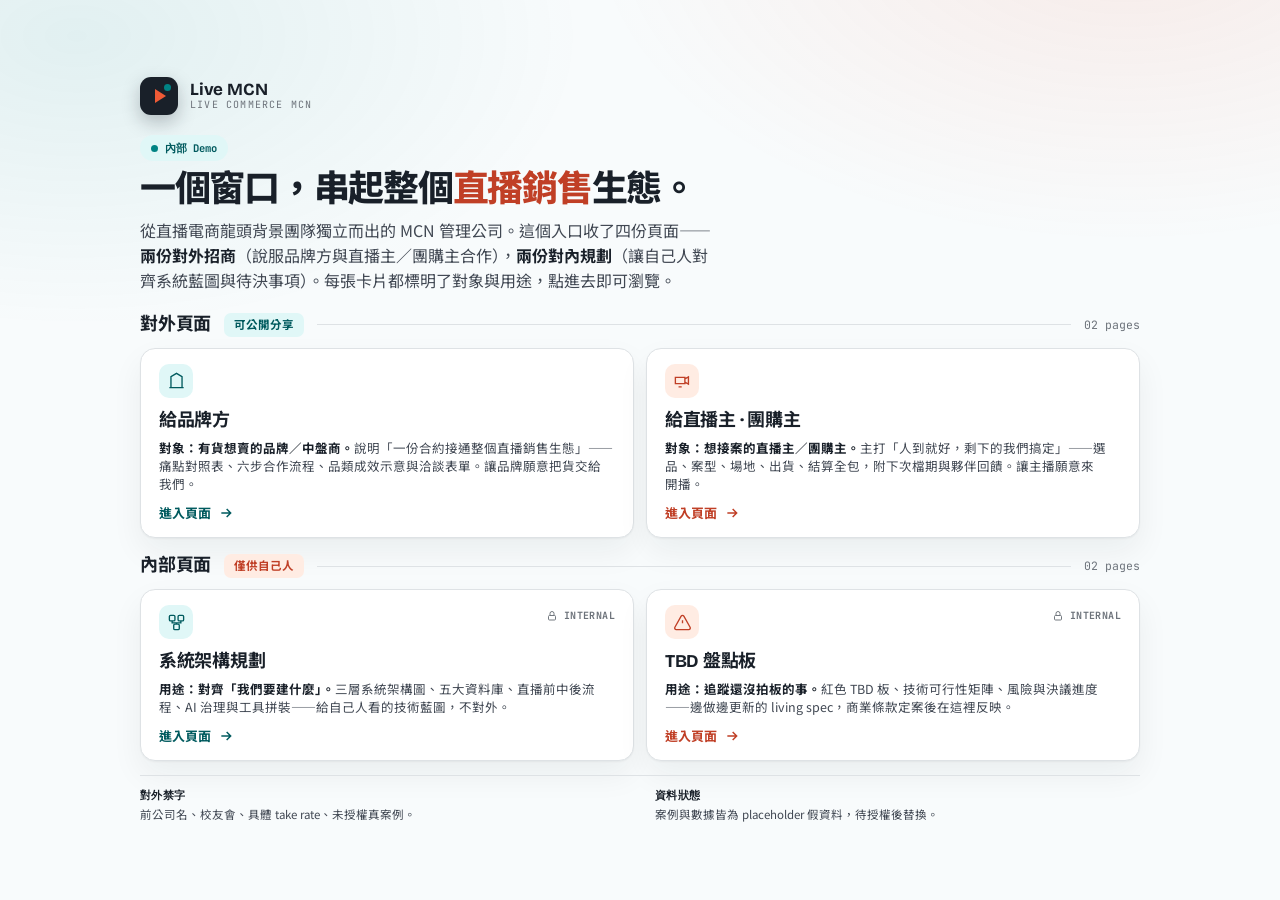
<file: index.html>
<!DOCTYPE html>
<html lang="zh-Hant">
<head>
<meta charset="UTF-8">
<meta name="viewport" content="width=device-width, initial-scale=1.0">
<title>Live MCN — 入口</title>
<link rel="preconnect" href="https://fonts.googleapis.com">
<link rel="preconnect" href="https://fonts.gstatic.com" crossorigin>
<link href="https://fonts.googleapis.com/css2?family=Bricolage+Grotesque:opsz,wght@12..96,600;12..96,700;12..96,800&family=JetBrains+Mono:wght@400;700&family=Noto+Sans+TC:wght@400;500;700;900&display=swap" rel="stylesheet">
<link rel="stylesheet" href="index.css">
</head>
<body>

<div class="shell">

  <div class="brand reveal d1">
    <div class="mark"></div>
    <div class="name">Live MCN<span>LIVE COMMERCE MCN</span></div>
  </div>

  <div class="lede reveal d2">
    <div class="stat-line"><span class="live"><i></i>內部 Demo</span></div>
    <h1>一個窗口，串起整個<em>直播銷售</em>生態。</h1>
    <p>從直播電商龍頭背景團隊獨立而出的 MCN 管理公司。這個入口收了四份頁面——<b>兩份對外招商</b>（說服品牌方與直播主／團購主合作），<b>兩份對內規劃</b>（讓自己人對齊系統藍圖與待決事項）。每張卡片都標明了對象與用途，點進去即可瀏覽。</p>
  </div>

  <section class="group reveal d3">
    <div class="group-head">
      <h2>對外頁面</h2>
      <span class="badge pub">可公開分享</span>
      <span class="rule"></span>
      <span class="meta">02 pages</span>
    </div>
    <div class="cards">
      <a class="card c-teal" href="pages/page1.html">
        <div class="ico"><svg viewBox="0 0 24 24"><path d="M3 21h18M5 21V7l7-4 7 4v14M9 9h0M9 13h0M9 17h0M15 9h0M15 13h0M15 17h0"/></svg></div>
        <h3>給品牌方</h3>
        <p><b>對象：有貨想賣的品牌／中盤商。</b>說明「一份合約接通整個直播銷售生態」——痛點對照表、六步合作流程、品類成效示意與洽談表單。讓品牌願意把貨交給我們。</p>
        <span class="go">進入頁面 <svg viewBox="0 0 24 24" fill="none" stroke="currentColor" stroke-width="2.2"><path d="M5 12h14M13 6l6 6-6 6"/></svg></span>
      </a>
      <a class="card c-coral" href="pages/page2.html">
        <div class="ico"><svg viewBox="0 0 24 24"><path d="M15 10l4.5-2.5v9L15 14M3 8h12v8H3zM7 20h4"/></svg></div>
        <h3>給直播主 · 團購主</h3>
        <p><b>對象：想接案的直播主／團購主。</b>主打「人到就好，剩下的我們搞定」——選品、案型、場地、出貨、結算全包，附下次檔期與夥伴回饋。讓主播願意來開播。</p>
        <span class="go">進入頁面 <svg viewBox="0 0 24 24" fill="none" stroke="currentColor" stroke-width="2.2"><path d="M5 12h14M13 6l6 6-6 6"/></svg></span>
      </a>
    </div>
  </section>

  <section class="group reveal d4">
    <div class="group-head">
      <h2>內部頁面</h2>
      <span class="badge int">僅供自己人</span>
      <span class="rule"></span>
      <span class="meta">02 pages</span>
    </div>
    <div class="cards">
      <a class="card c-teal" href="pages/page3.html">
        <span class="lock"><svg viewBox="0 0 24 24"><rect x="5" y="11" width="14" height="9" rx="2"/><path d="M8 11V7a4 4 0 0 1 8 0v4"/></svg>INTERNAL</span>
        <div class="ico"><svg viewBox="0 0 24 24"><rect x="3" y="3" width="7" height="7" rx="1.5"/><rect x="14" y="3" width="7" height="7" rx="1.5"/><rect x="8.5" y="14" width="7" height="7" rx="1.5"/><path d="M6.5 10v2.5h11V10M12 14v-1.5"/></svg></div>
        <h3>系統架構規劃</h3>
        <p><b>用途：對齊「我們要建什麼」。</b>三層系統架構圖、五大資料庫、直播前中後流程、AI 治理與工具拼裝——給自己人看的技術藍圖，不對外。</p>
        <span class="go">進入頁面 <svg viewBox="0 0 24 24" fill="none" stroke="currentColor" stroke-width="2.2"><path d="M5 12h14M13 6l6 6-6 6"/></svg></span>
      </a>
      <a class="card c-coral" href="pages/page4.html">
        <span class="lock"><svg viewBox="0 0 24 24"><rect x="5" y="11" width="14" height="9" rx="2"/><path d="M8 11V7a4 4 0 0 1 8 0v4"/></svg>INTERNAL</span>
        <div class="ico"><svg viewBox="0 0 24 24"><path d="M12 9v4M12 17h0M10.3 3.9 2.4 18a2 2 0 0 0 1.7 3h15.8a2 2 0 0 0 1.7-3L13.7 3.9a2 2 0 0 0-3.4 0z"/></svg></div>
        <h3>TBD 盤點板</h3>
        <p><b>用途：追蹤還沒拍板的事。</b>紅色 TBD 板、技術可行性矩陣、風險與決議進度——邊做邊更新的 living spec，商業條款定案後在這裡反映。</p>
        <span class="go">進入頁面 <svg viewBox="0 0 24 24" fill="none" stroke="currentColor" stroke-width="2.2"><path d="M5 12h14M13 6l6 6-6 6"/></svg></span>
      </a>
    </div>
  </section>

  <div class="foot reveal d5">
    <span><b>對外禁字</b>前公司名、校友會、具體 take rate、未授權真案例。</span>
    <span><b>資料狀態</b>案例與數據皆為 placeholder 假資料，待授權後替換。</span>
  </div>

</div>

</body>
</html>
</file>
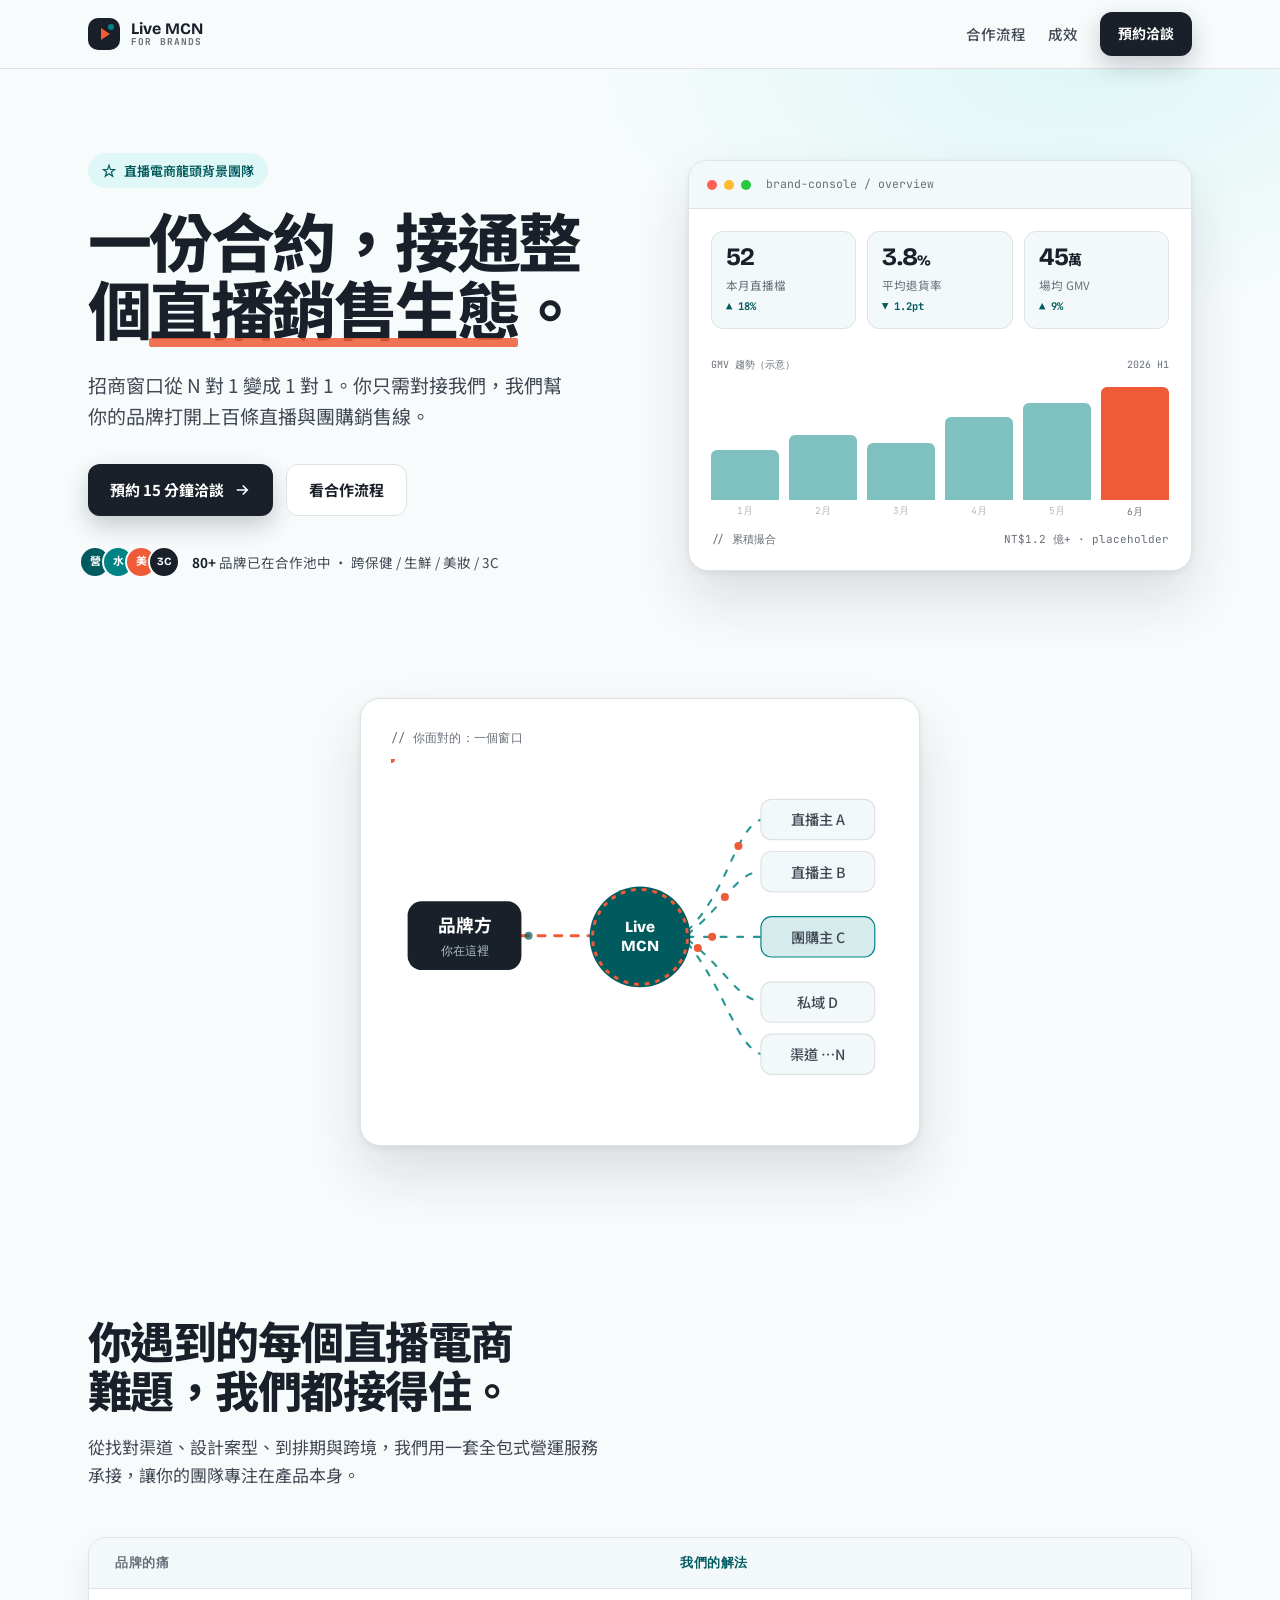
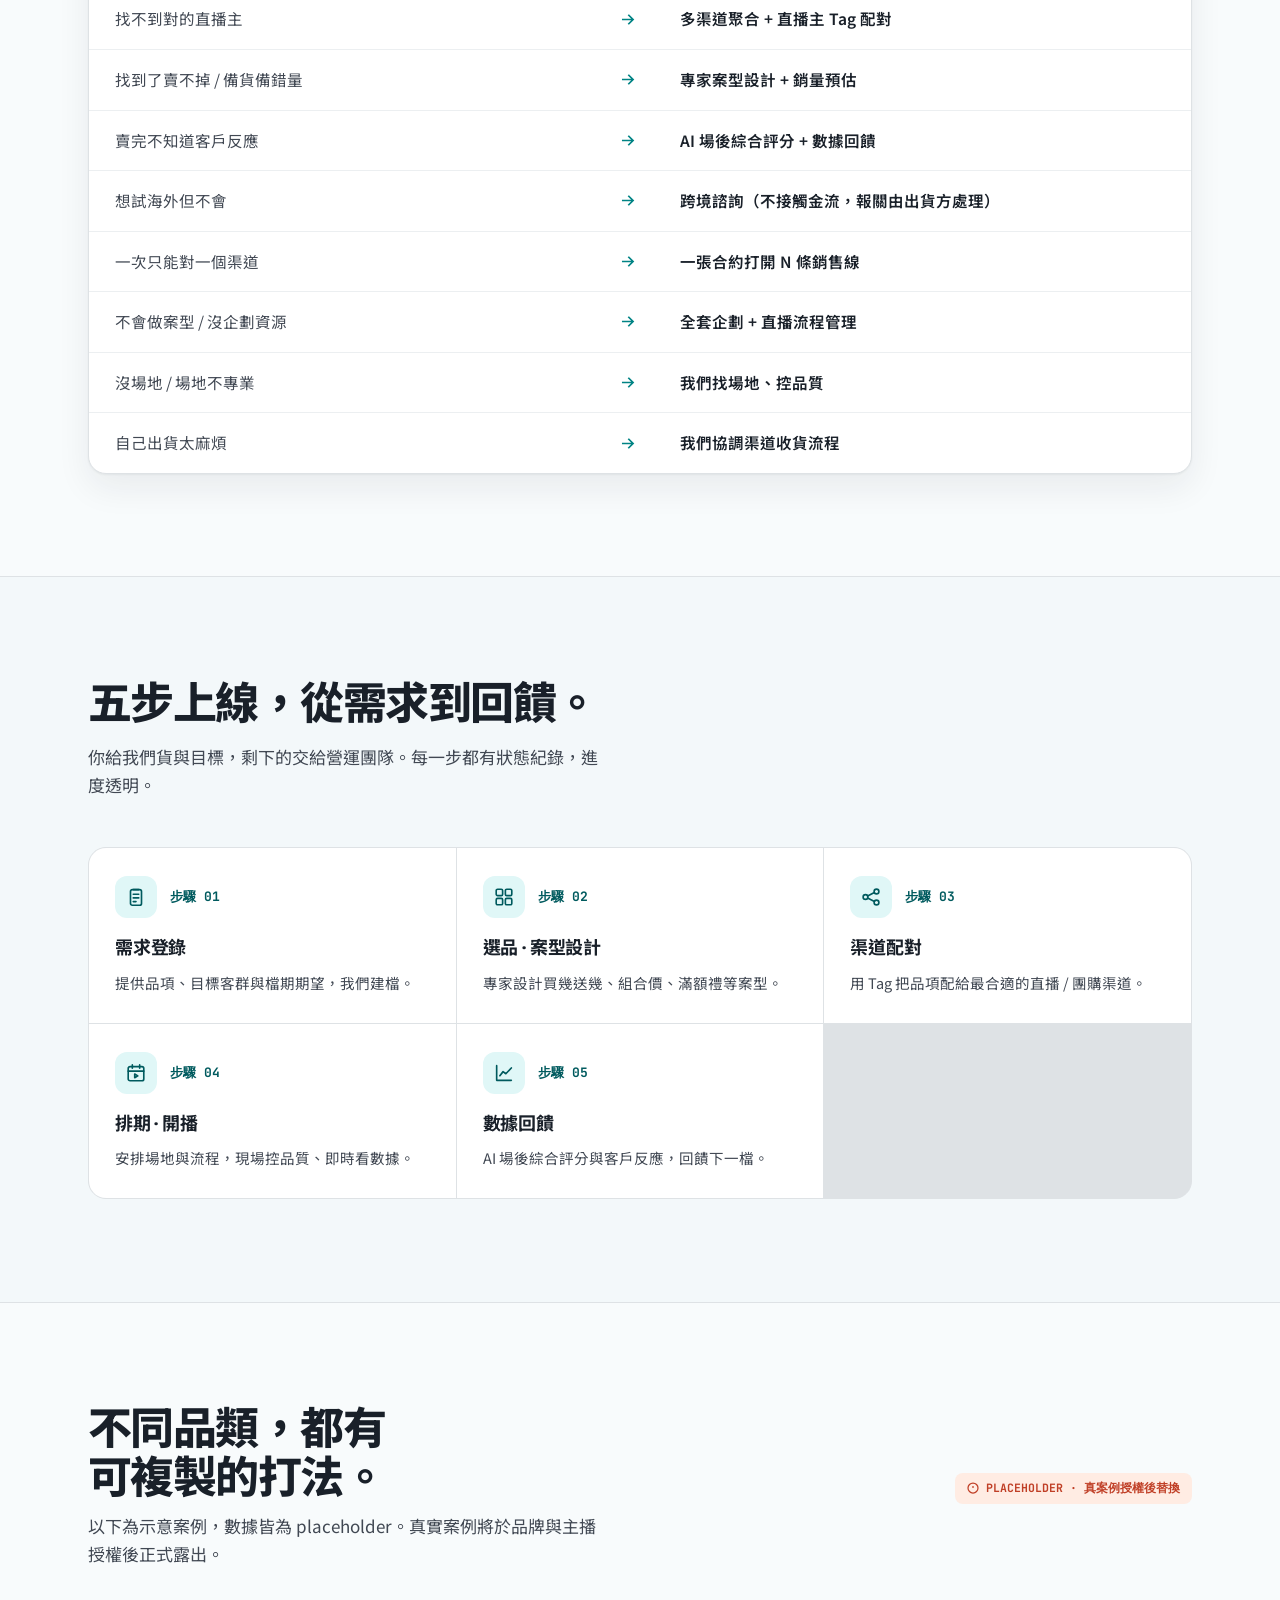
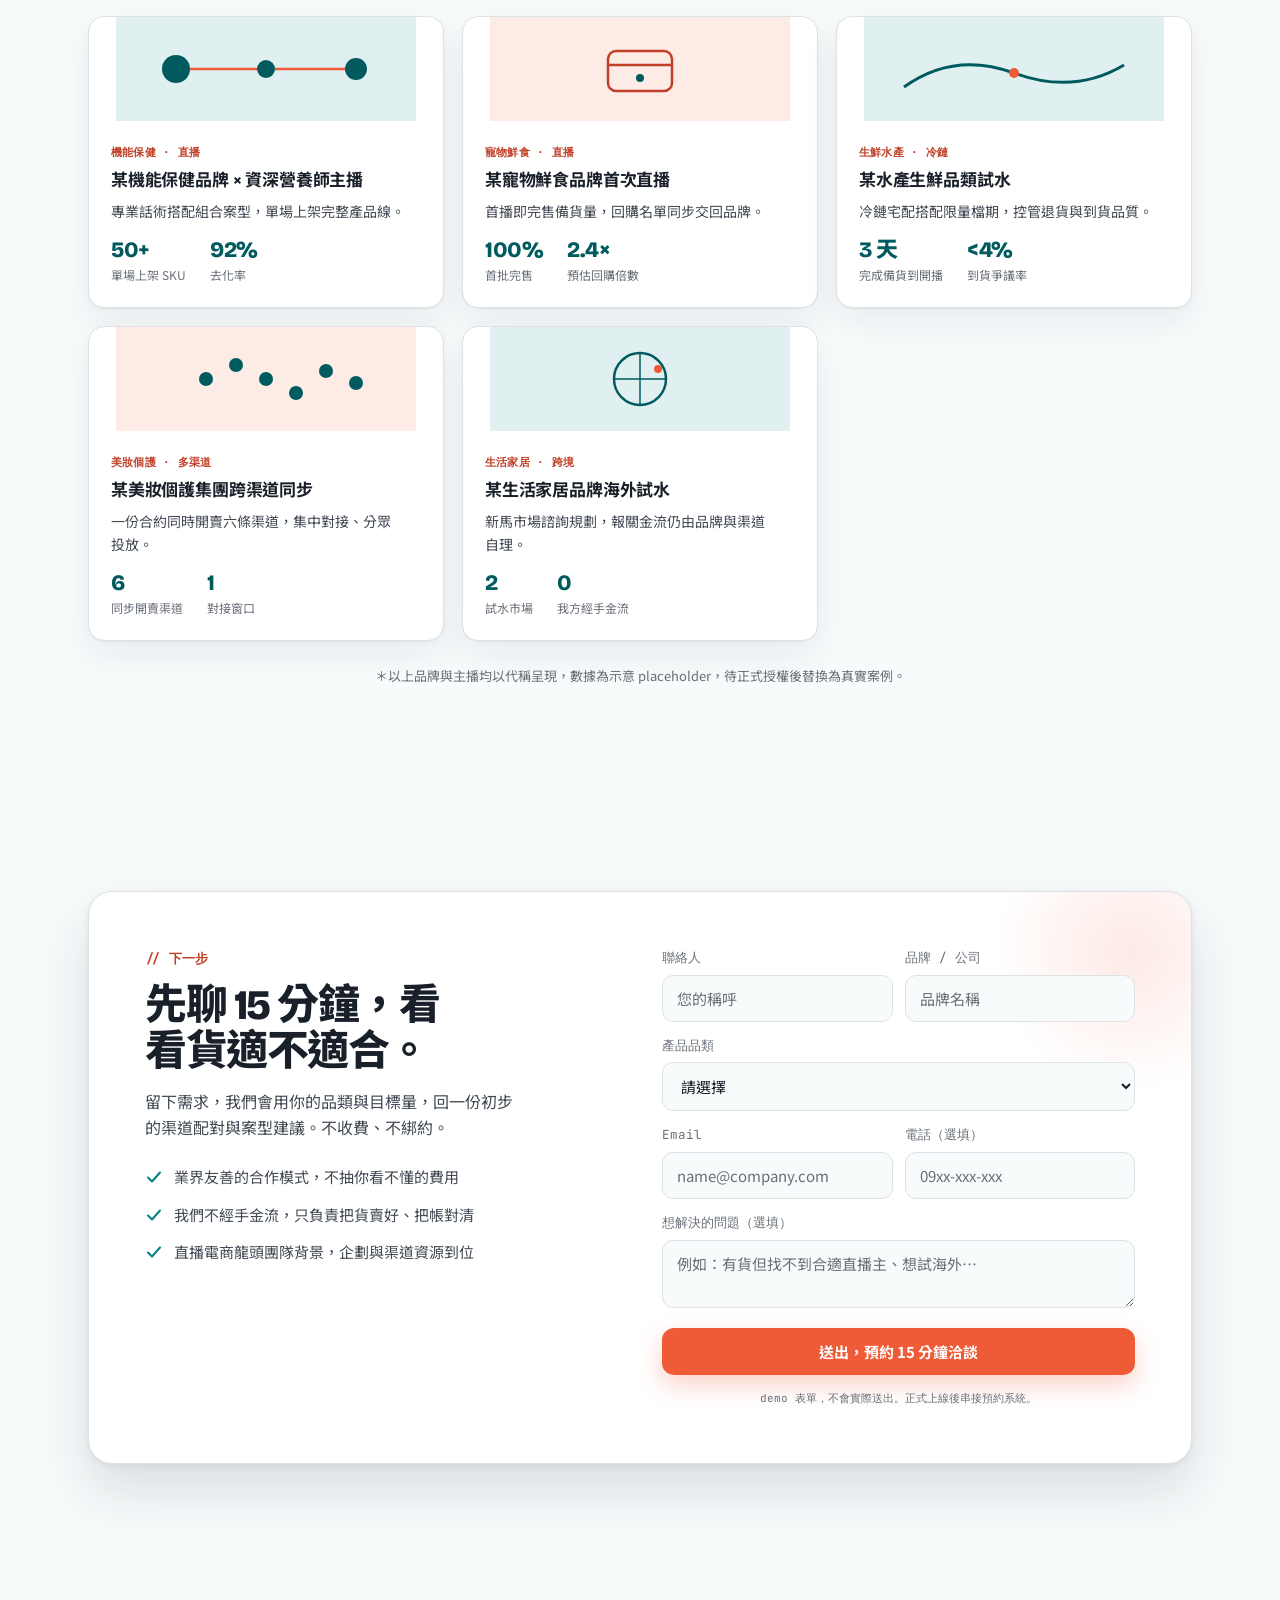
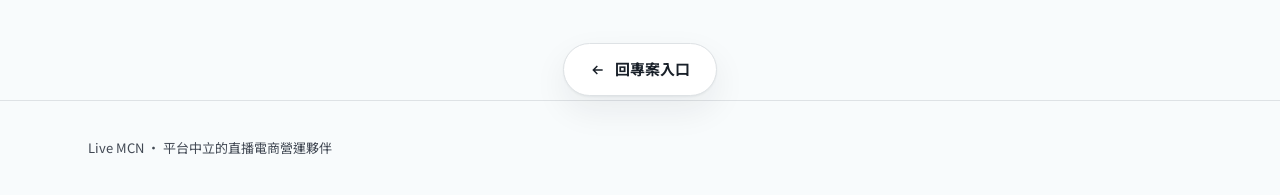
<file: pages/page1.html>
<!DOCTYPE html>
<html lang="zh-Hant">
<head>
<meta charset="UTF-8">
<meta name="viewport" content="width=device-width, initial-scale=1.0">
<title>Live MCN — 給品牌方</title>
<link rel="preconnect" href="https://fonts.googleapis.com">
<link rel="preconnect" href="https://fonts.gstatic.com" crossorigin>
<link href="https://fonts.googleapis.com/css2?family=Bricolage+Grotesque:opsz,wght@12..96,600;12..96,700;12..96,800&family=JetBrains+Mono:wght@400;700&family=Noto+Sans+TC:wght@400;500;700;900&display=swap" rel="stylesheet">
<link rel="stylesheet" href="page1.css">
</head>
<body>

<nav class="nav">
  <div class="wrap">
    <a class="logo" href="../index.html"><span class="m"></span><span class="t">Live MCN<span>FOR BRANDS</span></span></a>
    <div class="links">
      <a class="lnk" href="#how">合作流程</a>
      <a class="lnk" href="#cases">成效</a>
      <a class="btn btn-primary" href="#cta">預約洽談</a>
    </div>
  </div>
</nav>

<section class="hero">
  <div class="wrap">
    <div class="reveal d1">
      <span class="tagline"><svg viewBox="0 0 24 24"><path d="M12 2l2.4 7.4H22l-6 4.4 2.3 7.2L12 16.6 5.7 21l2.3-7.2-6-4.4h7.6z"/></svg>直播電商龍頭背景團隊</span>
      <h1>一份合約，接通整個<span class="u">直播銷售生態</span>。</h1>
      <p class="sub">招商窗口從 N 對 1 變成 1 對 1。你只需對接我們，我們幫你的品牌打開上百條直播與團購銷售線。</p>
      <div class="cta-row">
        <a class="btn btn-primary" href="#cta">預約 15 分鐘洽談 <svg viewBox="0 0 24 24" fill="none" stroke="currentColor" stroke-width="2.2"><path d="M5 12h14M13 6l6 6-6 6"/></svg></a>
        <a class="btn btn-ghost" href="#how">看合作流程</a>
      </div>
      <div class="trust">
        <span class="av"><span style="background:oklch(0.42 0.08 200)">營</span><span style="background:oklch(0.55 0.10 195)">水</span><span style="background:oklch(0.66 0.19 35)">美</span><span style="background:oklch(0.24 0.02 255)">3C</span></span>
        <span><b>80+</b> 品牌已在合作池中 · 跨保健 / 生鮮 / 美妝 / 3C</span>
      </div>
    </div>

    <div class="dash reveal d2" data-graphic>
      <div class="dash-top">
        <span class="d" style="background:#FF5F57"></span><span class="d" style="background:#FEBC2E"></span><span class="d" style="background:#28C840"></span>
        <span class="lbl">brand-console / overview</span>
      </div>
      <div class="dash-body">
        <div class="dash-kpis">
          <div class="kpi"><div class="v">52</div><div class="l">本月直播檔</div><div class="delta">▲ 18%</div></div>
          <div class="kpi"><div class="v">3.8<small>%</small></div><div class="l">平均退貨率</div><div class="delta">▼ 1.2pt</div></div>
          <div class="kpi"><div class="v">45<small>萬</small></div><div class="l">場均 GMV</div><div class="delta">▲ 9%</div></div>
        </div>
        <div class="chart">
          <div class="axis"><span>GMV 趨勢（示意）</span><span>2026 H1</span></div>
          <div class="bars">
            <div class="bar" style="height:42%"><span>1月</span></div>
            <div class="bar" style="height:55%"><span>2月</span></div>
            <div class="bar" style="height:48%"><span>3月</span></div>
            <div class="bar" style="height:70%"><span>4月</span></div>
            <div class="bar" style="height:82%"><span>5月</span></div>
            <div class="bar on" style="height:96%"><span>6月</span></div>
          </div>
        </div>
        <div class="dash-foot"><span>// 累積撮合</span><span>NT$1.2 億+ · placeholder</span></div>
      </div>
    </div>
  </div>
</section>

<section class="window-sec">
  <div class="wrap">
    <div class="diagram sr">
      <div class="cap">// 你面對的：一個窗口</div>
      <svg viewBox="0 0 420 300" fill="none" aria-label="一份合約接通多條銷售渠道示意圖">
        <!-- connection lines (behind nodes) -->
        <g stroke="oklch(0.55 0.10 195)" stroke-width="1.8" stroke-linecap="round" opacity="0.85">
          <path class="flowline" d="M250 145 C285 110, 290 60, 312 51"/>
          <path class="flowline" d="M250 148 C285 120, 290 96, 312 95"/>
          <path class="flowline" d="M250 150 H312"/>
          <path class="flowline" d="M250 152 C285 180, 290 200, 312 205"/>
          <path class="flowline" d="M250 155 C285 200, 290 240, 312 249"/>
        </g>
        <!-- signal dots travelling hub -> channels -->
        <g fill="oklch(0.66 0.19 35)">
          <circle r="3.4"><animateMotion dur="2.4s" begin="0s" repeatCount="indefinite" path="M250 145 C285 110, 290 60, 312 51"/><animate attributeName="opacity" dur="2.4s" begin="0s" repeatCount="indefinite" values="0;1;1;0" keyTimes="0;0.12;0.82;1"/></circle>
          <circle r="3.4"><animateMotion dur="2.4s" begin="0.48s" repeatCount="indefinite" path="M250 148 C285 120, 290 96, 312 95"/><animate attributeName="opacity" dur="2.4s" begin="0.48s" repeatCount="indefinite" values="0;1;1;0" keyTimes="0;0.12;0.82;1"/></circle>
          <circle r="3.4"><animateMotion dur="2.4s" begin="0.96s" repeatCount="indefinite" path="M250 150 H312"/><animate attributeName="opacity" dur="2.4s" begin="0.96s" repeatCount="indefinite" values="0;1;1;0" keyTimes="0;0.12;0.82;1"/></circle>
          <circle r="3.4"><animateMotion dur="2.4s" begin="1.44s" repeatCount="indefinite" path="M250 152 C285 180, 290 200, 312 205"/><animate attributeName="opacity" dur="2.4s" begin="1.44s" repeatCount="indefinite" values="0;1;1;0" keyTimes="0;0.12;0.82;1"/></circle>
          <circle r="3.4"><animateMotion dur="2.4s" begin="1.92s" repeatCount="indefinite" path="M250 155 C285 200, 290 240, 312 249"/><animate attributeName="opacity" dur="2.4s" begin="1.92s" repeatCount="indefinite" values="0;1;1;0" keyTimes="0;0.12;0.82;1"/></circle>
        </g>
        <!-- connection brand->hub (flowing) -->
        <path class="feed" d="M110 149 H168" stroke="oklch(0.66 0.19 35)" stroke-width="2.5" stroke-linecap="round"/>
        <circle r="3.4" fill="oklch(0.42 0.08 200)"><animateMotion dur="1.6s" repeatCount="indefinite" path="M110 149 H168"/><animate attributeName="opacity" dur="1.6s" repeatCount="indefinite" values="0;1;1;0" keyTimes="0;0.15;0.8;1"/></circle>
        <!-- left: brand -->
        <rect x="14" y="120" width="96" height="58" rx="12" fill="oklch(0.24 0.02 255)"/>
        <text x="62" y="146" text-anchor="middle" fill="#fff" font-family="Noto Sans TC" font-size="15" font-weight="700">品牌方</text>
        <text x="62" y="165" text-anchor="middle" fill="oklch(0.80 0.02 230)" font-family="JetBrains Mono" font-size="10">你在這裡</text>
        <!-- center hub (breathing) -->
        <circle cx="210" cy="150" r="40" fill="oklch(0.42 0.08 200)"><animate attributeName="r" values="40;42.5;40" dur="3.6s" repeatCount="indefinite" calcMode="spline" keyTimes="0;0.5;1" keySplines="0.4 0 0.6 1;0.4 0 0.6 1"/></circle>
        <circle cx="210" cy="150" r="40" fill="none" stroke="oklch(0.66 0.19 35)" stroke-width="2.5" stroke-dasharray="4 5"><animateTransform attributeName="transform" type="rotate" from="0 210 150" to="360 210 150" dur="16s" repeatCount="indefinite"/></circle>
        <text x="210" y="146" text-anchor="middle" fill="#fff" font-family="Bricolage Grotesque" font-size="13" font-weight="800">Live</text>
        <text x="210" y="162" text-anchor="middle" fill="#fff" font-family="Bricolage Grotesque" font-size="13" font-weight="800">MCN</text>
        <!-- right channels -->
        <g font-family="Noto Sans TC" font-size="12" fill="oklch(0.40 0.02 255)" font-weight="500">
          <g><rect x="312" y="34" width="96" height="34" rx="9" fill="oklch(0.975 0.006 230)" stroke="oklch(0.91 0.006 240)"/><text x="360" y="56" text-anchor="middle">直播主 A</text></g>
          <g><rect x="312" y="78" width="96" height="34" rx="9" fill="oklch(0.975 0.006 230)" stroke="oklch(0.91 0.006 240)"/><text x="360" y="100" text-anchor="middle">直播主 B</text></g>
          <g><rect class="hl" x="312" y="133" width="96" height="34" rx="9" fill="oklch(0.55 0.10 195 / 0.16)" stroke="oklch(0.55 0.10 195)"/><text x="360" y="155" text-anchor="middle">團購主 C</text></g>
          <g><rect x="312" y="188" width="96" height="34" rx="9" fill="oklch(0.975 0.006 230)" stroke="oklch(0.91 0.006 240)"/><text x="360" y="210" text-anchor="middle">私域 D</text></g>
          <g><rect x="312" y="232" width="96" height="34" rx="9" fill="oklch(0.975 0.006 230)" stroke="oklch(0.91 0.006 240)"/><text x="360" y="254" text-anchor="middle">渠道 …N</text></g>
        </g>
      </svg>
    </div>
  </div>
</section>

<section id="how">
  <div class="wrap">
    <h2 class="sec">你遇到的每個直播電商難題，我們都接得住。</h2>
    <p class="sec-lead">從找對渠道、設計案型、到排期與跨境，我們用一套全包式營運服務承接，讓你的團隊專注在產品本身。</p>
    <div class="ps">
      <div class="ps-head"><div class="a">品牌的痛</div><div class="mid"></div><div class="b">我們的解法</div></div>
      <div class="ps-row"><div class="a">找不到對的直播主</div><div class="mid"><svg viewBox="0 0 24 24"><path d="M5 12h14M13 6l6 6-6 6"/></svg></div><div class="b">多渠道聚合 + 直播主 Tag 配對</div></div>
      <div class="ps-row"><div class="a">找到了賣不掉 / 備貨備錯量</div><div class="mid"><svg viewBox="0 0 24 24"><path d="M5 12h14M13 6l6 6-6 6"/></svg></div><div class="b">專家案型設計 + 銷量預估</div></div>
      <div class="ps-row"><div class="a">賣完不知道客戶反應</div><div class="mid"><svg viewBox="0 0 24 24"><path d="M5 12h14M13 6l6 6-6 6"/></svg></div><div class="b">AI 場後綜合評分 + 數據回饋</div></div>
      <div class="ps-row"><div class="a">想試海外但不會</div><div class="mid"><svg viewBox="0 0 24 24"><path d="M5 12h14M13 6l6 6-6 6"/></svg></div><div class="b">跨境諮詢（不接觸金流，報關由出貨方處理）</div></div>
      <div class="ps-row"><div class="a">一次只能對一個渠道</div><div class="mid"><svg viewBox="0 0 24 24"><path d="M5 12h14M13 6l6 6-6 6"/></svg></div><div class="b">一張合約打開 N 條銷售線</div></div>
      <div class="ps-row"><div class="a">不會做案型 / 沒企劃資源</div><div class="mid"><svg viewBox="0 0 24 24"><path d="M5 12h14M13 6l6 6-6 6"/></svg></div><div class="b">全套企劃 + 直播流程管理</div></div>
      <div class="ps-row"><div class="a">沒場地 / 場地不專業</div><div class="mid"><svg viewBox="0 0 24 24"><path d="M5 12h14M13 6l6 6-6 6"/></svg></div><div class="b">我們找場地、控品質</div></div>
      <div class="ps-row"><div class="a">自己出貨太麻煩</div><div class="mid"><svg viewBox="0 0 24 24"><path d="M5 12h14M13 6l6 6-6 6"/></svg></div><div class="b">我們協調渠道收貨流程</div></div>
    </div>
  </div>
</section>

<section id="how2" style="background:var(--panel);border-block:1px solid var(--line)">
  <div class="wrap">
    <h2 class="sec">五步上線，從需求到回饋。</h2>
    <p class="sec-lead">你給我們貨與目標，剩下的交給營運團隊。每一步都有狀態紀錄，進度透明。</p>
    <div class="steps">
      <div class="step sr">
        <div class="step-h">
          <span class="stepico"><svg viewBox="0 0 24 24"><rect x="6" y="4" width="12" height="17" rx="2"/><path d="M9 4h6M9 9h6M9 13h6M9 17h3"/></svg></span>
          <span class="n">步驟 01</span>
        </div>
        <h4>需求登錄</h4><p>提供品項、目標客群與檔期期望，我們建檔。</p>
      </div>
      <div class="step sr">
        <div class="step-h">
          <span class="stepico"><svg viewBox="0 0 24 24"><rect x="3.5" y="3.5" width="7" height="7" rx="1.5"/><rect x="13.5" y="3.5" width="7" height="7" rx="1.5"/><rect x="3.5" y="13.5" width="7" height="7" rx="1.5"/><rect x="13.5" y="13.5" width="7" height="7" rx="1.5"/></svg></span>
          <span class="n">步驟 02</span>
        </div>
        <h4>選品 · 案型設計</h4><p>專家設計買幾送幾、組合價、滿額禮等案型。</p>
      </div>
      <div class="step sr">
        <div class="step-h">
          <span class="stepico"><svg viewBox="0 0 24 24"><circle cx="6" cy="12" r="2.6"/><circle cx="18" cy="6" r="2.6"/><circle cx="18" cy="18" r="2.6"/><path d="M8.3 10.9 15.7 7.1M8.3 13.1 15.7 16.9"/></svg></span>
          <span class="n">步驟 03</span>
        </div>
        <h4>渠道配對</h4><p>用 Tag 把品項配給最合適的直播 / 團購渠道。</p>
      </div>
      <div class="step sr">
        <div class="step-h">
          <span class="stepico"><svg viewBox="0 0 24 24"><rect x="3.5" y="5" width="17" height="15.5" rx="2"/><path d="M3.5 10h17M8 3.2v3.6M16 3.2v3.6"/><path d="M10.6 13.1v4l3.4-2z"/></svg></span>
          <span class="n">步驟 04</span>
        </div>
        <h4>排期 · 開播</h4><p>安排場地與流程，現場控品質、即時看數據。</p>
      </div>
      <div class="step sr">
        <div class="step-h">
          <span class="stepico"><svg viewBox="0 0 24 24"><path d="M4 4v16h16"/><path d="M7.5 15l3.5-4.5 3 2.3L20 6.5"/></svg></span>
          <span class="n">步驟 05</span>
        </div>
        <h4>數據回饋</h4><p>AI 場後綜合評分與客戶反應，回饋下一檔。</p>
      </div>
    </div>
  </div>
</section>

<section id="cases">
  <div class="wrap">
    <div style="display:flex;align-items:flex-end;justify-content:space-between;gap:24px;flex-wrap:wrap;margin-bottom:8px">
      <h2 class="sec" style="margin-bottom:0">不同品類，都有可複製的打法。</h2>
      <span class="placeholder-tag"><svg width="12" height="12" viewBox="0 0 24 24" fill="none" stroke="currentColor" stroke-width="2.5"><circle cx="12" cy="12" r="10"/><path d="M12 8v4M12 16h0"/></svg>PLACEHOLDER · 真案例授權後替換</span>
    </div>
    <p class="sec-lead">以下為示意案例，數據皆為 placeholder。真實案例將於品牌與主播授權後正式露出。</p>
    <div class="cases">
      <article class="case sr">
        <div class="top"><svg viewBox="0 0 300 104"><rect width="300" height="104" fill="oklch(0.55 0.10 195 / 0.12)"/><g fill="oklch(0.42 0.08 200)"><circle cx="60" cy="52" r="14"/><circle cx="150" cy="52" r="9"/><circle cx="240" cy="52" r="11"/></g><path d="M74 52H141M159 52H229" stroke="oklch(0.66 0.19 35)" stroke-width="2.5"/></svg></div>
        <div class="body"><span class="cat">機能保健 · 直播</span><h4>某機能保健品牌 × 資深營養師主播</h4><p>專業話術搭配組合案型，單場上架完整產品線。</p><div class="metric"><div><div class="mv">50+</div><div class="ml">單場上架 SKU</div></div><div><div class="mv">92%</div><div class="ml">去化率</div></div></div></div>
      </article>
      <article class="case sr">
        <div class="top"><svg viewBox="0 0 300 104"><rect width="300" height="104" fill="oklch(0.66 0.19 35 / 0.12)"/><g fill="none" stroke="oklch(0.55 0.17 33)" stroke-width="2.5"><rect x="118" y="34" width="64" height="40" rx="8"/><path d="M118 48h64"/></g><circle cx="150" cy="61" r="4" fill="oklch(0.42 0.08 200)"/></svg></div>
        <div class="body"><span class="cat">寵物鮮食 · 直播</span><h4>某寵物鮮食品牌首次直播</h4><p>首播即完售備貨量，回購名單同步交回品牌。</p><div class="metric"><div><div class="mv">100%</div><div class="ml">首批完售</div></div><div><div class="mv">2.4×</div><div class="ml">預估回購倍數</div></div></div></div>
      </article>
      <article class="case sr">
        <div class="top"><svg viewBox="0 0 300 104"><rect width="300" height="104" fill="oklch(0.55 0.10 195 / 0.12)"/><path d="M40 70 Q90 34 150 56 T260 48" stroke="oklch(0.42 0.08 200)" stroke-width="3" fill="none"/><circle cx="150" cy="56" r="5" fill="oklch(0.66 0.19 35)"/></svg></div>
        <div class="body"><span class="cat">生鮮水產 · 冷鏈</span><h4>某水產生鮮品類試水</h4><p>冷鏈宅配搭配限量檔期，控管退貨與到貨品質。</p><div class="metric"><div><div class="mv">3 天</div><div class="ml">完成備貨到開播</div></div><div><div class="mv">&lt;4%</div><div class="ml">到貨爭議率</div></div></div></div>
      </article>
      <article class="case sr">
        <div class="top"><svg viewBox="0 0 300 104"><rect width="300" height="104" fill="oklch(0.66 0.19 35 / 0.12)"/><g fill="oklch(0.42 0.08 200)"><circle cx="90" cy="52" r="7"/><circle cx="120" cy="38" r="7"/><circle cx="150" cy="52" r="7"/><circle cx="180" cy="66" r="7"/><circle cx="210" cy="44" r="7"/><circle cx="240" cy="56" r="7"/></g></svg></div>
        <div class="body"><span class="cat">美妝個護 · 多渠道</span><h4>某美妝個護集團跨渠道同步</h4><p>一份合約同時開賣六條渠道，集中對接、分眾投放。</p><div class="metric"><div><div class="mv">6</div><div class="ml">同步開賣渠道</div></div><div><div class="mv">1</div><div class="ml">對接窗口</div></div></div></div>
      </article>
      <article class="case sr">
        <div class="top"><svg viewBox="0 0 300 104"><rect width="300" height="104" fill="oklch(0.55 0.10 195 / 0.12)"/><circle cx="150" cy="52" r="26" fill="none" stroke="oklch(0.42 0.08 200)" stroke-width="2.5"/><path d="M124 52h52M150 26v52" stroke="oklch(0.42 0.08 200)" stroke-width="1.5"/><circle cx="168" cy="42" r="4" fill="oklch(0.66 0.19 35)"/></svg></div>
        <div class="body"><span class="cat">生活家居 · 跨境</span><h4>某生活家居品牌海外試水</h4><p>新馬市場諮詢規劃，報關金流仍由品牌與渠道自理。</p><div class="metric"><div><div class="mv">2</div><div class="ml">試水市場</div></div><div><div class="mv">0</div><div class="ml">我方經手金流</div></div></div></div>
      </article>
    </div>
    <p class="case-note">＊以上品牌與主播均以代稱呈現，數據為示意 placeholder，待正式授權後替換為真實案例。</p>
  </div>
</section>

<section class="cta-sec" id="cta">
  <div class="wrap">
    <div class="cta-wrap sr">
      <div class="cta-l">
        <div class="kicker">// 下一步</div>
        <h2>先聊 15 分鐘，看看貨適不適合。</h2>
        <p>留下需求，我們會用你的品類與目標量，回一份初步的渠道配對與案型建議。不收費、不綁約。</p>
        <ul class="cta-bullets">
          <li><svg width="18" height="18" viewBox="0 0 18 18" fill="none"><path d="M3 9.5l4 4 8-9" stroke="currentColor" stroke-width="2" stroke-linecap="round" stroke-linejoin="round"/></svg>業界友善的合作模式，不抽你看不懂的費用</li>
          <li><svg width="18" height="18" viewBox="0 0 18 18" fill="none"><path d="M3 9.5l4 4 8-9" stroke="currentColor" stroke-width="2" stroke-linecap="round" stroke-linejoin="round"/></svg>我們不經手金流，只負責把貨賣好、把帳對清</li>
          <li><svg width="18" height="18" viewBox="0 0 18 18" fill="none"><path d="M3 9.5l4 4 8-9" stroke="currentColor" stroke-width="2" stroke-linecap="round" stroke-linejoin="round"/></svg>直播電商龍頭團隊背景，企劃與渠道資源到位</li>
        </ul>
      </div>
      <form onsubmit="event.preventDefault();document.getElementById('t1').classList.add('show');this.reset();">
        <div class="two">
          <div class="fld"><label>聯絡人</label><input required placeholder="您的稱呼"></div>
          <div class="fld"><label>品牌 / 公司</label><input required placeholder="品牌名稱"></div>
        </div>
        <div class="fld"><label>產品品類</label>
          <select required><option value="" disabled selected>請選擇</option><option>機能保健</option><option>美妝個護</option><option>食品生鮮</option><option>寵物</option><option>生活家居 / 3C</option><option>其他</option></select>
        </div>
        <div class="two">
          <div class="fld"><label>Email</label><input type="email" required placeholder="name@company.com"></div>
          <div class="fld"><label>電話（選填）</label><input placeholder="09xx-xxx-xxx"></div>
        </div>
        <div class="fld"><label>想解決的問題（選填）</label><textarea rows="2" placeholder="例如：有貨但找不到合適直播主、想試海外…"></textarea></div>
        <button class="btn btn-primary" type="submit">送出，預約 15 分鐘洽談</button>
        <div class="form-note">demo 表單，不會實際送出。正式上線後串接預約系統。</div>
        <div class="toast" id="t1">已收到（demo）。正式版會回覆一份初步配對建議。</div>
      </form>
    </div>
  </div>
</section>

<div class="wrap">
  <div class="backhome"><a href="../index.html"><svg viewBox="0 0 24 24"><path d="M19 12H5M11 18l-6-6 6-6"/></svg>回專案入口</a></div>
</div>

<footer>
  <div class="wrap">
    <span>Live MCN · 平台中立的直播電商營運夥伴</span>
  </div>
</footer>

<script>
const io=new IntersectionObserver((es)=>{es.forEach(e=>{if(e.isIntersecting){e.target.classList.add('in');io.unobserve(e.target)}})},{threshold:0.12});
document.querySelectorAll('.sr').forEach((el,i)=>{el.style.transitionDelay=((i%3)*0.07)+'s';io.observe(el)});
</script>

</body>
</html>
</file>
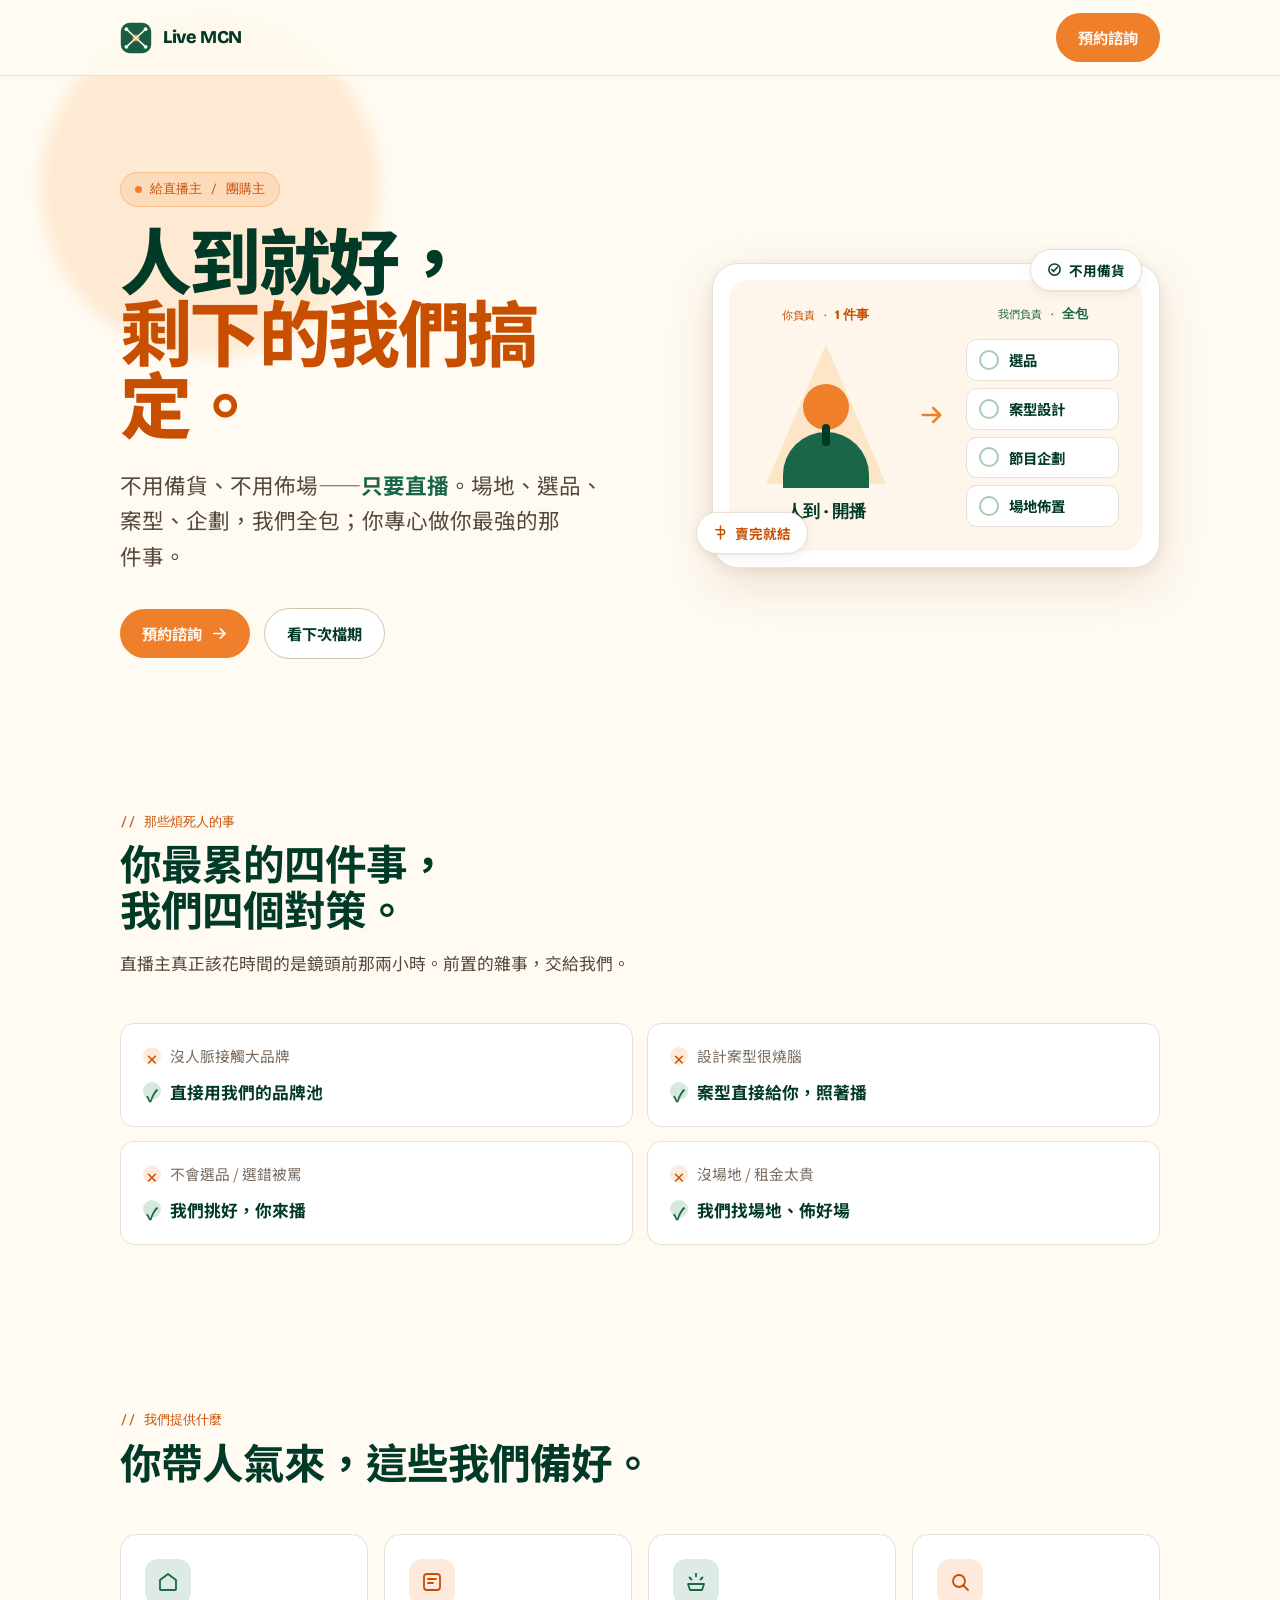
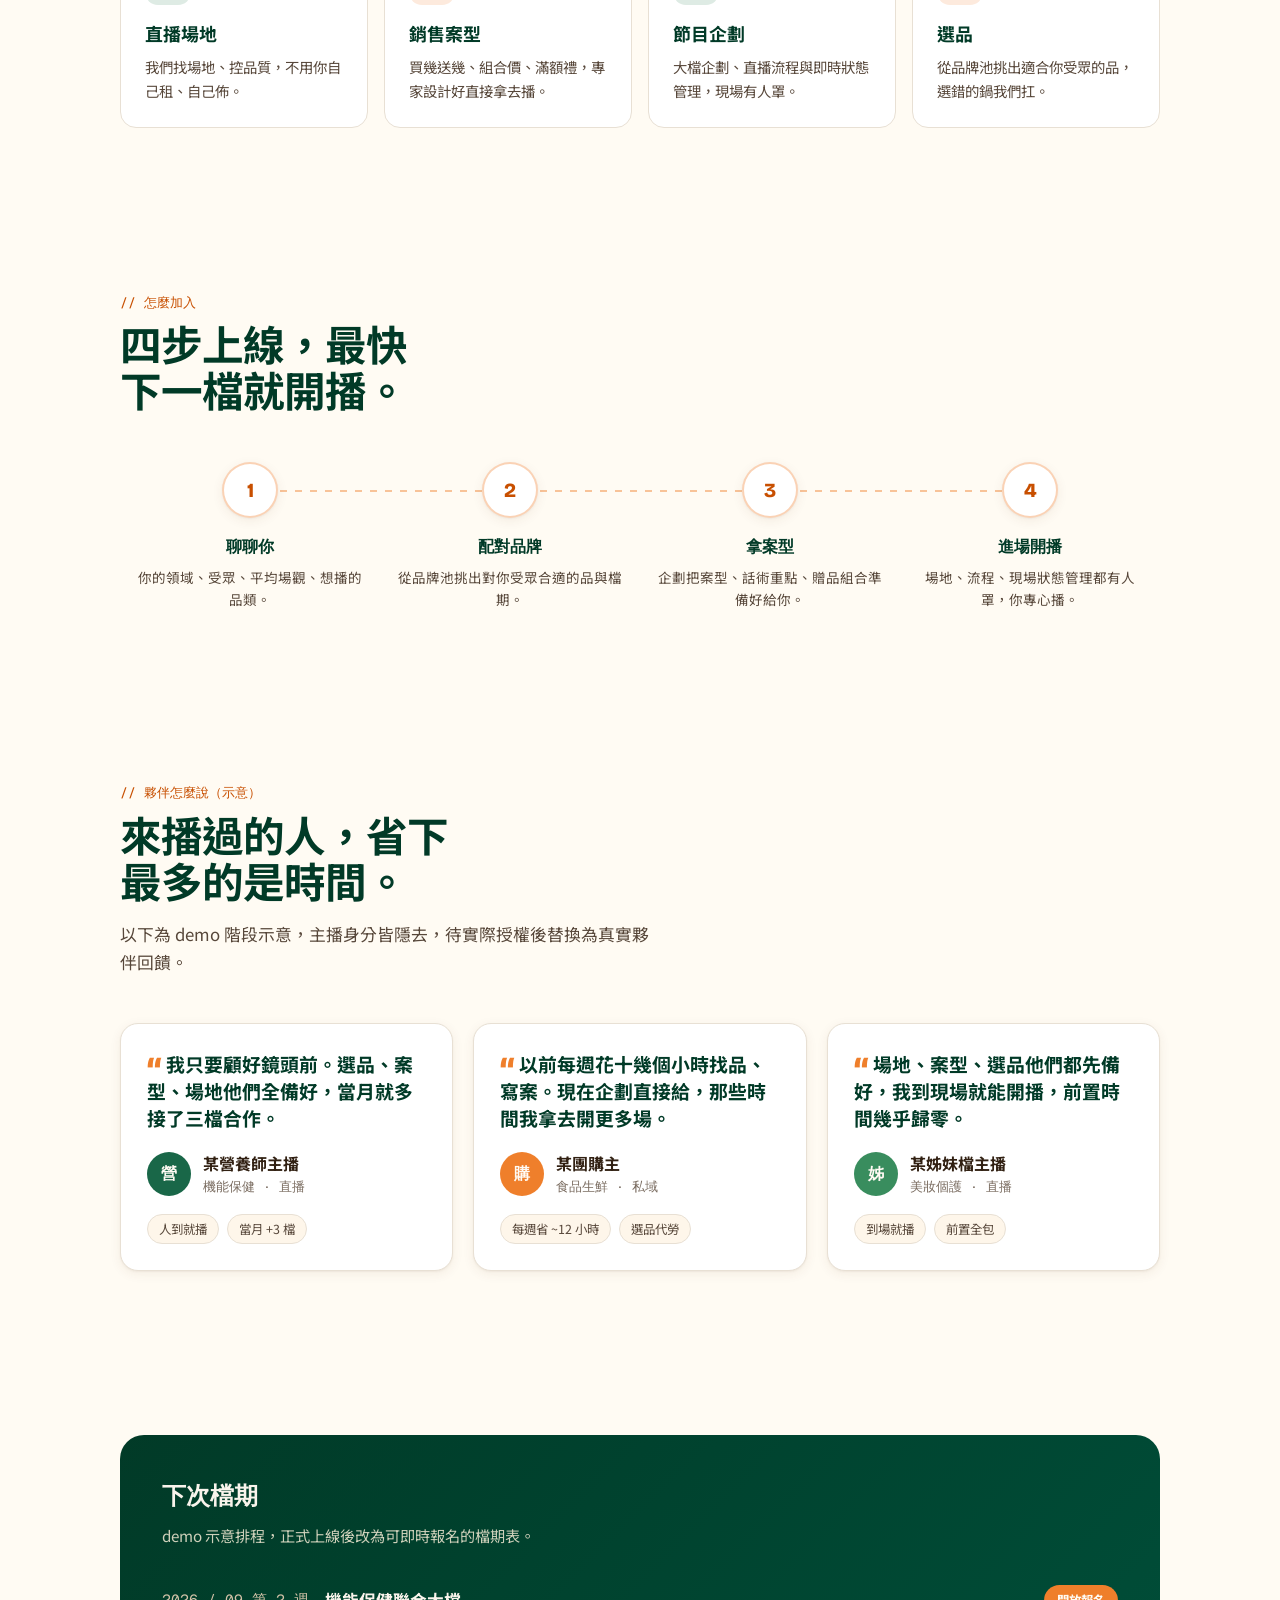
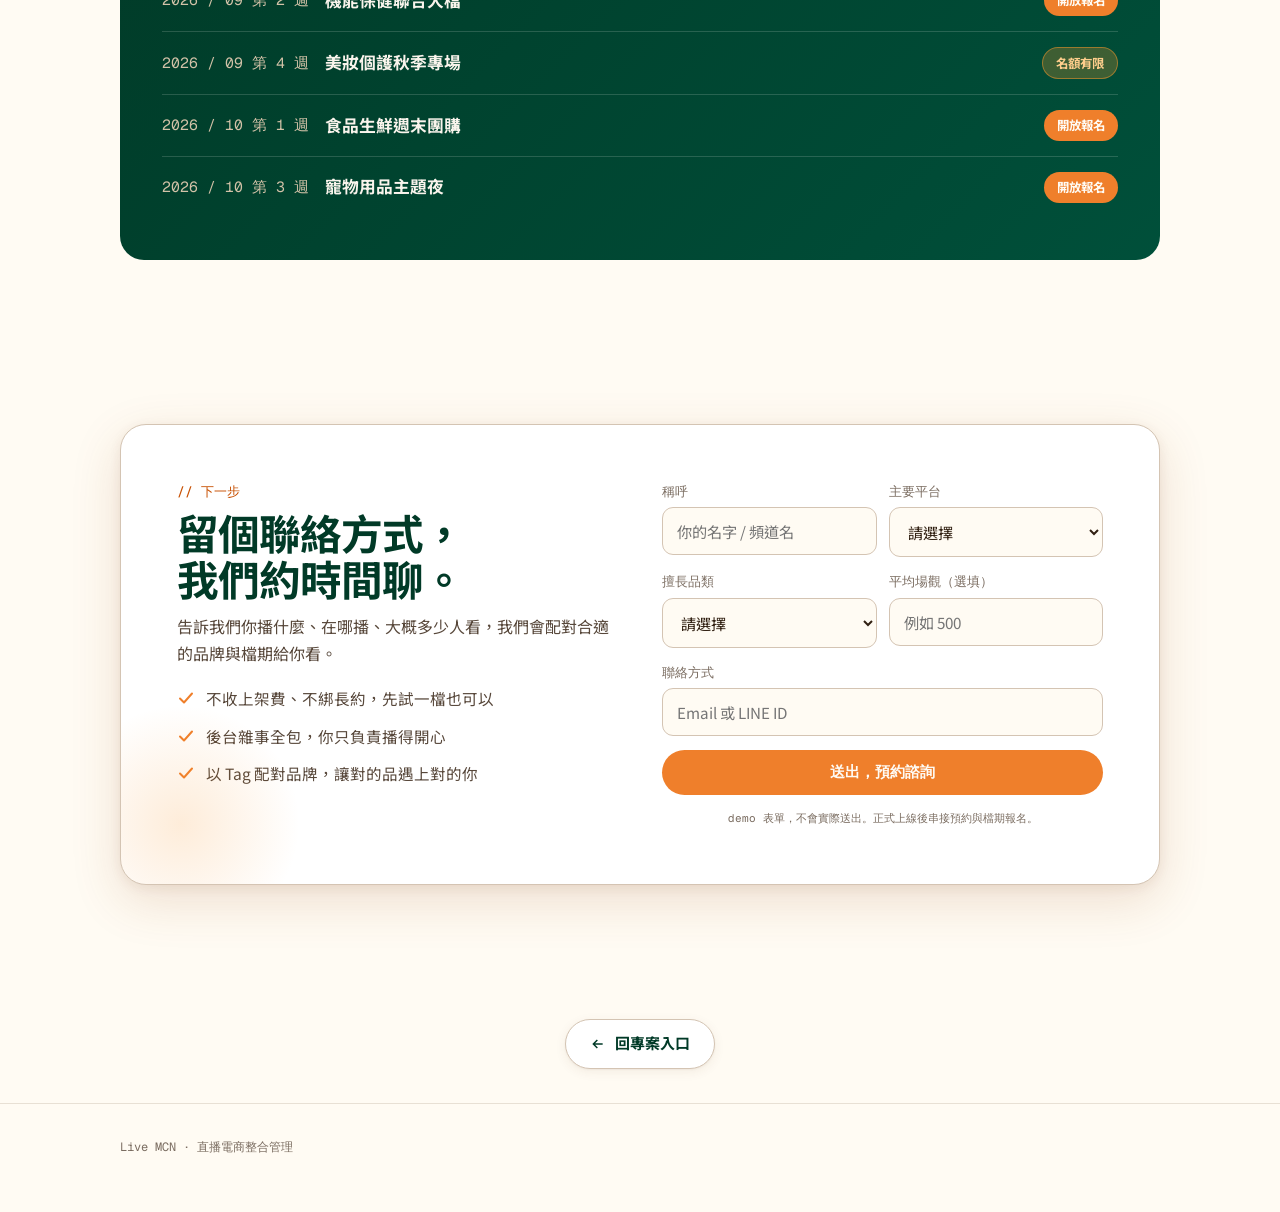
<file: pages/page2.html>
<!DOCTYPE html>
<html lang="zh-Hant">
<head>
<meta charset="UTF-8">
<meta name="viewport" content="width=device-width, initial-scale=1.0">
<title>Live MCN · 給直播主：人到就好，剩下的我們搞定</title>
<link rel="preconnect" href="https://fonts.googleapis.com">
<link rel="preconnect" href="https://fonts.gstatic.com" crossorigin>
<link href="https://fonts.googleapis.com/css2?family=Bricolage+Grotesque:opsz,wght@12..96,400;12..96,600;12..96,700;12..96,800&family=Noto+Sans+TC:wght@400;500;700;900&family=Geist+Mono:wght@400;500&display=swap" rel="stylesheet">
<style>
:root{
  --bg: oklch(0.99 0.012 86);
  --surface: oklch(1 0 0);
  --surface-2: oklch(0.975 0.018 78);
  --ink: oklch(0.26 0.035 60);
  --ink-soft: oklch(0.41 0.03 60);
  --muted: oklch(0.54 0.025 62);
  --green: oklch(0.46 0.09 162);
  --green-deep: oklch(0.31 0.065 164);
  --green-bright: oklch(0.58 0.11 156);
  --orange: oklch(0.71 0.165 52);
  --orange-bright: oklch(0.76 0.16 62);
  --orange-deep: oklch(0.58 0.17 44);
  --border: oklch(0.91 0.018 80);
  --border-strong: oklch(0.83 0.03 70);
  --shadow-sm: 0 1px 2px oklch(0.40 0.06 60 / 0.06), 0 3px 12px oklch(0.40 0.08 50 / 0.07);
  --shadow-lg: 0 16px 50px oklch(0.50 0.12 50 / 0.16), 0 3px 12px oklch(0.40 0.08 50 / 0.08);
  --r: 18px; --maxw: 1120px; --ease: cubic-bezier(0.16,1,0.3,1);
}
*{box-sizing:border-box;margin:0;padding:0}
html{scroll-behavior:smooth}
body{font-family:"Noto Sans TC",system-ui,sans-serif;background:var(--bg);color:var(--ink);line-height:1.65;-webkit-font-smoothing:antialiased}
.wrap{max-width:var(--maxw);margin:0 auto;padding:0 clamp(20px,5vw,40px)}
a{color:inherit;text-decoration:none}

nav{position:sticky;top:0;z-index:50;backdrop-filter:saturate(1.4) blur(10px);background:oklch(0.99 0.012 86 / 0.82);border-bottom:1px solid var(--border)}
.nav-in{max-width:var(--maxw);margin:0 auto;padding:13px clamp(20px,5vw,40px);display:flex;align-items:center;justify-content:space-between;gap:16px}
.brand{display:flex;align-items:center;gap:11px;font-family:"Bricolage Grotesque",sans-serif}
.mark{width:32px;height:32px}
.brand .name{font-weight:800;font-size:18px;letter-spacing:-0.02em;color:var(--green-deep)}
.nav-actions{display:flex;align-items:center;gap:18px;font-size:14px}
.nav-actions .back{color:var(--muted);font-family:"Geist Mono",monospace;font-size:12.5px}
.nav-actions .back:hover{color:var(--orange-deep)}
.btn{display:inline-flex;align-items:center;gap:9px;font-weight:700;border-radius:999px;padding:12px 22px;font-size:0.95rem;cursor:pointer;border:none;transition:transform .35s var(--ease),box-shadow .35s var(--ease)}
.btn-primary{background:var(--orange);color:oklch(0.99 0.01 80)}
.btn-primary:hover{transform:translateY(-2px) scale(1.02);box-shadow:0 10px 28px oklch(0.71 0.165 52 / 0.45)}
.btn-ghost{background:var(--surface);color:var(--green-deep);border:1.5px solid var(--border-strong)}
.btn-ghost:hover{border-color:var(--orange);transform:translateY(-2px)}

/* hero */
.hero{position:relative;display:grid;grid-template-columns:1.1fr 0.9fr;gap:44px;align-items:center;padding:clamp(48px,8vw,96px) 0 clamp(40px,6vw,70px)}
@media(max-width:880px){.hero{grid-template-columns:1fr;gap:30px}}
.blob{position:absolute;border-radius:50%;filter:blur(8px);z-index:-1}
.eyebrow{display:inline-flex;align-items:center;gap:8px;font-family:"Geist Mono",monospace;font-size:12.5px;color:var(--orange-deep);background:oklch(0.71 0.165 52 / 0.14);border:1px solid oklch(0.71 0.165 52 / 0.3);padding:6px 14px;border-radius:999px;margin-bottom:22px}
.eyebrow .dot{width:7px;height:7px;border-radius:50%;background:var(--orange);animation:pulse 2s var(--ease) infinite}
@keyframes pulse{0%,100%{box-shadow:0 0 0 0 oklch(0.71 0.165 52 / 0.5)}50%{box-shadow:0 0 0 6px oklch(0.71 0.165 52 / 0)}}
h1{font-family:"Bricolage Grotesque","Noto Sans TC",sans-serif;font-weight:800;font-size:clamp(2.6rem,6.2vw,4.5rem);line-height:1.0;letter-spacing:-0.035em;color:var(--green-deep);text-wrap:balance}
h1 .pop{color:var(--orange-deep)}
.lede{margin-top:22px;font-size:clamp(1.1rem,1.9vw,1.35rem);color:var(--ink-soft);max-width:42ch;text-wrap:pretty}
.lede b{color:var(--green);font-weight:700}
.hero-cta{margin-top:34px;display:flex;flex-wrap:wrap;gap:14px;align-items:center}

/* hero illustration */
.illo{position:relative}
.illo-card{background:var(--surface);border:1px solid var(--border);border-radius:26px;padding:clamp(12px,2vw,16px);box-shadow:var(--shadow-lg)}
.float-tag{position:absolute;background:var(--surface);border:1px solid var(--border);border-radius:999px;padding:9px 16px;font-size:0.85rem;font-weight:700;box-shadow:var(--shadow-sm);display:flex;align-items:center;gap:7px;z-index:3}
.float-tag svg{width:15px;height:15px}
.ft1{top:-14px;right:18px;color:var(--green-deep);animation:bob 4s var(--ease) infinite}
.ft2{bottom:14px;left:-16px;color:var(--orange-deep);animation:bob 4.6s var(--ease) infinite .4s}
@keyframes bob{0%,100%{transform:translateY(0)}50%{transform:translateY(-9px)}}

section{padding:clamp(44px,7vw,82px) 0}
.head{max-width:60ch;margin-bottom:clamp(28px,4vw,46px)}
.kicker{font-family:"Geist Mono",monospace;font-size:13px;color:var(--orange-deep);font-weight:500;margin-bottom:12px}
h2{font-family:"Bricolage Grotesque","Noto Sans TC",sans-serif;font-weight:700;font-size:clamp(1.7rem,3.4vw,2.6rem);letter-spacing:-0.025em;color:var(--green-deep);line-height:1.1;text-wrap:balance}
.head p{margin-top:14px;color:var(--ink-soft);font-size:1.05rem}

/* pain solution */
.ps-list{display:grid;grid-template-columns:1fr 1fr;gap:14px}
@media(max-width:680px){.ps-list{grid-template-columns:1fr}}
.ps-card{background:var(--surface);border:1px solid var(--border);border-radius:14px;padding:20px 22px;transition:transform .4s var(--ease),box-shadow .4s var(--ease)}
.ps-card:hover{transform:translateY(-4px);box-shadow:var(--shadow-sm)}
.ps-card .pain{display:flex;align-items:center;gap:9px;color:var(--muted);font-size:0.92rem;margin-bottom:10px}
.ps-card .pain .x{flex:0 0 auto;width:18px;height:18px;border-radius:50%;background:oklch(0.71 0.165 52 / 0.16);display:grid;place-items:center;color:var(--orange-deep)}
.ps-card .sol{display:flex;align-items:flex-start;gap:9px;color:var(--green-deep);font-weight:700;font-size:1.05rem}
.ps-card .sol .c{flex:0 0 auto;width:18px;height:18px;border-radius:50%;background:oklch(0.58 0.11 156 / 0.2);display:grid;place-items:center;color:var(--green);margin-top:3px}

/* provide */
.provide{display:grid;grid-template-columns:repeat(auto-fit,minmax(200px,1fr));gap:16px}
.prov{background:var(--surface);border:1px solid var(--border);border-radius:16px;padding:24px;transition:transform .4s var(--ease),border-color .3s}
.prov:hover{transform:translateY(-5px);border-color:var(--orange)}
.prov .ico{width:46px;height:46px;border-radius:13px;display:grid;place-items:center;margin-bottom:14px}
.prov h4{font-size:1.12rem;color:var(--green-deep);font-weight:700;margin-bottom:6px}
.prov p{font-size:0.9rem;color:var(--ink-soft)}

/* cases */
.cases{display:grid;grid-template-columns:repeat(auto-fit,minmax(290px,1fr));gap:20px}
.case{position:relative;background:var(--surface);border:1px solid var(--border);border-radius:18px;padding:26px;box-shadow:var(--shadow-sm);transition:transform .45s var(--ease),box-shadow .45s var(--ease)}
.case:hover{transform:translateY(-5px);box-shadow:var(--shadow-lg)}
.case .quote{font-size:1.18rem;font-weight:700;color:var(--green-deep);line-height:1.45;text-wrap:pretty}
.case .quote::before{content:"“";color:var(--orange);font-family:"Bricolage Grotesque";font-size:2.4rem;line-height:0;vertical-align:-0.35em;margin-right:4px}
.case .who{margin-top:18px;display:flex;align-items:center;gap:12px}
.case .av{width:44px;height:44px;border-radius:50%;display:grid;place-items:center;font-family:"Bricolage Grotesque";font-weight:800;color:oklch(0.99 0.01 80)}
.case .who .n{font-weight:700;color:var(--ink)}
.case .who .r{font-size:0.82rem;color:var(--muted);font-family:"Geist Mono",monospace}
.case .tags{margin-top:16px;display:flex;gap:8px;flex-wrap:wrap}
.case .tags span{font-size:0.78rem;background:var(--surface-2);border:1px solid var(--border);padding:4px 11px;border-radius:999px;color:var(--ink-soft)}

/* schedule */
.sched{background:linear-gradient(135deg,oklch(0.31 0.065 164),oklch(0.38 0.08 168));border-radius:24px;padding:clamp(28px,4vw,42px);color:oklch(0.97 0.012 80)}
.sched h3{font-family:"Bricolage Grotesque";font-size:1.5rem;font-weight:800;margin-bottom:6px}
.sched .sub{color:oklch(0.85 0.03 110);font-size:0.95rem;margin-bottom:22px}
.sched-row{display:flex;align-items:center;justify-content:space-between;gap:16px;padding:15px 0;border-bottom:1px solid oklch(0.97 0.01 80 / 0.16);flex-wrap:wrap}
.sched-row:last-child{border-bottom:none}
.sched-row .when{font-family:"Geist Mono",monospace;font-size:0.92rem;color:oklch(0.82 0.04 80)}
.sched-row .what{font-weight:700;font-size:1.05rem;flex:1;min-width:160px}
.pill{font-size:0.78rem;font-weight:700;padding:5px 13px;border-radius:999px}
.pill.open{background:var(--orange);color:oklch(0.99 0.01 80)}
.pill.few{background:oklch(0.76 0.16 62 / 0.25);color:oklch(0.88 0.1 75);border:1px solid oklch(0.76 0.16 62 / 0.5)}

/* cta */
.cta-wrap{position:relative;background:var(--surface);border:1px solid var(--border-strong);border-radius:26px;padding:clamp(32px,5vw,56px);display:grid;grid-template-columns:1fr 1fr;gap:44px;box-shadow:var(--shadow-lg);overflow:hidden}
@media(max-width:820px){.cta-wrap{grid-template-columns:1fr;gap:26px}}
.cta-wrap .blob2{position:absolute;left:-60px;bottom:-60px;width:240px;height:240px;border-radius:50%;background:radial-gradient(circle,oklch(0.76 0.16 62 / 0.18),transparent 70%)}
.cta-bullets{list-style:none;margin-top:20px;display:flex;flex-direction:column;gap:12px}
.cta-bullets li{display:flex;gap:11px;align-items:flex-start;color:var(--ink-soft);font-size:0.97rem}
.cta-bullets svg{flex:0 0 auto;margin-top:3px;color:var(--orange)}
form{display:flex;flex-direction:column;gap:14px}
.fld label{display:block;font-size:0.82rem;color:var(--muted);font-family:"Geist Mono",monospace;margin-bottom:5px}
.fld input,.fld select,.fld textarea{width:100%;padding:12px 14px;border:1.5px solid var(--border-strong);border-radius:11px;background:var(--bg);color:var(--ink);font-family:inherit;font-size:0.95rem;transition:border-color .25s,box-shadow .25s}
.fld input:focus,.fld select:focus,.fld textarea:focus{outline:none;border-color:var(--orange);box-shadow:0 0 0 3px oklch(0.71 0.165 52 / 0.18)}
.two{display:grid;grid-template-columns:1fr 1fr;gap:12px}
.form-note{font-family:"Geist Mono",monospace;font-size:11px;color:var(--muted);text-align:center}
.toast{padding:11px 14px;border-radius:10px;background:oklch(0.71 0.165 52 / 0.14);color:var(--orange-deep);font-size:0.9rem;display:none}
.toast.show{display:block}

footer{border-top:1px solid var(--border);padding:34px 0 54px;margin-top:30px}
.foot-in{display:flex;flex-wrap:wrap;justify-content:space-between;gap:14px;font-family:"Geist Mono",monospace;font-size:12px;color:var(--muted)}

.reveal{opacity:0;transform:translateY(20px)}
.reveal.in{opacity:1;transform:none;transition:opacity .7s var(--ease),transform .7s var(--ease)}

/* =========================================================
   hero split + linear animated timeline
   ========================================================= */
/* hero split illustration */
.splitdemo{background:var(--surface-2);border-radius:20px;padding:clamp(16px,2.5vw,24px);display:grid;grid-template-columns:1fr 40px 1.05fr;gap:14px;align-items:center}
@media(max-width:520px){.splitdemo{grid-template-columns:1fr;gap:16px}.splitdemo .handoff{transform:rotate(90deg)}}
.col-cap{display:flex;align-items:center;justify-content:center;gap:6px;font-family:"Geist Mono",monospace;font-size:11px;font-weight:500;margin-bottom:14px;text-align:center}
.col-cap b{font-family:"Bricolage Grotesque";font-weight:800;font-size:13px}
.you-cap{color:var(--orange-deep)}
.we-cap{color:var(--green)}
.stage{position:relative;height:148px;display:flex;align-items:flex-end;justify-content:center}
.spot{position:absolute;top:4px;left:50%;transform:translateX(-50%);width:0;height:0;border-left:60px solid transparent;border-right:60px solid transparent;border-bottom:140px solid oklch(0.76 0.16 62 / 0.18);animation:glow 3s var(--ease) infinite}
@keyframes glow{0%,100%{opacity:.6}50%{opacity:1}}
.person{position:relative;width:96px;height:104px}
.person .head{position:absolute;top:0;left:50%;transform:translateX(-50%);width:46px;height:46px;border-radius:50%;background:var(--orange);animation:talk 2.4s var(--ease) infinite}
@keyframes talk{0%,100%{transform:translateX(-50%) translateY(0)}50%{transform:translateX(-50%) translateY(-3px)}}
.person .mic{position:absolute;top:40px;left:50%;transform:translateX(-50%);width:8px;height:22px;border-radius:4px;background:var(--green-deep);z-index:1}
.person .body{position:absolute;bottom:0;left:50%;transform:translateX(-50%);width:86px;height:56px;border-radius:86px 86px 0 0;background:var(--green)}
.you-do{margin-top:10px;text-align:center;font-family:"Bricolage Grotesque";font-weight:800;color:var(--green-deep);font-size:1.05rem}
.handoff{color:var(--orange);display:grid;place-items:center}
.handoff svg{width:28px;height:28px;animation:nudge 1.8s var(--ease) infinite}
@keyframes nudge{0%,100%{transform:translateX(0)}50%{transform:translateX(4px)}}
.tasks{list-style:none;display:flex;flex-direction:column;gap:7px}
.tasks li{display:flex;align-items:center;gap:10px;background:var(--surface);border:1px solid var(--border);border-radius:11px;padding:8px 12px;font-size:0.9rem;font-weight:700;color:var(--green-deep)}
.tasks li i{flex:0 0 auto;width:20px;height:20px;border-radius:50%;border:2px solid oklch(0.58 0.11 156/.45);position:relative;animation:fill 5s var(--ease) infinite}
.tasks li i::after{content:"";position:absolute;left:5px;top:2px;width:6px;height:10px;border:solid #fff;border-width:0 2px 2px 0;transform:rotate(45deg) scale(0);opacity:0;animation:check 5s var(--ease) infinite}
@keyframes fill{0%,4%{background:transparent;border-color:oklch(0.58 0.11 156/.45)}11%,90%{background:var(--green);border-color:var(--green)}97%,100%{background:transparent;border-color:oklch(0.58 0.11 156/.45)}}
@keyframes check{0%,4%{transform:rotate(45deg) scale(0);opacity:0}13%,90%{transform:rotate(45deg) scale(1);opacity:1}97%,100%{transform:rotate(45deg) scale(0);opacity:0}}
.tasks li:nth-child(1) i,.tasks li:nth-child(1) i::after{animation-delay:0s}
.tasks li:nth-child(2) i,.tasks li:nth-child(2) i::after{animation-delay:.24s}
.tasks li:nth-child(3) i,.tasks li:nth-child(3) i::after{animation-delay:.48s}
.tasks li:nth-child(4) i,.tasks li:nth-child(4) i::after{animation-delay:.72s}
.tasks li:nth-child(5) i,.tasks li:nth-child(5) i::after{animation-delay:.96s}
.tasks li:nth-child(6) i,.tasks li:nth-child(6) i::after{animation-delay:1.2s}

/* linear animated timeline */
.flow{display:flex;flex-wrap:wrap}
.flow .f{flex:1;min-width:150px;position:relative;padding:0 14px 8px;text-align:center}
.flow .f .dot{width:56px;height:56px;border-radius:50%;background:var(--surface);border:2px solid oklch(0.71 0.165 52 / 0.35);display:grid;place-items:center;margin:0 auto 16px;font-family:"Bricolage Grotesque";font-weight:800;font-size:20px;color:var(--orange-deep);position:relative;z-index:2;box-shadow:var(--shadow-sm);transition:transform .35s var(--ease),background .25s,color .25s}
.flow .f:hover .dot{background:var(--orange);color:#fff;transform:translateY(-5px) scale(1.06);box-shadow:0 10px 22px oklch(0.71 0.165 52/.4)}
.flow .f:not(:last-child)::after{content:"";position:absolute;top:28px;left:50%;width:100%;height:2px;z-index:1;background:repeating-linear-gradient(90deg, oklch(0.71 0.165 52/.45) 0 7px, transparent 7px 15px);background-size:15px 2px;animation:railflow .85s linear infinite}
@keyframes railflow{to{background-position:15px 0}}
.flow .f h4{font-family:"Bricolage Grotesque";font-size:16px;font-weight:700;color:var(--green-deep);margin-bottom:5px}
.flow .f p{font-size:13.5px;color:var(--ink-soft)}
.flow .f.in .dot{animation:dotpop .55s var(--ease) both}
@keyframes dotpop{0%{transform:scale(.4);opacity:0}60%{transform:scale(1.14)}100%{transform:scale(1)}}
@media(max-width:680px){.flow{flex-direction:column}.flow .f{min-width:0;display:flex;text-align:left;gap:16px;align-items:flex-start;padding:0 0 24px}.flow .f .dot{margin:0}.flow .f:not(:last-child)::after{top:56px;left:28px;width:2px;height:100%;background:repeating-linear-gradient(180deg, oklch(0.71 0.165 52/.45) 0 7px, transparent 7px 15px);background-size:2px 15px;animation:railflowv .85s linear infinite}.flow .f>div{flex:1}}
@keyframes railflowv{to{background-position:0 15px}}

.backhome{display:flex;justify-content:center;padding:clamp(34px,5vw,52px) 0 4px}
.backhome a{display:inline-flex;align-items:center;gap:9px;font-family:"Bricolage Grotesque","Noto Sans TC",sans-serif;font-weight:700;font-size:15px;text-decoration:none;color:var(--green-deep);background:var(--surface);border:1.5px solid var(--border-strong);border-radius:999px;padding:12px 24px;box-shadow:var(--shadow-sm);transition:transform .3s var(--ease),border-color .25s}
.backhome a:hover{transform:translateY(-2px);border-color:var(--orange)}
.backhome a svg{width:16px;height:16px;stroke:currentColor;fill:none;stroke-width:2.2}

@media(prefers-reduced-motion:reduce){
  *{transition:none!important;animation:none!important}
  .reveal{opacity:1;transform:none}
  html{scroll-behavior:auto}
  .tasks li i{background:var(--green);border-color:var(--green)}
  .tasks li i::after{transform:rotate(45deg) scale(1);opacity:1}
}
</style>
</head>
<body>
<nav>
  <div class="nav-in">
    <a class="brand" href="../index.html">
      <svg class="mark" viewBox="0 0 40 40" fill="none"><rect x="1" y="1" width="38" height="38" rx="11" fill="oklch(0.43 0.082 162)"/><circle cx="20" cy="20" r="4.4" fill="oklch(0.72 0.16 56)"/><g stroke="oklch(0.97 0.01 150)" stroke-width="2" stroke-linecap="round"><path d="M20 20 L8 9"/><path d="M20 20 L32 9"/><path d="M20 20 L8 31"/><path d="M20 20 L32 31"/></g><g fill="oklch(0.97 0.01 150)"><circle cx="8" cy="9" r="2.4"/><circle cx="32" cy="9" r="2.4"/><circle cx="8" cy="31" r="2.4"/><circle cx="32" cy="31" r="2.4"/></g></svg>
      <span class="name">Live MCN</span>
    </a>
    <div class="nav-actions">
      <a class="btn btn-primary" href="#contact">預約諮詢</a>
    </div>
  </div>
</nav>

<div class="wrap">
  <section class="hero">
    <div class="blob" style="width:340px;height:340px;background:oklch(0.76 0.16 62 / 0.16);top:-60px;left:-80px"></div>
    <div>
      <span class="eyebrow"><span class="dot"></span>給直播主 / 團購主</span>
      <h1>人到就好，<br><span class="pop">剩下的我們搞定。</span></h1>
      <p class="lede">不用備貨、不用佈場——<b>只要直播</b>。場地、選品、案型、企劃，我們全包；你專心做你最強的那件事。</p>
      <div class="hero-cta">
        <a class="btn btn-primary" href="#contact">預約諮詢 <svg width="17" height="17" viewBox="0 0 18 18" fill="none"><path d="M3 9h11M10 4l5 5-5 5" stroke="currentColor" stroke-width="1.8" stroke-linecap="round" stroke-linejoin="round"/></svg></a>
        <a class="btn btn-ghost" href="#schedule">看下次檔期</a>
      </div>
    </div>
    <div class="illo">
      <div class="illo-card">
        <div class="splitdemo" aria-label="你只要開播一件事，其餘選品、案型、企劃、場地由我們處理">
          <div class="you">
            <div class="col-cap you-cap">你負責 · <b>1 件事</b></div>
            <div class="stage">
              <span class="spot"></span>
              <div class="person"><span class="head"></span><span class="mic"></span><span class="body"></span></div>
            </div>
            <div class="you-do">人到 · 開播</div>
          </div>
          <div class="handoff">
            <svg viewBox="0 0 24 24" fill="none"><path d="M4 12h15M13 6l6 6-6 6" stroke="currentColor" stroke-width="2.2" stroke-linecap="round" stroke-linejoin="round"/></svg>
          </div>
          <div class="we">
            <div class="col-cap we-cap">我們負責 · <b>全包</b></div>
            <ul class="tasks">
              <li><i></i>選品</li>
              <li><i></i>案型設計</li>
              <li><i></i>節目企劃</li>
              <li><i></i>場地佈置</li>
            </ul>
          </div>
        </div>
      </div>
      <div class="float-tag ft1"><svg viewBox="0 0 16 16" fill="none"><circle cx="8" cy="8" r="6" stroke="currentColor" stroke-width="1.6"/><path d="M5 8l2 2 4-4.5" stroke="currentColor" stroke-width="1.6" stroke-linecap="round"/></svg>不用備貨</div>
      <div class="float-tag ft2"><svg viewBox="0 0 16 16" fill="none"><path d="M8 1v14M3 5h7a2.5 2.5 0 010 5H5" stroke="currentColor" stroke-width="1.6" stroke-linecap="round"/></svg>賣完就結</div>
    </div>
  </section>
</div>

<div class="wrap">
  <section>
    <div class="head reveal">
      <div class="kicker">// 那些煩死人的事</div>
      <h2>你最累的四件事，我們四個對策。</h2>
      <p>直播主真正該花時間的是鏡頭前那兩小時。前置的雜事，交給我們。</p>
    </div>
    <div class="ps-list reveal">
      <div class="ps-card"><div class="pain"><span class="x">✕</span>沒人脈接觸大品牌</div><div class="sol"><span class="c">✓</span>直接用我們的品牌池</div></div>
      <div class="ps-card"><div class="pain"><span class="x">✕</span>設計案型很燒腦</div><div class="sol"><span class="c">✓</span>案型直接給你，照著播</div></div>
      <div class="ps-card"><div class="pain"><span class="x">✕</span>不會選品 / 選錯被罵</div><div class="sol"><span class="c">✓</span>我們挑好，你來播</div></div>
      <div class="ps-card"><div class="pain"><span class="x">✕</span>沒場地 / 租金太貴</div><div class="sol"><span class="c">✓</span>我們找場地、佈好場</div></div>
    </div>
  </section>
</div>

<div class="wrap">
  <section>
    <div class="head reveal">
      <div class="kicker">// 我們提供什麼</div>
      <h2>你帶人氣來，這些我們備好。</h2>
    </div>
    <div class="provide">
      <div class="prov reveal"><div class="ico" style="background:oklch(0.55 0.10 158 / 0.16)"><svg width="24" height="24" viewBox="0 0 24 24" fill="none"><path d="M4 10l8-6 8 6v9a1 1 0 01-1 1H5a1 1 0 01-1-1z" stroke="oklch(0.46 0.09 162)" stroke-width="1.8" stroke-linejoin="round"/></svg></div><h4>直播場地</h4><p>我們找場地、控品質，不用你自己租、自己佈。</p></div>
      <div class="prov reveal"><div class="ico" style="background:oklch(0.71 0.165 52 / 0.16)"><svg width="24" height="24" viewBox="0 0 24 24" fill="none"><rect x="4" y="4" width="16" height="16" rx="3" stroke="oklch(0.58 0.17 44)" stroke-width="1.8"/><path d="M8 9h8M8 13h5" stroke="oklch(0.58 0.17 44)" stroke-width="1.8" stroke-linecap="round"/></svg></div><h4>銷售案型</h4><p>買幾送幾、組合價、滿額禮，專家設計好直接拿去播。</p></div>
      <div class="prov reveal"><div class="ico" style="background:oklch(0.55 0.10 158 / 0.16)"><svg width="24" height="24" viewBox="0 0 24 24" fill="none"><path d="M12 3v4M5 7l3 3M19 7l-3 3M4 14h16l-2 6H6z" stroke="oklch(0.46 0.09 162)" stroke-width="1.8" stroke-linejoin="round"/></svg></div><h4>節目企劃</h4><p>大檔企劃、直播流程與即時狀態管理，現場有人罩。</p></div>
      <div class="prov reveal"><div class="ico" style="background:oklch(0.71 0.165 52 / 0.16)"><svg width="24" height="24" viewBox="0 0 24 24" fill="none"><circle cx="11" cy="11" r="6" stroke="oklch(0.58 0.17 44)" stroke-width="1.8"/><path d="M15.5 15.5L20 20" stroke="oklch(0.58 0.17 44)" stroke-width="1.8" stroke-linecap="round"/></svg></div><h4>選品</h4><p>從品牌池挑出適合你受眾的品，選錯的鍋我們扛。</p></div>
    </div>
  </section>
</div>

<div class="wrap">
  <section>
    <div class="head reveal">
      <div class="kicker">// 怎麼加入</div>
      <h2>四步上線，最快下一檔就開播。</h2>
    </div>
    <div class="flow">
      <div class="f reveal"><div class="dot">1</div><div><h4>聊聊你</h4><p>你的領域、受眾、平均場觀、想播的品類。</p></div></div>
      <div class="f reveal"><div class="dot">2</div><div><h4>配對品牌</h4><p>從品牌池挑出對你受眾合適的品與檔期。</p></div></div>
      <div class="f reveal"><div class="dot">3</div><div><h4>拿案型</h4><p>企劃把案型、話術重點、贈品組合準備好給你。</p></div></div>
      <div class="f reveal"><div class="dot">4</div><div><h4>進場開播</h4><p>場地、流程、現場狀態管理都有人罩，你專心播。</p></div></div>
    </div>
  </section>
</div>

<div class="wrap">
  <section>
    <div class="head reveal">
      <div class="kicker">// 夥伴怎麼說（示意）</div>
      <h2>來播過的人，省下最多的是時間。</h2>
      <p>以下為 demo 階段示意，主播身分皆隱去，待實際授權後替換為真實夥伴回饋。</p>
    </div>
    <div class="cases">
      <article class="case reveal">
        <p class="quote">我只要顧好鏡頭前。選品、案型、場地他們全備好，當月就多接了三檔合作。</p>
        <div class="who"><div class="av" style="background:oklch(0.46 0.09 162)">營</div><div><div class="n">某營養師主播</div><div class="r">機能保健 · 直播</div></div></div>
        <div class="tags"><span>人到就播</span><span>當月 +3 檔</span></div>
      </article>
      <article class="case reveal">
        <p class="quote">以前每週花十幾個小時找品、寫案。現在企劃直接給，那些時間我拿去開更多場。</p>
        <div class="who"><div class="av" style="background:oklch(0.71 0.165 52)">購</div><div><div class="n">某團購主</div><div class="r">食品生鮮 · 私域</div></div></div>
        <div class="tags"><span>每週省 ~12 小時</span><span>選品代勞</span></div>
      </article>
      <article class="case reveal">
        <p class="quote">場地、案型、選品他們都先備好，我到現場就能開播，前置時間幾乎歸零。</p>
        <div class="who"><div class="av" style="background:oklch(0.58 0.11 156)">姊</div><div><div class="n">某姊妹檔主播</div><div class="r">美妝個護 · 直播</div></div></div>
        <div class="tags"><span>到場就播</span><span>前置全包</span></div>
      </article>
    </div>
  </section>
</div>

<div class="wrap">
  <section id="schedule">
    <div class="sched reveal">
      <h3>下次檔期</h3>
      <div class="sub">demo 示意排程，正式上線後改為可即時報名的檔期表。</div>
      <div class="sched-row"><span class="when">2026 / 09 第 2 週</span><span class="what">機能保健聯合大檔</span><span class="pill open">開放報名</span></div>
      <div class="sched-row"><span class="when">2026 / 09 第 4 週</span><span class="what">美妝個護秋季專場</span><span class="pill few">名額有限</span></div>
      <div class="sched-row"><span class="when">2026 / 10 第 1 週</span><span class="what">食品生鮮週末團購</span><span class="pill open">開放報名</span></div>
      <div class="sched-row"><span class="when">2026 / 10 第 3 週</span><span class="what">寵物用品主題夜</span><span class="pill open">開放報名</span></div>
    </div>
  </section>
</div>

<div class="wrap">
  <section id="contact">
    <div class="cta-wrap reveal">
      <div class="blob2"></div>
      <div>
        <div class="kicker">// 下一步</div>
        <h2>留個聯絡方式，我們約時間聊。</h2>
        <p style="color:var(--ink-soft);margin-top:8px">告訴我們你播什麼、在哪播、大概多少人看，我們會配對合適的品牌與檔期給你看。</p>
        <ul class="cta-bullets">
          <li><svg width="18" height="18" viewBox="0 0 18 18" fill="none"><path d="M3 9.5l4 4 8-9" stroke="currentColor" stroke-width="2" stroke-linecap="round" stroke-linejoin="round"/></svg>不收上架費、不綁長約，先試一檔也可以</li>
          <li><svg width="18" height="18" viewBox="0 0 18 18" fill="none"><path d="M3 9.5l4 4 8-9" stroke="currentColor" stroke-width="2" stroke-linecap="round" stroke-linejoin="round"/></svg>後台雜事全包，你只負責播得開心</li>
          <li><svg width="18" height="18" viewBox="0 0 18 18" fill="none"><path d="M3 9.5l4 4 8-9" stroke="currentColor" stroke-width="2" stroke-linecap="round" stroke-linejoin="round"/></svg>以 Tag 配對品牌，讓對的品遇上對的你</li>
        </ul>
      </div>
      <form onsubmit="event.preventDefault();document.getElementById('t2').classList.add('show');this.reset();">
        <div class="two">
          <div class="fld"><label>稱呼</label><input required placeholder="你的名字 / 頻道名"></div>
          <div class="fld"><label>主要平台</label><select required><option value="" disabled selected>請選擇</option><option>Facebook</option><option>Instagram</option><option>YouTube</option><option>多平台 / 私域</option></select></div>
        </div>
        <div class="two">
          <div class="fld"><label>擅長品類</label><select required><option value="" disabled selected>請選擇</option><option>機能保健</option><option>美妝個護</option><option>食品生鮮</option><option>寵物</option><option>生活家居 / 3C</option><option>其他</option></select></div>
          <div class="fld"><label>平均場觀（選填）</label><input placeholder="例如 500"></div>
        </div>
        <div class="fld"><label>聯絡方式</label><input required placeholder="Email 或 LINE ID"></div>
        <button class="btn btn-primary" type="submit" style="justify-content:center">送出，預約諮詢</button>
        <div class="form-note">demo 表單，不會實際送出。正式上線後串接預約與檔期報名。</div>
        <div class="toast" id="t2">已收到（demo）。正式版會約時間，並帶上適合你的檔期。</div>
      </form>
    </div>
  </section>
</div>

<div class="wrap">
  <div class="backhome"><a href="../index.html"><svg viewBox="0 0 24 24"><path d="M19 12H5M11 18l-6-6 6-6"/></svg>回專案入口</a></div>
</div>

<footer>
  <div class="wrap foot-in">
    <span>Live MCN · 直播電商整合管理</span>
  </div>
</footer>

<script>
const io=new IntersectionObserver((es)=>{es.forEach(e=>{if(e.isIntersecting){e.target.classList.add('in');io.unobserve(e.target)}})},{threshold:0.12});
document.querySelectorAll('.reveal').forEach((el,i)=>{el.style.transitionDelay=((i%3)*0.07)+'s';io.observe(el)});
</script>
</body>
</html>
</file>
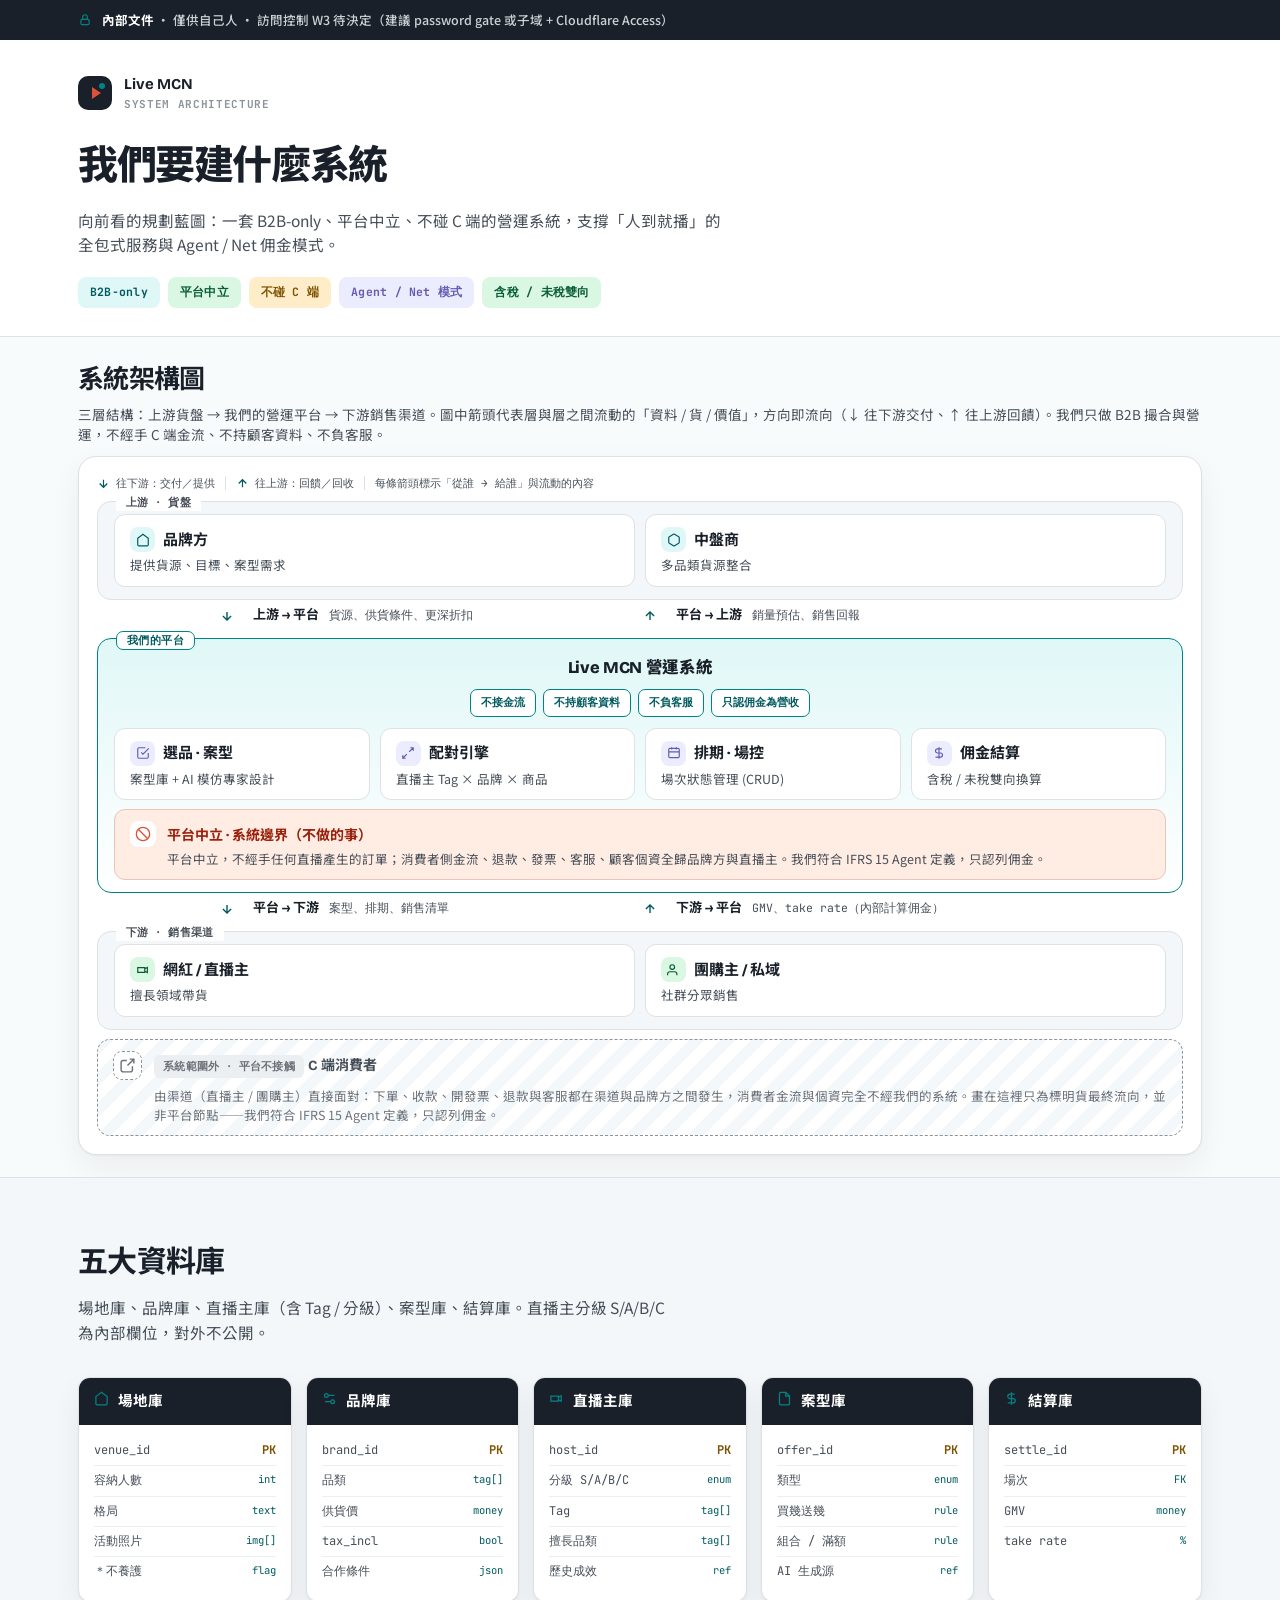
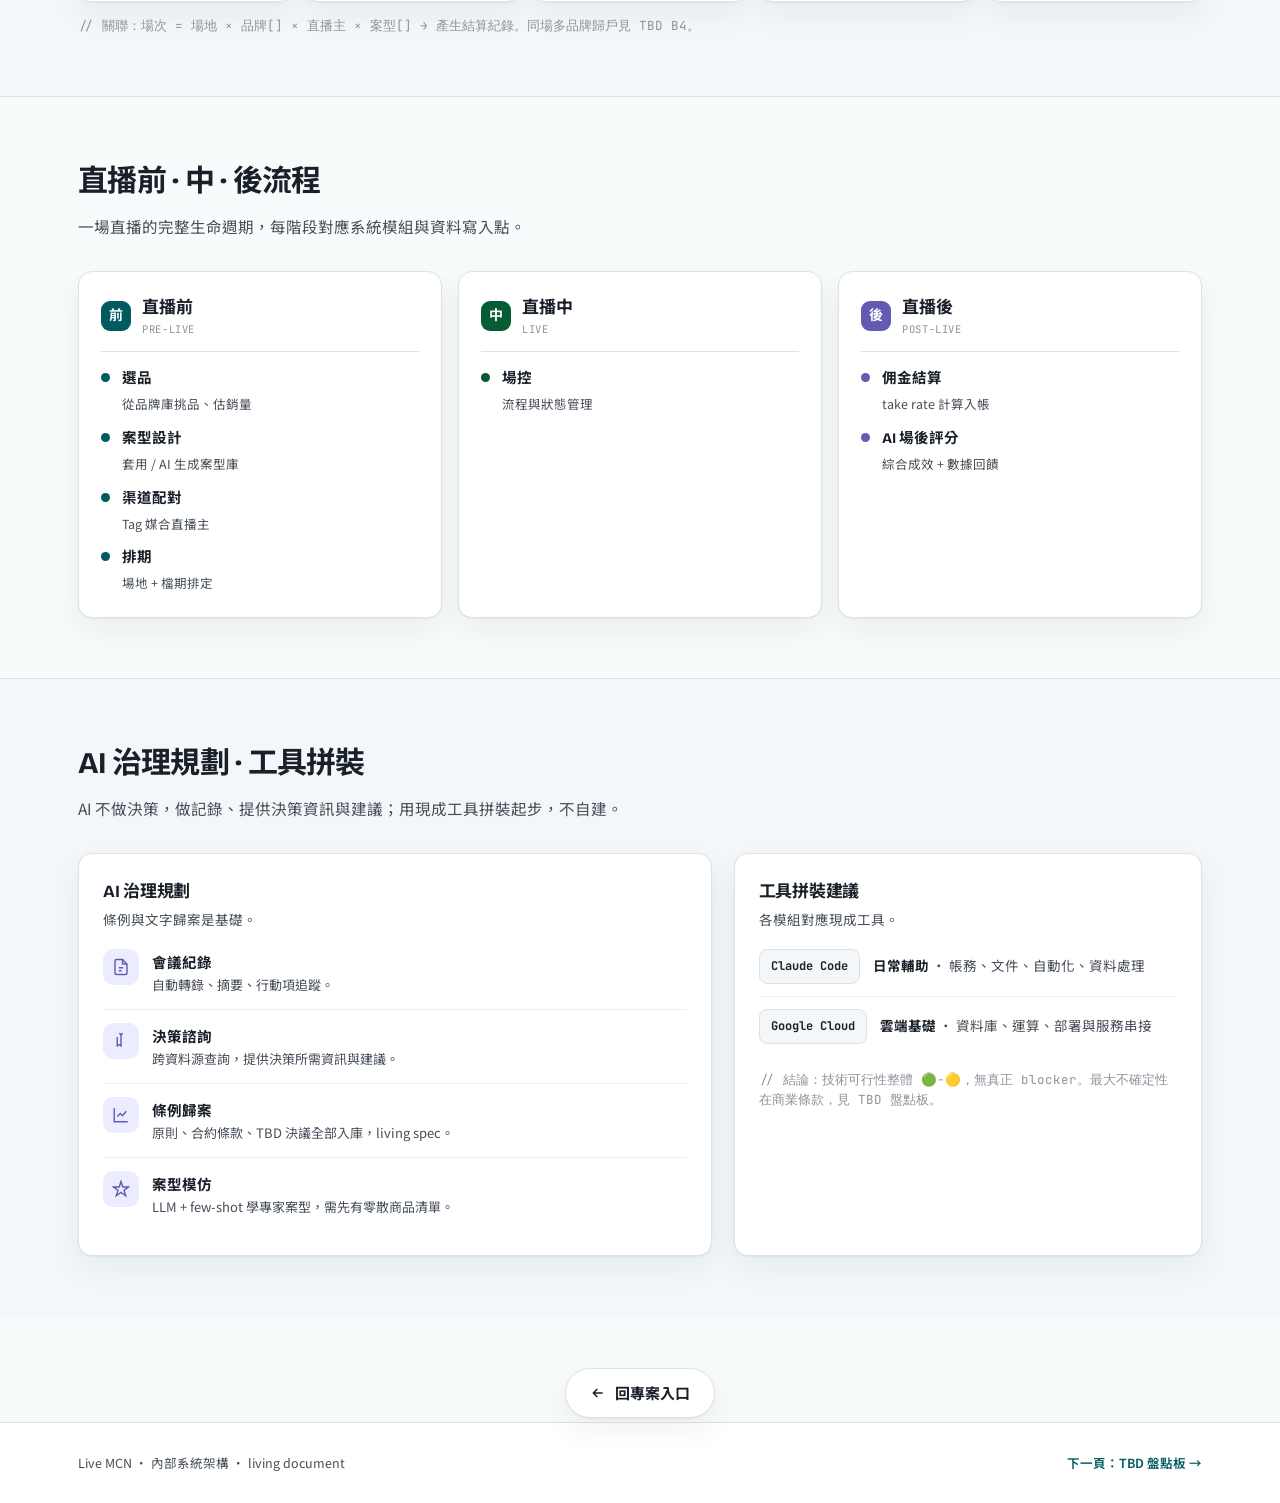
<file: pages/page3.html>
<!DOCTYPE html>
<html lang="zh-Hant">
<head>
<meta charset="UTF-8">
<meta name="viewport" content="width=device-width, initial-scale=1.0">
<title>系統架構規劃（內部）— Live MCN</title>
<link rel="preconnect" href="https://fonts.googleapis.com">
<link rel="preconnect" href="https://fonts.gstatic.com" crossorigin>
<link href="https://fonts.googleapis.com/css2?family=Bricolage+Grotesque:opsz,wght@12..96,600;12..96,700;12..96,800&family=JetBrains+Mono:wght@400;700&family=Noto+Sans+TC:wght@400;500;700;900&display=swap" rel="stylesheet">
<link rel="stylesheet" href="page3.css">
</head>
<body>

<div class="ibar"><div class="wrap"><svg viewBox="0 0 24 24"><rect x="5" y="11" width="14" height="9" rx="2"/><path d="M8 11V7a4 4 0 0 1 8 0v4"/></svg><span><b>內部文件</b> · 僅供自己人 · 訪問控制 W3 待決定（建議 password gate 或子域 + Cloudflare Access）</span></div></div>

<header class="head">
  <div class="wrap">
    <a class="top" href="../index.html" style="text-decoration:none;color:inherit"><span class="m"></span><span class="ttl">Live MCN<span>SYSTEM ARCHITECTURE</span></span></a>
    <h1>我們要建什麼系統</h1>
    <p>向前看的規劃藍圖：一套 B2B-only、平台中立、不碰 C 端的營運系統，支撐「人到就播」的全包式服務與 Agent / Net 佣金模式。</p>
    <div class="tagrow">
      <span class="t teal">B2B-only</span><span class="t green">平台中立</span><span class="t amber">不碰 C 端</span><span class="t violet">Agent / Net 模式</span><span class="t green">含稅 / 未稅雙向</span>
    </div>
  </div>
</header>

<section>
  <div class="wrap">
    <h2 class="sec">系統架構圖</h2>
    <p class="sec-lead">三層結構：上游貨盤 → 我們的營運平台 → 下游銷售渠道。圖中箭頭代表層與層之間流動的「資料 / 貨 / 價值」，方向即流向（↓ 往下游交付、↑ 往上游回饋）。我們只做 B2B 撮合與營運，不經手 C 端金流、不持顧客資料、不負客服。</p>

    <div class="arch">
      <div class="arch-legend">
        <span class="lk"><svg viewBox="0 0 24 24"><path d="M12 5v14M5 12l7 7 7-7"/></svg>往下游：交付／提供</span>
        <span class="sep"></span>
        <span class="lk"><svg viewBox="0 0 24 24"><path d="M12 19V5M5 12l7-7 7 7"/></svg>往上游：回饋／回收</span>
        <span class="sep"></span>
        <span>每條箭頭標示「從誰 → 給誰」與流動的內容</span>
      </div>

      <div class="tier">
        <span class="tier-name">上游 · 貨盤</span>
        <div class="nodes">
          <div class="node"><div class="nh"><span class="ic teal"><svg viewBox="0 0 24 24"><path d="M3 9l9-7 9 7v11a2 2 0 0 1-2 2H5a2 2 0 0 1-2-2z"/></svg></span>品牌方</div><p>提供貨源、目標、案型需求</p></div>
          <div class="node"><div class="nh"><span class="ic teal"><svg viewBox="0 0 24 24"><path d="M21 16V8a2 2 0 0 0-1-1.7l-7-4a2 2 0 0 0-2 0l-7 4A2 2 0 0 0 3 8v8a2 2 0 0 0 1 1.7l7 4a2 2 0 0 0 2 0l7-4A2 2 0 0 0 21 16z"/></svg></span>中盤商</div><p>多品類貨源整合</p></div>
        </div>
      </div>

      <div class="conn">
        <div class="lane down"><span class="dir"><svg viewBox="0 0 24 24"><path d="M12 5v14M5 12l7 7 7-7"/></svg></span><b>上游 → 平台</b><span class="lbl">貨源、供貨條件、更深折扣</span></div>
        <div class="lane up"><span class="dir"><svg viewBox="0 0 24 24"><path d="M12 19V5M5 12l7-7 7 7"/></svg></span><b>平台 → 上游</b><span class="lbl">銷量預估、銷售回報</span></div>
      </div>

      <div class="tier core">
        <span class="tier-name">我們的平台</span>
        <div class="core-head">
          <h3>Live MCN 營運系統</h3>
          <div class="princ"><span>不接金流</span><span>不持顧客資料</span><span>不負客服</span><span>只認佣金為營收</span></div>
        </div>
        <div class="nodes">
          <div class="node"><div class="nh"><span class="ic violet"><svg viewBox="0 0 24 24"><path d="M9 11l3 3L22 4M21 12v7a2 2 0 0 1-2 2H5a2 2 0 0 1-2-2V5a2 2 0 0 1 2-2h11"/></svg></span>選品 · 案型</div><p>案型庫 + AI 模仿專家設計</p></div>
          <div class="node"><div class="nh"><span class="ic violet"><svg viewBox="0 0 24 24"><path d="M16 3h5v5M21 3l-7 7M8 21H3v-5M3 21l7-7"/></svg></span>配對引擎</div><p>直播主 Tag × 品牌 × 商品</p></div>
          <div class="node"><div class="nh"><span class="ic violet"><svg viewBox="0 0 24 24"><rect x="3" y="4" width="18" height="16" rx="2"/><path d="M8 2v4M16 2v4M3 10h18"/></svg></span>排期 · 場控</div><p>場次狀態管理 (CRUD)</p></div>
          <div class="node"><div class="nh"><span class="ic violet"><svg viewBox="0 0 24 24"><path d="M12 2v20M17 5H9.5a3.5 3.5 0 0 0 0 7h5a3.5 3.5 0 0 1 0 7H6"/></svg></span>佣金結算</div><p>含稅 / 未稅雙向換算</p></div>
        </div>
        <div class="boundary"><span class="ic"><svg viewBox="0 0 24 24"><circle cx="12" cy="12" r="10"/><path d="M4.9 4.9l14.2 14.2"/></svg></span><div><b>平台中立 · 系統邊界（不做的事）</b><p>平台中立，不經手任何直播產生的訂單；消費者側金流、退款、發票、客服、顧客個資全歸品牌方與直播主。我們符合 IFRS 15 Agent 定義，只認列佣金。</p></div></div>
      </div>

      <div class="conn">
        <div class="lane down"><span class="dir"><svg viewBox="0 0 24 24"><path d="M12 5v14M5 12l7 7 7-7"/></svg></span><b>平台 → 下游</b><span class="lbl">案型、排期、銷售清單</span></div>
        <div class="lane up"><span class="dir"><svg viewBox="0 0 24 24"><path d="M12 19V5M5 12l7-7 7 7"/></svg></span><b>下游 → 平台</b><span class="lbl">GMV、take rate（內部計算佣金）</span></div>
      </div>

      <div class="tier">
        <span class="tier-name">下游 · 銷售渠道</span>
        <div class="nodes">
          <div class="node"><div class="nh"><span class="ic green"><svg viewBox="0 0 24 24"><path d="M15 10l4.5-2.5v9L15 14M3 8h12v8H3z"/></svg></span>網紅 / 直播主</div><p>擅長領域帶貨</p></div>
          <div class="node"><div class="nh"><span class="ic green"><svg viewBox="0 0 24 24"><path d="M17 21v-2a4 4 0 0 0-4-4H5a4 4 0 0 0-4 4v2M9 11a4 4 0 1 0 0-8 4 4 0 0 0 0 8z"/></svg></span>團購主 / 私域</div><p>社群分眾銷售</p></div>
        </div>
      </div>

      <div class="oos">
        <span class="oic"><svg viewBox="0 0 24 24"><path d="M15 3h6v6M21 3l-9 9M11 5H6a3 3 0 0 0-3 3v10a3 3 0 0 0 3 3h10a3 3 0 0 0 3-3v-5"/></svg></span>
        <div>
          <span class="otag">系統範圍外 · 平台不接觸</span>
          <b>C 端消費者</b>
          <p>由渠道（直播主 / 團購主）直接面對：下單、收款、開發票、退款與客服都在渠道與品牌方之間發生，消費者金流與個資完全不經我們的系統。畫在這裡只為標明貨最終流向，並非平台節點——我們符合 IFRS 15 Agent 定義，只認列佣金。</p>
        </div>
      </div>
    </div>
  </div>
</section>

<section style="background:var(--panel);border-block:1px solid var(--line)">
  <div class="wrap">
    <h2 class="sec">五大資料庫</h2>
    <p class="sec-lead">場地庫、品牌庫、直播主庫（含 Tag / 分級）、案型庫、結算庫。直播主分級 S/A/B/C 為內部欄位，對外不公開。</p>
    <div class="dm">
      <div class="db">
        <div class="dbh"><span class="ic"><svg viewBox="0 0 24 24"><path d="M3 9l9-7 9 7v11a2 2 0 0 1-2 2H5a2 2 0 0 1-2-2z"/></svg></span>場地庫</div>
        <ul><li><span>venue_id</span><span class="pk">PK</span></li><li><span>容納人數</span><span class="ty">int</span></li><li><span>格局</span><span class="ty">text</span></li><li><span>活動照片</span><span class="ty">img[]</span></li><li><span>＊不養護</span><span class="ty">flag</span></li></ul>
      </div>
      <div class="db">
        <div class="dbh"><span class="ic"><svg viewBox="0 0 24 24"><path d="M20 7h-9M14 17H5"/><circle cx="17" cy="17" r="3"/><circle cx="7" cy="7" r="3"/></svg></span>品牌庫</div>
        <ul><li><span>brand_id</span><span class="pk">PK</span></li><li><span>品類</span><span class="ty">tag[]</span></li><li><span>供貨價</span><span class="ty">money</span></li><li><span>tax_incl</span><span class="ty">bool</span></li><li><span>合作條件</span><span class="ty">json</span></li></ul>
      </div>
      <div class="db">
        <div class="dbh"><span class="ic"><svg viewBox="0 0 24 24"><path d="M15 10l4.5-2.5v9L15 14M3 8h12v8H3z"/></svg></span>直播主庫</div>
        <ul><li><span>host_id</span><span class="pk">PK</span></li><li><span>分級 S/A/B/C</span><span class="ty">enum</span></li><li><span>Tag</span><span class="ty">tag[]</span></li><li><span>擅長品類</span><span class="ty">tag[]</span></li><li><span>歷史成效</span><span class="ty">ref</span></li></ul>
      </div>
      <div class="db">
        <div class="dbh"><span class="ic"><svg viewBox="0 0 24 24"><path d="M14 2H6a2 2 0 0 0-2 2v16a2 2 0 0 0 2 2h12a2 2 0 0 0 2-2V8z"/><path d="M14 2v6h6"/></svg></span>案型庫</div>
        <ul><li><span>offer_id</span><span class="pk">PK</span></li><li><span>類型</span><span class="ty">enum</span></li><li><span>買幾送幾</span><span class="ty">rule</span></li><li><span>組合 / 滿額</span><span class="ty">rule</span></li><li><span>AI 生成源</span><span class="ty">ref</span></li></ul>
      </div>
      <div class="db">
        <div class="dbh"><span class="ic"><svg viewBox="0 0 24 24"><path d="M12 2v20M17 5H9.5a3.5 3.5 0 0 0 0 7h5a3.5 3.5 0 0 1 0 7H6"/></svg></span>結算庫</div>
        <ul><li><span>settle_id</span><span class="pk">PK</span></li><li><span>場次</span><span class="ty">FK</span></li><li><span>GMV</span><span class="ty">money</span></li><li><span>take rate</span><span class="ty">%</span></li></ul>
      </div>
    </div>
    <p class="note">// 關聯：場次 = 場地 × 品牌[] × 直播主 × 案型[] → 產生結算紀錄。同場多品牌歸戶見 TBD B4。</p>
  </div>
</section>

<section>
  <div class="wrap">
    <h2 class="sec">直播前 · 中 · 後流程</h2>
    <p class="sec-lead">一場直播的完整生命週期，每階段對應系統模組與資料寫入點。</p>
    <div class="phases">
      <div class="phase pre">
        <div class="ph-h"><span class="n">前</span><div><h4>直播前</h4><span class="lab">PRE-LIVE</span></div></div>
        <div class="stepline">
          <div class="sl"><span class="dot"></span><div><b>選品</b><span class="tx">從品牌庫挑品、估銷量</span></div></div>
          <div class="sl"><span class="dot"></span><div><b>案型設計</b><span class="tx">套用 / AI 生成案型庫</span></div></div>
          <div class="sl"><span class="dot"></span><div><b>渠道配對</b><span class="tx">Tag 媒合直播主</span></div></div>
          <div class="sl"><span class="dot"></span><div><b>排期</b><span class="tx">場地 + 檔期排定</span></div></div>
        </div>
      </div>
      <div class="phase live">
        <div class="ph-h"><span class="n">中</span><div><h4>直播中</h4><span class="lab">LIVE</span></div></div>
        <div class="stepline">
          <div class="sl"><span class="dot"></span><div><b>場控</b><span class="tx">流程與狀態管理</span></div></div>
        </div>
      </div>
      <div class="phase post">
        <div class="ph-h"><span class="n">後</span><div><h4>直播後</h4><span class="lab">POST-LIVE</span></div></div>
        <div class="stepline">
          <div class="sl"><span class="dot"></span><div><b>佣金結算</b><span class="tx">take rate 計算入帳</span></div></div>
          <div class="sl"><span class="dot"></span><div><b>AI 場後評分</b><span class="tx">綜合成效 + 數據回饋</span></div></div>
        </div>
      </div>
    </div>
  </div>
</section>

<section style="background:var(--panel);border-top:1px solid var(--line)">
  <div class="wrap">
    <h2 class="sec">AI 治理規劃 · 工具拼裝</h2>
    <p class="sec-lead">AI 不做決策，做記錄、提供決策資訊與建議；用現成工具拼裝起步，不自建。</p>
    <div class="two">
      <div class="panel">
        <h3>AI 治理規劃</h3>
        <p class="pl">條例與文字歸案是基礎。</p>
        <div class="ai-item"><span class="ic"><svg viewBox="0 0 24 24"><path d="M14 2H6a2 2 0 0 0-2 2v16a2 2 0 0 0 2 2h12a2 2 0 0 0 2-2V8z"/><path d="M14 2v6h6M9 13h6M9 17h4"/></svg></span><div><b>會議紀錄</b><p>自動轉錄、摘要、行動項追蹤。</p></div></div>
        <div class="ai-item"><span class="ic"><svg viewBox="0 0 24 24"><path d="M9.5 2A2.5 2.5 0 0 1 12 4.5v15a2.5 2.5 0 0 0-5 0V6.5"/><path d="M14.5 2A2.5 2.5 0 0 0 12 4.5"/></svg></span><div><b>決策諮詢</b><p>跨資料源查詢，提供決策所需資訊與建議。</p></div></div>
        <div class="ai-item"><span class="ic"><svg viewBox="0 0 24 24"><path d="M3 3v18h18M7 14l4-4 3 3 5-6"/></svg></span><div><b>條例歸案</b><p>原則、合約條款、TBD 決議全部入庫，living spec。</p></div></div>
        <div class="ai-item"><span class="ic"><svg viewBox="0 0 24 24"><path d="M12 2l2.4 7.4H22l-6 4.4 2.3 7.2L12 16.6 5.7 21l2.3-7.2-6-4.4h7.6z"/></svg></span><div><b>案型模仿</b><p>LLM + few-shot 學專家案型，需先有零散商品清單。</p></div></div>
      </div>
      <div class="panel">
        <h3>工具拼裝建議</h3>
        <p class="pl">各模組對應現成工具。</p>
        <div class="tool-row"><span class="badge">Claude Code</span><span class="desc"><b>日常輔助</b> · 帳務、文件、自動化、資料處理</span></div>
        <div class="tool-row"><span class="badge">Google Cloud</span><span class="desc"><b>雲端基礎</b> · 資料庫、運算、部署與服務串接</span></div>
        <p class="note">// 結論：技術可行性整體 🟢-🟡，無真正 blocker。最大不確定性在商業條款，見 TBD 盤點板。</p>
      </div>
    </div>
  </div>
</section>

<div class="wrap">
  <div class="backhome"><a href="../index.html"><svg viewBox="0 0 24 24"><path d="M19 12H5M11 18l-6-6 6-6"/></svg>回專案入口</a></div>
</div>

<footer>
  <div class="wrap">
    <span>Live MCN · 內部系統架構 · living document</span>
    <a href="page4.html">下一頁：TBD 盤點板 →</a>
  </div>
</footer>

</body>
</html>
</file>
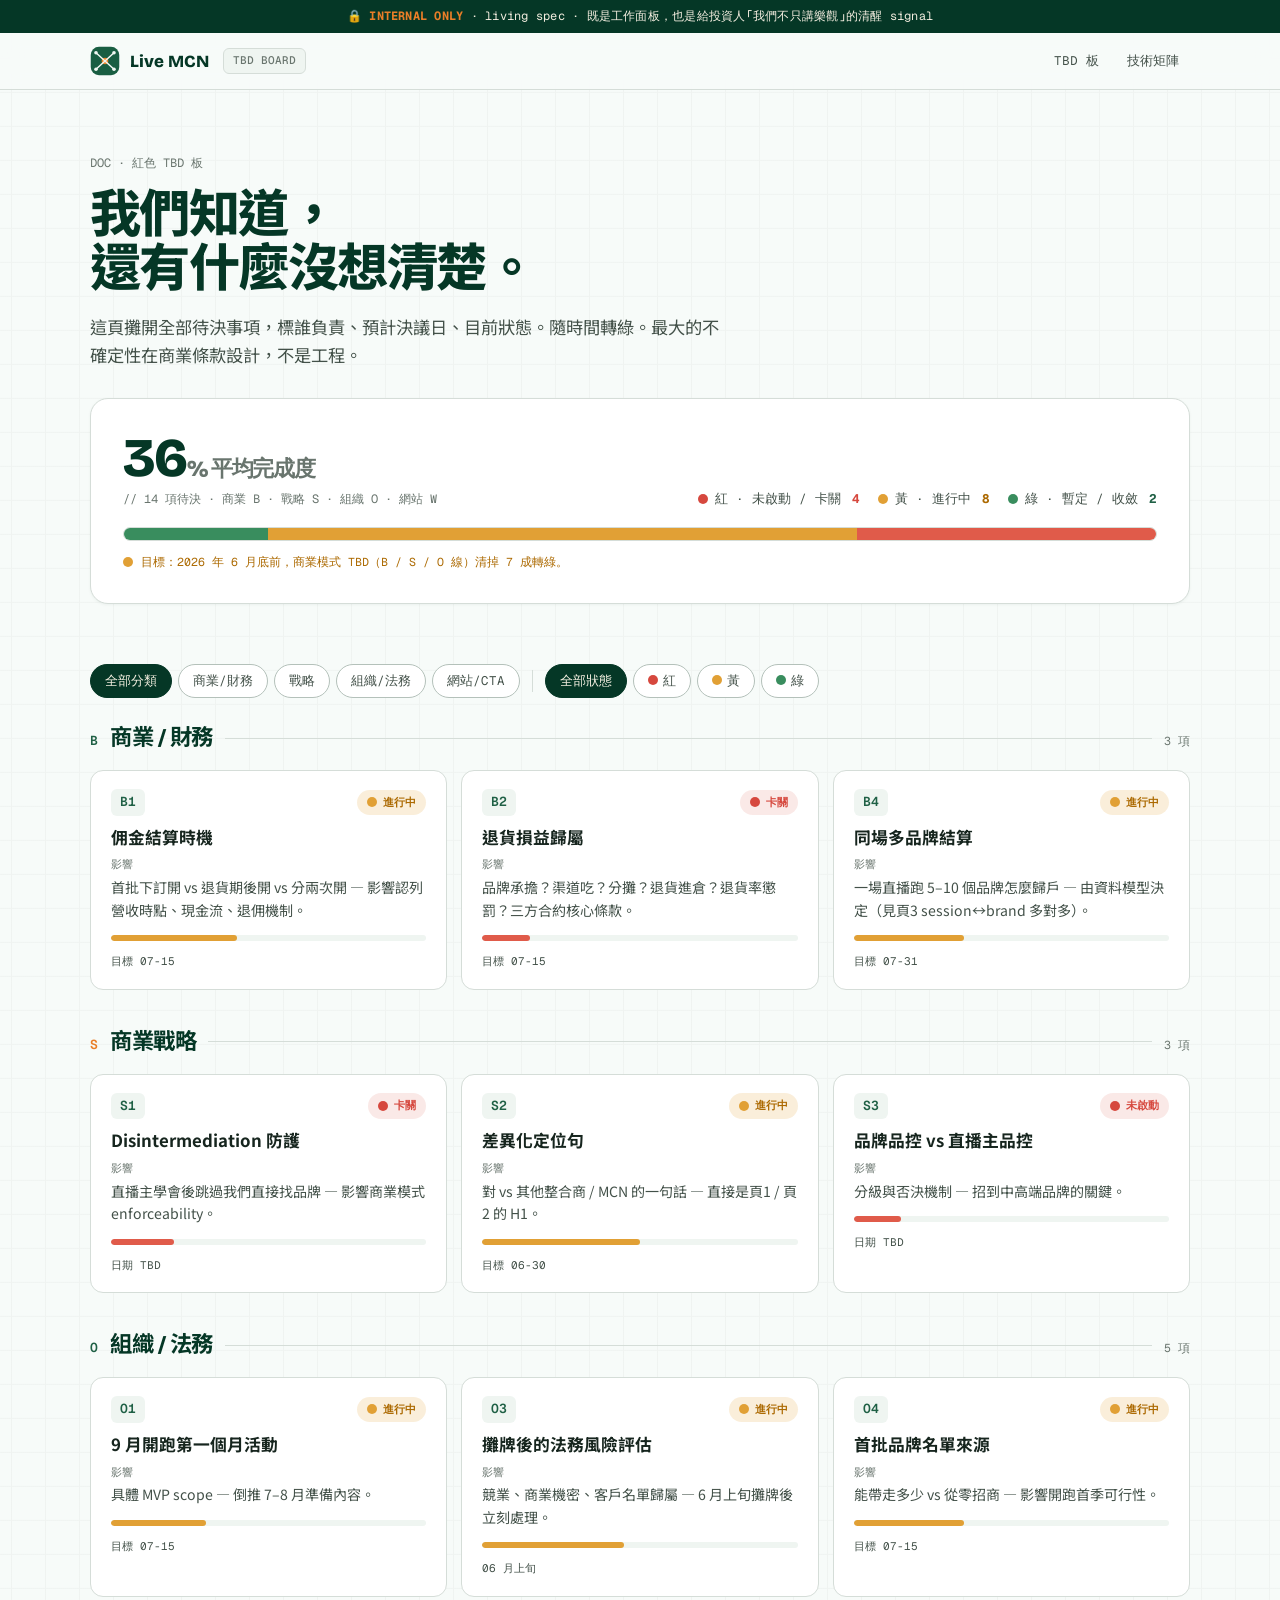
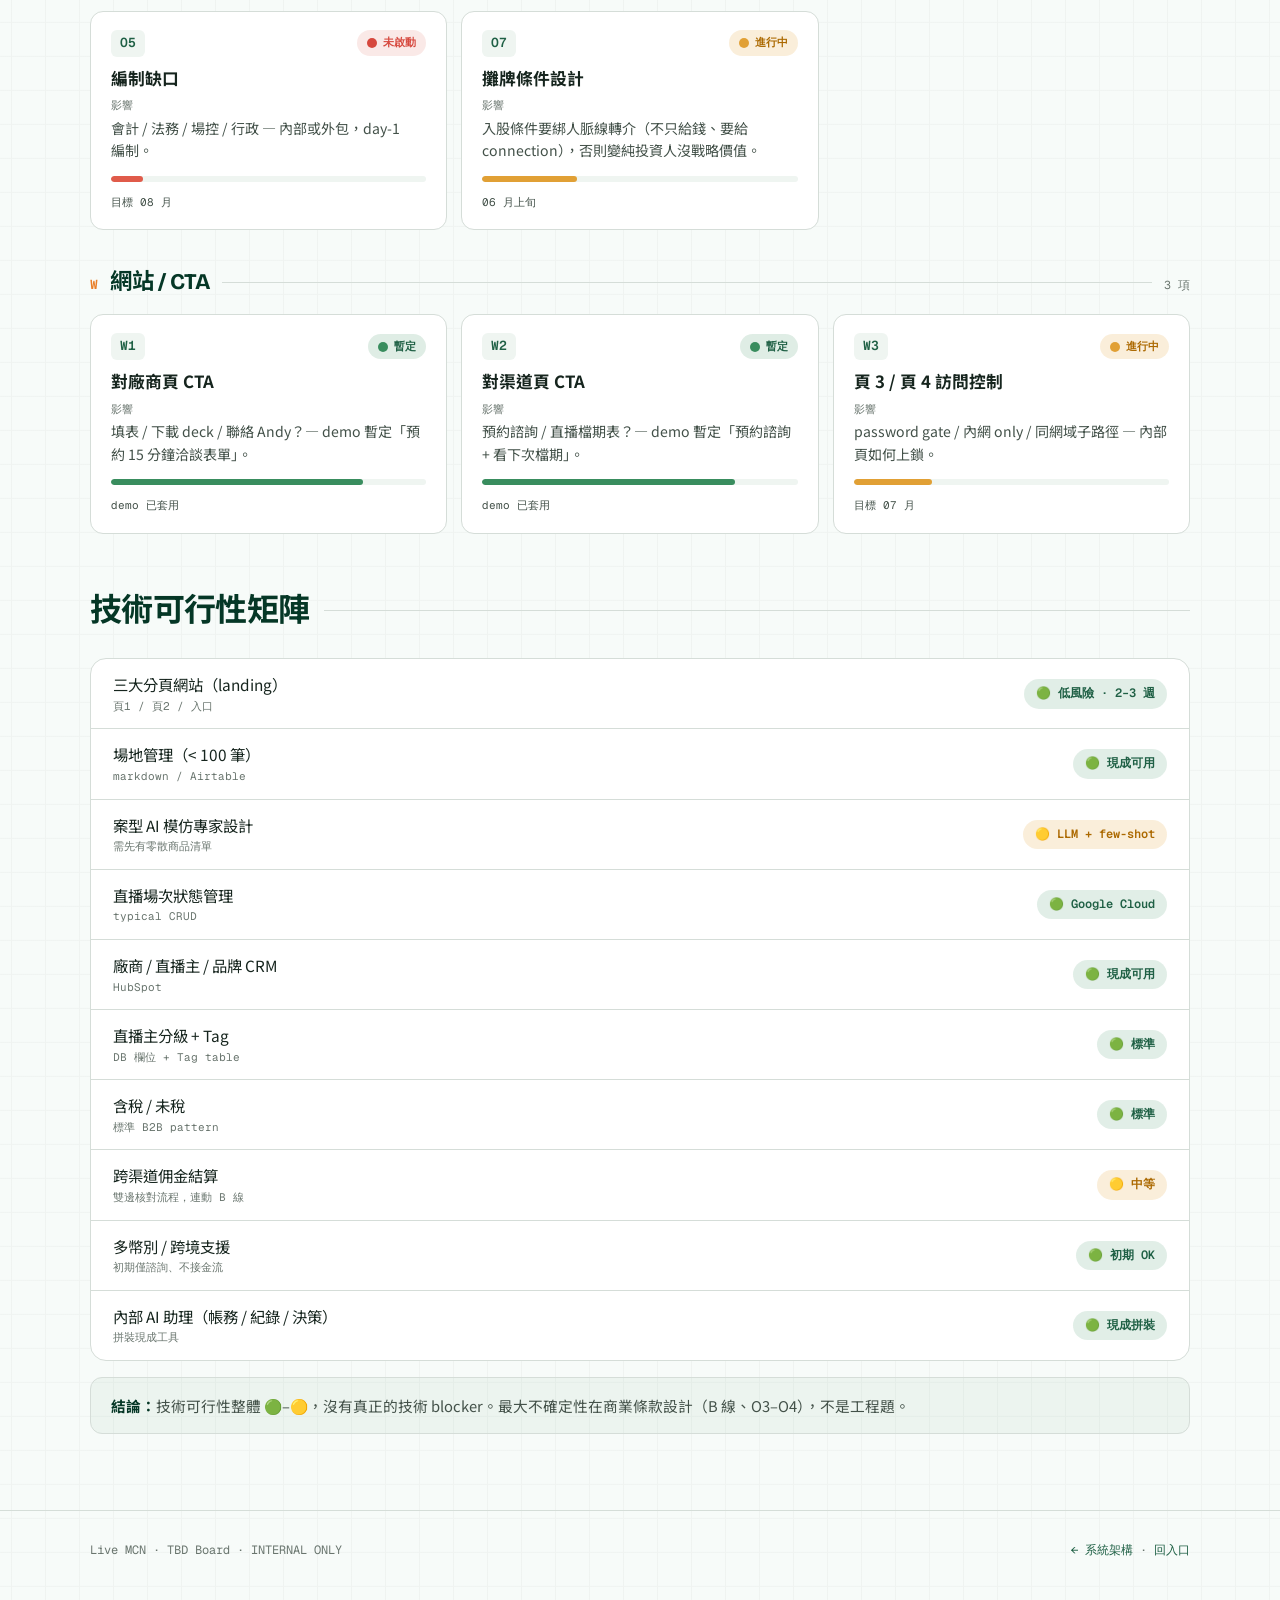
<file: pages/page4.html>
<!DOCTYPE html>
<html lang="zh-Hant">
<head>
<meta charset="UTF-8">
<meta name="viewport" content="width=device-width, initial-scale=1.0">
<title>Live MCN · TBD 待辦盤點（內部）</title>
<link rel="preconnect" href="https://fonts.googleapis.com">
<link rel="preconnect" href="https://fonts.gstatic.com" crossorigin>
<link href="https://fonts.googleapis.com/css2?family=Bricolage+Grotesque:opsz,wght@12..96,500;12..96,700;12..96,800&family=Noto+Sans+TC:wght@400;500;700&family=Geist+Mono:wght@400;500;600&display=swap" rel="stylesheet">
<style>
:root{
  --bg: oklch(0.985 0.005 160);
  --paper: oklch(0.965 0.008 158);
  --surface: oklch(1 0 0);
  --ink: oklch(0.25 0.025 162);
  --ink-soft: oklch(0.42 0.022 162);
  --muted: oklch(0.55 0.018 160);
  --green: oklch(0.44 0.08 162);
  --green-deep: oklch(0.30 0.06 164);
  --green-bright: oklch(0.58 0.11 156);
  --amber: oklch(0.75 0.14 75);
  --amber-deep: oklch(0.58 0.13 68);
  --red: oklch(0.60 0.18 28);
  --red-soft: oklch(0.64 0.17 30);
  --orange: oklch(0.70 0.16 54);
  --border: oklch(0.89 0.012 158);
  --border-strong: oklch(0.80 0.018 160);
  --grid-line: oklch(0.962 0.005 160);
  --r:14px; --maxw:1180px; --ease:cubic-bezier(0.16,1,0.3,1);
}
*{box-sizing:border-box;margin:0;padding:0}
html{scroll-behavior:smooth}
body{font-family:"Noto Sans TC",system-ui,sans-serif;background:var(--bg);color:var(--ink);line-height:1.6;-webkit-font-smoothing:antialiased;
  background-image:linear-gradient(var(--grid-line) 1px,transparent 1px),linear-gradient(90deg,var(--grid-line) 1px,transparent 1px);
  background-size:34px 34px;background-position:center}
.wrap{max-width:var(--maxw);margin:0 auto;padding:0 clamp(18px,4vw,40px)}
a{color:inherit;text-decoration:none}
.mono{font-family:"Geist Mono",monospace}

.confbar{background:var(--green-deep);color:oklch(0.95 0.02 90);font-family:"Geist Mono",monospace;font-size:12px;text-align:center;padding:7px 16px;letter-spacing:0.02em}
.confbar b{color:var(--orange)}

nav{position:sticky;top:0;z-index:50;backdrop-filter:blur(10px);background:oklch(0.985 0.005 160 / 0.85);border-bottom:1px solid var(--border)}
.nav-in{max-width:var(--maxw);margin:0 auto;padding:12px clamp(18px,4vw,40px);display:flex;align-items:center;justify-content:space-between}
.brand{display:flex;align-items:center;gap:10px;font-family:"Bricolage Grotesque",sans-serif;font-weight:800;font-size:17px;color:var(--green-deep)}
.brand .mark{width:30px;height:30px}
.brand .tag{font-family:"Geist Mono",monospace;font-size:11px;font-weight:500;color:var(--muted);background:var(--paper);border:1px solid var(--border);padding:3px 9px;border-radius:6px;margin-left:4px}
.nav-links{display:flex;gap:6px;font-family:"Geist Mono",monospace;font-size:12.5px}
.nav-links a{padding:6px 11px;border-radius:7px;color:var(--ink-soft);transition:background .25s}
.nav-links a:hover{background:var(--paper);color:var(--green)}
@media(max-width:640px){.nav-links a:not(.back){display:none}}

header.page{padding:clamp(38px,5vw,64px) 0 clamp(20px,3vw,30px)}
.doc-meta{font-family:"Geist Mono",monospace;font-size:12px;color:var(--muted);margin-bottom:16px;display:flex;flex-wrap:wrap;gap:8px 18px}
.doc-meta b{color:var(--green)}
h1{font-family:"Bricolage Grotesque","Noto Sans TC",sans-serif;font-weight:800;font-size:clamp(2rem,4.6vw,3.2rem);letter-spacing:-0.03em;color:var(--green-deep);line-height:1.05;text-wrap:balance}
.sub{margin-top:16px;color:var(--ink-soft);font-size:1.08rem;max-width:64ch;text-wrap:pretty}

/* progress dashboard */
.dash{margin-top:30px;background:var(--surface);border:1px solid var(--border);border-radius:18px;padding:clamp(22px,3vw,32px);box-shadow:0 1px 3px oklch(0.3 0.04 162/0.05)}
.dash-top{display:flex;justify-content:space-between;align-items:flex-end;gap:20px;flex-wrap:wrap;margin-bottom:18px}
.dash-top .big{font-family:"Bricolage Grotesque";font-weight:800;font-size:clamp(2.4rem,5vw,3.4rem);color:var(--green-deep);letter-spacing:-0.02em;line-height:1}
.dash-top .big span{font-size:0.4em;color:var(--muted)}
.dash-top .lbl{font-family:"Geist Mono",monospace;font-size:12px;color:var(--muted);margin-top:4px}
.legend{display:flex;gap:18px;flex-wrap:wrap}
.legend .lg{font-family:"Geist Mono",monospace;font-size:12.5px;color:var(--ink-soft);display:flex;align-items:center;gap:7px}
.dot{width:10px;height:10px;border-radius:50%;flex:0 0 auto}
.dot.r{background:var(--red)}.dot.a{background:var(--amber)}.dot.g{background:var(--green-bright)}
.pbar{height:14px;border-radius:999px;background:var(--paper);overflow:hidden;display:flex;border:1px solid var(--border)}
.pbar i{display:block;height:100%}
.pbar .pg{background:var(--green-bright)}.pbar .pa{background:var(--amber)}.pbar .pr{background:var(--red-soft)}
.goal{margin-top:12px;font-family:"Geist Mono",monospace;font-size:11.5px;color:var(--amber-deep);display:flex;align-items:center;gap:8px}

/* filters */
.filters{margin:30px 0 22px;display:flex;flex-wrap:wrap;gap:8px;align-items:center}
.filters .grp{display:flex;gap:6px;flex-wrap:wrap}
.chip{font-family:"Geist Mono",monospace;font-size:12.5px;padding:7px 14px;border-radius:999px;border:1px solid var(--border-strong);background:var(--surface);color:var(--ink-soft);cursor:pointer;transition:all .25s}
.chip:hover{border-color:var(--green)}
.chip.active{background:var(--green-deep);color:oklch(0.96 0.02 90);border-color:var(--green-deep)}
.filters .sep{width:1px;height:22px;background:var(--border);margin:0 4px}

/* board */
.board{display:flex;flex-direction:column;gap:34px}
.cat{}
.cat-head{display:flex;align-items:baseline;gap:12px;margin-bottom:14px}
.cat-head .id{font-family:"Geist Mono",monospace;font-size:13px;font-weight:600}
.cat-head h2{font-family:"Bricolage Grotesque","Noto Sans TC";font-weight:700;font-size:1.4rem;color:var(--green-deep);letter-spacing:-0.02em}
.cat-head .rule{flex:1;height:1px;background:var(--border);align-self:center}
.cat-head .count{font-family:"Geist Mono",monospace;font-size:11.5px;color:var(--muted)}

.items{display:grid;grid-template-columns:repeat(auto-fill,minmax(330px,1fr));gap:14px}
.item{background:var(--surface);border:1px solid var(--border);border-radius:13px;padding:18px 20px;transition:transform .35s var(--ease),box-shadow .35s var(--ease),opacity .3s;position:relative}
.item:hover{transform:translateY(-3px);box-shadow:0 10px 28px oklch(0.3 0.05 162/0.09)}
.item.hide{display:none}
.item-top{display:flex;align-items:center;gap:10px;margin-bottom:10px}
.item-id{font-family:"Geist Mono",monospace;font-weight:600;font-size:13px;color:var(--green);background:var(--paper);padding:3px 9px;border-radius:6px}
.status{margin-left:auto;font-family:"Geist Mono",monospace;font-size:11px;font-weight:600;padding:4px 10px;border-radius:999px;display:flex;align-items:center;gap:6px}
.status.r{color:var(--red);background:oklch(0.60 0.18 28/0.12)}
.status.a{color:var(--amber-deep);background:oklch(0.75 0.14 75/0.18)}
.status.g{color:var(--green);background:oklch(0.58 0.11 156/0.16)}
.item h3{font-size:1.05rem;color:var(--ink);font-weight:700;margin-bottom:8px;line-height:1.35}
.item .impact{font-size:0.88rem;color:var(--ink-soft);margin-bottom:14px;text-wrap:pretty}
.item .impact b{color:var(--muted);font-family:"Geist Mono",monospace;font-size:11px;font-weight:400;display:block;margin-bottom:2px}
.item-prog{height:6px;border-radius:999px;background:var(--paper);overflow:hidden;margin-bottom:12px}
.item-prog i{display:block;height:100%;border-radius:999px}
.item-prog i.r{background:var(--red-soft)}.item-prog i.a{background:var(--amber)}.item-prog i.g{background:var(--green-bright)}
.item-foot{display:flex;justify-content:space-between;gap:10px;font-family:"Geist Mono",monospace;font-size:11px;color:var(--muted);flex-wrap:wrap}
.item-foot .who{color:var(--green-deep);font-weight:500}
.item-foot .due{color:var(--ink-soft)}

/* tech matrix */
.matrix{margin-top:8px;background:var(--surface);border:1px solid var(--border);border-radius:16px;overflow:hidden}
.mrow{display:grid;grid-template-columns:1fr auto;gap:14px;align-items:center;padding:13px 22px;border-bottom:1px solid var(--border);transition:background .2s}
.mrow:last-child{border-bottom:none}
.mrow:hover{background:var(--paper)}
.mrow .mt{font-size:0.96rem;color:var(--ink)}
.mrow .mt small{display:block;color:var(--muted);font-family:"Geist Mono",monospace;font-size:11px;margin-top:1px}
.risk{font-family:"Geist Mono",monospace;font-size:12px;font-weight:600;padding:5px 12px;border-radius:999px;white-space:nowrap}
.risk.g{color:var(--green);background:oklch(0.58 0.11 156/0.15)}
.risk.a{color:var(--amber-deep);background:oklch(0.75 0.14 75/0.18)}
.matrix-concl{margin-top:16px;padding:16px 20px;border:1px solid var(--border);border-radius:12px;background:oklch(0.55 0.10 158/0.06);font-size:0.92rem;color:var(--ink-soft);text-wrap:pretty}
.matrix-concl b{color:var(--green-deep)}

section{padding:clamp(30px,4vw,52px) 0}
.shead{display:flex;align-items:baseline;gap:14px;margin-bottom:22px}
.shead .id{font-family:"Geist Mono",monospace;font-size:13px;color:var(--orange);font-weight:600}
.shead h2{font-family:"Bricolage Grotesque","Noto Sans TC";font-weight:700;font-size:clamp(1.4rem,2.8vw,2rem);color:var(--green-deep);letter-spacing:-0.02em}
.shead .rule{flex:1;height:1px;background:var(--border);align-self:center}

.empty{display:none;text-align:center;padding:40px;font-family:"Geist Mono",monospace;color:var(--muted);font-size:13px}

footer{border-top:1px solid var(--border);padding:30px 0 50px;margin-top:24px}
.foot-in{display:flex;flex-wrap:wrap;justify-content:space-between;gap:14px;font-family:"Geist Mono",monospace;font-size:12px;color:var(--muted)}

.reveal{opacity:0;transform:translateY(16px)}
.reveal.in{opacity:1;transform:none;transition:opacity .6s var(--ease),transform .6s var(--ease)}
@media(prefers-reduced-motion:reduce){*{transition:none!important;animation:none!important}.reveal{opacity:1;transform:none}html{scroll-behavior:auto}}
</style>
</head>
<body>
<div class="confbar">🔒 <b>INTERNAL ONLY</b> · living spec · 既是工作面板，也是給投資人「我們不只講樂觀」的清醒 signal</div>
<nav>
  <div class="nav-in">
    <a class="brand" href="../index.html">
      <svg class="mark" viewBox="0 0 40 40" fill="none"><rect x="1" y="1" width="38" height="38" rx="11" fill="oklch(0.43 0.082 162)"/><circle cx="20" cy="20" r="4.4" fill="oklch(0.72 0.16 56)"/><g stroke="oklch(0.97 0.01 150)" stroke-width="2" stroke-linecap="round"><path d="M20 20 L8 9"/><path d="M20 20 L32 9"/><path d="M20 20 L8 31"/><path d="M20 20 L32 31"/></g><g fill="oklch(0.97 0.01 150)"><circle cx="8" cy="9" r="2.4"/><circle cx="32" cy="9" r="2.4"/><circle cx="8" cy="31" r="2.4"/><circle cx="32" cy="31" r="2.4"/></g></svg>
      Live MCN<span class="tag">TBD BOARD</span>
    </a>
    <div class="nav-links">
      <a href="#board">TBD 板</a><a href="#matrix">技術矩陣</a>
    </div>
  </div>
</nav>

<div class="wrap">
  <header class="page">
    <div class="doc-meta"><span>DOC · 紅色 TBD 板</span></div>
    <h1>我們知道，<br>還有什麼沒想清楚。</h1>
    <p class="sub">這頁攤開全部待決事項，標誰負責、預計決議日、目前狀態。隨時間轉綠。最大的不確定性在商業條款設計，不是工程。</p>

    <div class="dash reveal">
      <div class="dash-top">
        <div>
          <div class="big" id="ovr">36<span>% 平均完成度</span></div>
          <div class="lbl">// 14 項待決 · 商業 B · 戰略 S · 組織 O · 網站 W</div>
        </div>
        <div class="legend">
          <span class="lg"><span class="dot r"></span>紅 · 未啟動 / 卡關 <b id="cr" style="color:var(--red);margin-left:4px">4</b></span>
          <span class="lg"><span class="dot a"></span>黃 · 進行中 <b id="ca" style="color:var(--amber-deep);margin-left:4px">8</b></span>
          <span class="lg"><span class="dot g"></span>綠 · 暫定 / 收斂 <b id="cg" style="color:var(--green);margin-left:4px">2</b></span>
        </div>
      </div>
      <div class="pbar"><i class="pg" style="width:14%"></i><i class="pa" style="width:57%"></i><i class="pr" style="width:29%"></i></div>
      <div class="goal"><span class="dot a"></span>目標：2026 年 6 月底前，商業模式 TBD（B / S / O 線）清掉 7 成轉綠。</div>
    </div>
  </header>

  <div class="filters reveal" id="filters">
    <div class="grp" data-group="cat">
      <button class="chip active" data-cat="all">全部分類</button>
      <button class="chip" data-cat="B">商業/財務</button>
      <button class="chip" data-cat="S">戰略</button>
      <button class="chip" data-cat="O">組織/法務</button>
      <button class="chip" data-cat="W">網站/CTA</button>
    </div>
    <span class="sep"></span>
    <div class="grp" data-group="st">
      <button class="chip active" data-st="all">全部狀態</button>
      <button class="chip" data-st="r"><span class="dot r" style="display:inline-block;margin-right:5px"></span>紅</button>
      <button class="chip" data-st="a"><span class="dot a" style="display:inline-block;margin-right:5px"></span>黃</button>
      <button class="chip" data-st="g"><span class="dot g" style="display:inline-block;margin-right:5px"></span>綠</button>
    </div>
  </div>

  <div class="board" id="board">

    <div class="cat" data-cat="B">
      <div class="cat-head"><span class="id" style="color:var(--green)">B</span><h2>商業 / 財務</h2><span class="rule"></span><span class="count">3 項</span></div>
      <div class="items">
        <div class="item" data-cat="B" data-st="a"><div class="item-top"><span class="item-id">B1</span><span class="status a"><span class="dot a"></span>進行中</span></div><h3>佣金結算時機</h3><p class="impact"><b>影響</b>首批下訂開 vs 退貨期後開 vs 分兩次開 — 影響認列營收時點、現金流、退佣機制。</p><div class="item-prog"><i class="a" style="width:40%"></i></div><div class="item-foot"><span class="due">目標 07-15</span></div></div>
        <div class="item" data-cat="B" data-st="r"><div class="item-top"><span class="item-id">B2</span><span class="status r"><span class="dot r"></span>卡關</span></div><h3>退貨損益歸屬</h3><p class="impact"><b>影響</b>品牌承擔？渠道吃？分攤？退貨進倉？退貨率懲罰？三方合約核心條款。</p><div class="item-prog"><i class="r" style="width:15%"></i></div><div class="item-foot"><span class="due">目標 07-15</span></div></div>
        <div class="item" data-cat="B" data-st="a"><div class="item-top"><span class="item-id">B4</span><span class="status a"><span class="dot a"></span>進行中</span></div><h3>同場多品牌結算</h3><p class="impact"><b>影響</b>一場直播跑 5–10 個品牌怎麼歸戶 — 由資料模型決定（見頁3 session↔brand 多對多）。</p><div class="item-prog"><i class="a" style="width:35%"></i></div><div class="item-foot"><span class="due">目標 07-31</span></div></div>
      </div>
    </div>

    <div class="cat" data-cat="S">
      <div class="cat-head"><span class="id" style="color:var(--orange)">S</span><h2>商業戰略</h2><span class="rule"></span><span class="count">3 項</span></div>
      <div class="items">
        <div class="item" data-cat="S" data-st="r"><div class="item-top"><span class="item-id">S1</span><span class="status r"><span class="dot r"></span>卡關</span></div><h3>Disintermediation 防護</h3><p class="impact"><b>影響</b>直播主學會後跳過我們直接找品牌 — 影響商業模式 enforceability。</p><div class="item-prog"><i class="r" style="width:20%"></i></div><div class="item-foot"><span class="due">日期 TBD</span></div></div>
        <div class="item" data-cat="S" data-st="a"><div class="item-top"><span class="item-id">S2</span><span class="status a"><span class="dot a"></span>進行中</span></div><h3>差異化定位句</h3><p class="impact"><b>影響</b>對 vs 其他整合商 / MCN 的一句話 — 直接是頁1 / 頁2 的 H1。</p><div class="item-prog"><i class="a" style="width:50%"></i></div><div class="item-foot"><span class="due">目標 06-30</span></div></div>
        <div class="item" data-cat="S" data-st="r"><div class="item-top"><span class="item-id">S3</span><span class="status r"><span class="dot r"></span>未啟動</span></div><h3>品牌品控 vs 直播主品控</h3><p class="impact"><b>影響</b>分級與否決機制 — 招到中高端品牌的關鍵。</p><div class="item-prog"><i class="r" style="width:15%"></i></div><div class="item-foot"><span class="due">日期 TBD</span></div></div>
      </div>
    </div>

    <div class="cat" data-cat="O">
      <div class="cat-head"><span class="id" style="color:var(--green)">O</span><h2>組織 / 法務</h2><span class="rule"></span><span class="count">5 項</span></div>
      <div class="items">
        <div class="item" data-cat="O" data-st="a"><div class="item-top"><span class="item-id">O1</span><span class="status a"><span class="dot a"></span>進行中</span></div><h3>9 月開跑第一個月活動</h3><p class="impact"><b>影響</b>具體 MVP scope — 倒推 7–8 月準備內容。</p><div class="item-prog"><i class="a" style="width:30%"></i></div><div class="item-foot"><span class="due">目標 07-15</span></div></div>
        <div class="item" data-cat="O" data-st="a"><div class="item-top"><span class="item-id">O3</span><span class="status a"><span class="dot a"></span>進行中</span></div><h3>攤牌後的法務風險評估</h3><p class="impact"><b>影響</b>競業、商業機密、客戶名單歸屬 — 6 月上旬攤牌後立刻處理。</p><div class="item-prog"><i class="a" style="width:45%"></i></div><div class="item-foot"><span class="due">06 月上旬</span></div></div>
        <div class="item" data-cat="O" data-st="a"><div class="item-top"><span class="item-id">O4</span><span class="status a"><span class="dot a"></span>進行中</span></div><h3>首批品牌名單來源</h3><p class="impact"><b>影響</b>能帶走多少 vs 從零招商 — 影響開跑首季可行性。</p><div class="item-prog"><i class="a" style="width:35%"></i></div><div class="item-foot"><span class="due">目標 07-15</span></div></div>
        <div class="item" data-cat="O" data-st="r"><div class="item-top"><span class="item-id">O5</span><span class="status r"><span class="dot r"></span>未啟動</span></div><h3>編制缺口</h3><p class="impact"><b>影響</b>會計 / 法務 / 場控 / 行政 — 內部或外包，day-1 編制。</p><div class="item-prog"><i class="r" style="width:10%"></i></div><div class="item-foot"><span class="due">目標 08 月</span></div></div>
        <div class="item" data-cat="O" data-st="a"><div class="item-top"><span class="item-id">O7</span><span class="status a"><span class="dot a"></span>進行中</span></div><h3>攤牌條件設計</h3><p class="impact"><b>影響</b>入股條件要綁人脈線轉介（不只給錢、要給 connection），否則變純投資人沒戰略價值。</p><div class="item-prog"><i class="a" style="width:30%"></i></div><div class="item-foot"><span class="due">06 月上旬</span></div></div>
      </div>
    </div>

    <div class="cat" data-cat="W">
      <div class="cat-head"><span class="id" style="color:var(--orange)">W</span><h2>網站 / CTA</h2><span class="rule"></span><span class="count">3 項</span></div>
      <div class="items">
        <div class="item" data-cat="W" data-st="g"><div class="item-top"><span class="item-id">W1</span><span class="status g"><span class="dot g"></span>暫定</span></div><h3>對廠商頁 CTA</h3><p class="impact"><b>影響</b>填表 / 下載 deck / 聯絡 Andy？— demo 暫定「預約 15 分鐘洽談表單」。</p><div class="item-prog"><i class="g" style="width:80%"></i></div><div class="item-foot"><span class="due">demo 已套用</span></div></div>
        <div class="item" data-cat="W" data-st="g"><div class="item-top"><span class="item-id">W2</span><span class="status g"><span class="dot g"></span>暫定</span></div><h3>對渠道頁 CTA</h3><p class="impact"><b>影響</b>預約諮詢 / 直播檔期表？— demo 暫定「預約諮詢 + 看下次檔期」。</p><div class="item-prog"><i class="g" style="width:80%"></i></div><div class="item-foot"><span class="due">demo 已套用</span></div></div>
        <div class="item" data-cat="W" data-st="a"><div class="item-top"><span class="item-id">W3</span><span class="status a"><span class="dot a"></span>進行中</span></div><h3>頁 3 / 頁 4 訪問控制</h3><p class="impact"><b>影響</b>password gate / 內網 only / 同網域子路徑 — 內部頁如何上鎖。</p><div class="item-prog"><i class="a" style="width:25%"></i></div><div class="item-foot"><span class="due">目標 07 月</span></div></div>
      </div>
    </div>

  </div>
  <div class="empty" id="empty">// 此條件下沒有項目</div>

  <section id="matrix">
    <div class="shead reveal"><h2>技術可行性矩陣</h2><span class="rule"></span></div>
    <div class="matrix reveal">
      <div class="mrow"><div class="mt">三大分頁網站（landing）<small>頁1 / 頁2 / 入口</small></div><span class="risk g">🟢 低風險 · 2–3 週</span></div>
      <div class="mrow"><div class="mt">場地管理（&lt; 100 筆）<small>markdown / Airtable</small></div><span class="risk g">🟢 現成可用</span></div>
      <div class="mrow"><div class="mt">案型 AI 模仿專家設計<small>需先有零散商品清單</small></div><span class="risk a">🟡 LLM + few-shot</span></div>
      <div class="mrow"><div class="mt">直播場次狀態管理<small>typical CRUD</small></div><span class="risk g">🟢 Google Cloud</span></div>
      <div class="mrow"><div class="mt">廠商 / 直播主 / 品牌 CRM<small>HubSpot</small></div><span class="risk g">🟢 現成可用</span></div>
      <div class="mrow"><div class="mt">直播主分級 + Tag<small>DB 欄位 + Tag table</small></div><span class="risk g">🟢 標準</span></div>
      <div class="mrow"><div class="mt">含稅 / 未稅<small>標準 B2B pattern</small></div><span class="risk g">🟢 標準</span></div>
      <div class="mrow"><div class="mt">跨渠道佣金結算<small>雙邊核對流程，連動 B 線</small></div><span class="risk a">🟡 中等</span></div>
      <div class="mrow"><div class="mt">多幣別 / 跨境支援<small>初期僅諮詢、不接金流</small></div><span class="risk g">🟢 初期 OK</span></div>
      <div class="mrow"><div class="mt">內部 AI 助理（帳務 / 紀錄 / 決策）<small>拼裝現成工具</small></div><span class="risk g">🟢 現成拼裝</span></div>
    </div>
    <div class="matrix-concl reveal"><b>結論：</b>技術可行性整體 🟢–🟡，沒有真正的技術 blocker。最大不確定性在商業條款設計（B 線、O3–O4），不是工程題。</div>
  </section>
</div>

<footer>
  <div class="wrap foot-in">
    <span>Live MCN · TBD Board · INTERNAL ONLY</span>
    <span><a href="page3.html" style="color:var(--green)">← 系統架構</a> · <a href="../index.html" style="color:var(--green)">回入口</a></span>
  </div>
</footer>

<script>
const filters=document.getElementById('filters');
let curCat='all',curSt='all';
filters.addEventListener('click',e=>{
  const b=e.target.closest('.chip');if(!b)return;
  const grp=b.parentElement.dataset.group;
  b.parentElement.querySelectorAll('.chip').forEach(c=>c.classList.remove('active'));
  b.classList.add('active');
  if(grp==='cat')curCat=b.dataset.cat;else curSt=b.dataset.st;
  apply();
});
function apply(){
  let shown=0;
  document.querySelectorAll('.item').forEach(it=>{
    const ok=(curCat==='all'||it.dataset.cat===curCat)&&(curSt==='all'||it.dataset.st===curSt);
    it.classList.toggle('hide',!ok);if(ok)shown++;
  });
  document.querySelectorAll('.cat').forEach(c=>{
    const any=c.querySelectorAll('.item:not(.hide)').length;
    c.style.display=any?'':'none';
  });
  document.getElementById('empty').style.display=shown?'none':'block';
}
const io=new IntersectionObserver((es)=>{es.forEach(e=>{if(e.isIntersecting){e.target.classList.add('in');io.unobserve(e.target)}})},{threshold:0.1});
document.querySelectorAll('.reveal').forEach(el=>io.observe(el));
</script>
</body>
</html>
</file>
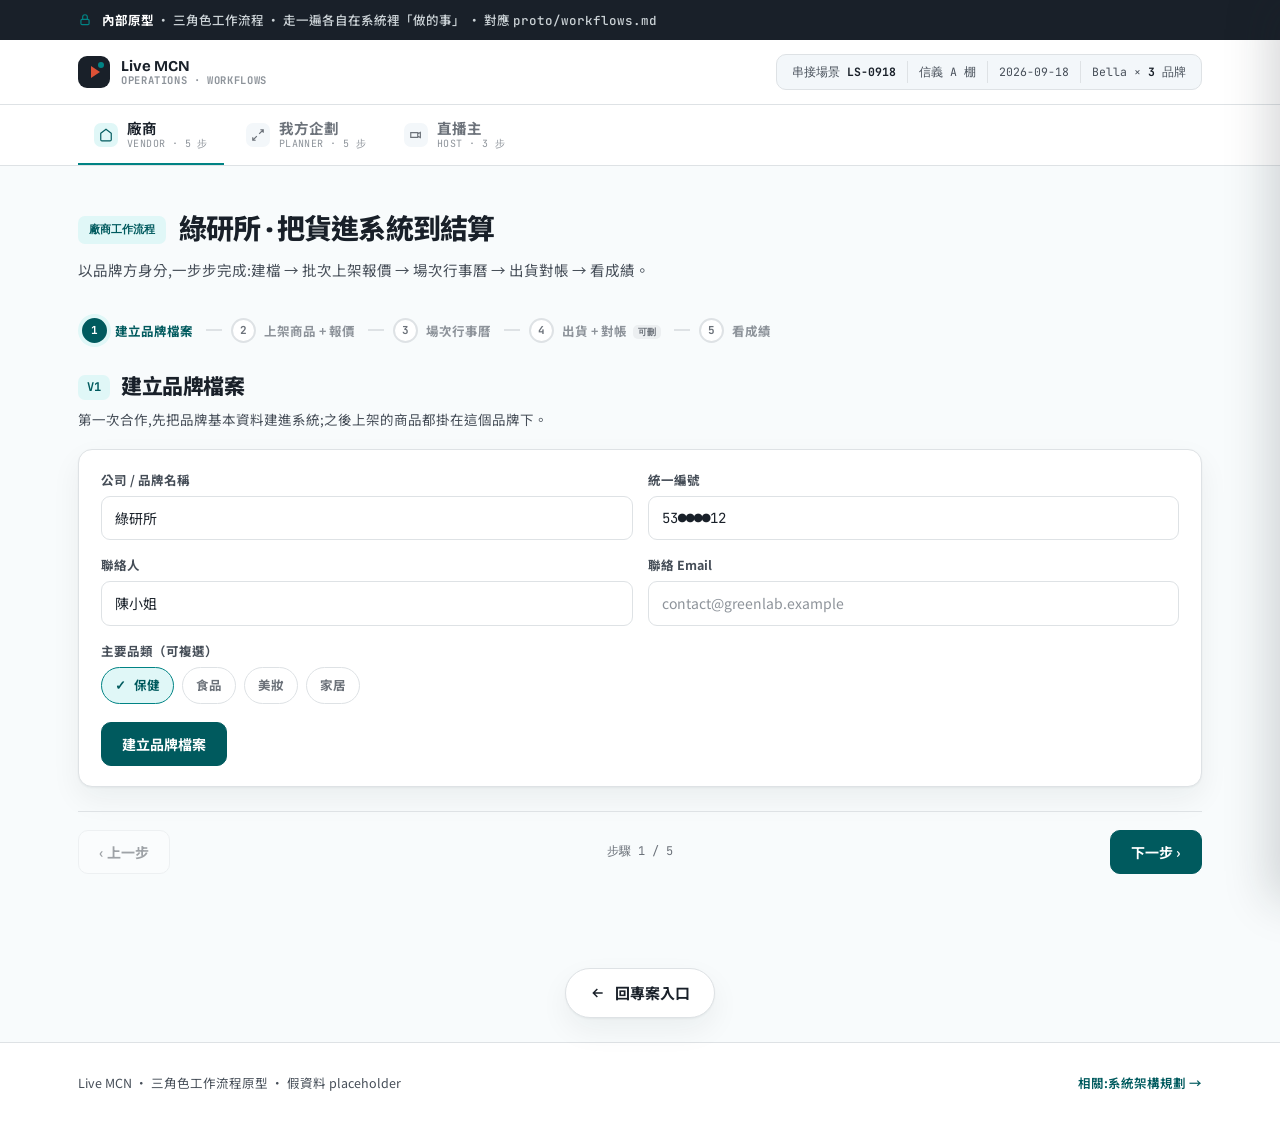
<file: pages/prototype.html>
<!DOCTYPE html>
<html lang="zh-Hant">
<head>
<meta charset="UTF-8">
<meta name="viewport" content="width=device-width, initial-scale=1.0">
<title>互動原型 · 三角色工作流程（內部）— Live MCN</title>
<link rel="preconnect" href="https://fonts.googleapis.com">
<link rel="preconnect" href="https://fonts.gstatic.com" crossorigin>
<link href="https://fonts.googleapis.com/css2?family=Bricolage+Grotesque:opsz,wght@12..96,600;12..96,700;12..96,800&family=JetBrains+Mono:wght@400;700&family=Noto+Sans+TC:wght@400;500;700;900&display=swap" rel="stylesheet">
<link rel="stylesheet" href="prototype.css">
</head>
<body>

<div class="ibar"><div class="wrap"><svg viewBox="0 0 24 24"><rect x="5" y="11" width="14" height="9" rx="2"/><path d="M8 11V7a4 4 0 0 1 8 0v4"/></svg><span><b>內部原型</b> · 三角色工作流程 · 走一遍各自在系統裡「做的事」 · 對應 <span class="mono">proto/workflows.md</span></span></div></div>

<div class="appbar">
  <div class="wrap">
    <a class="top" href="../index.html"><span class="m"></span><span class="ttl">Live MCN<span>OPERATIONS · WORKFLOWS</span></span></a>
    <span class="spacer"></span>
    <div class="ctx">
      <span>串接場景 <b>LS-0918</b></span>
      <span>信義 A 棚</span>
      <span>2026-09-18</span>
      <span>Bella × <b>3</b> 品牌</span>
    </div>
  </div>
</div>

<nav class="switch">
  <div class="wrap" role="tablist" aria-label="角色切換">
    <button role="tab" data-view="vendor" aria-selected="true" aria-controls="view-vendor">
      <span class="ic"><svg viewBox="0 0 24 24"><path d="M3 9l9-7 9 7v11a2 2 0 0 1-2 2H5a2 2 0 0 1-2-2z"/></svg></span>
      <span class="lbl">廠商<span class="role">VENDOR · 5 步</span></span>
    </button>
    <button role="tab" data-view="planner" aria-selected="false" aria-controls="view-planner">
      <span class="ic"><svg viewBox="0 0 24 24"><path d="M16 3h5v5M21 3l-7 7M8 21H3v-5M3 21l7-7"/></svg></span>
      <span class="lbl">我方企劃<span class="role">PLANNER · 5 步</span></span>
    </button>
    <button role="tab" data-view="host" aria-selected="false" aria-controls="view-host">
      <span class="ic"><svg viewBox="0 0 24 24"><path d="M15 10l4.5-2.5v9L15 14M3 8h12v8H3z"/></svg></span>
      <span class="lbl">直播主<span class="role">HOST · 3 步</span></span>
    </button>
  </div>
</nav>

<!-- ===================== 廠商 ===================== -->
<section class="view active" id="view-vendor" data-role="vendor" role="tabpanel" aria-label="廠商工作流程">
  <div class="wrap">
    <div class="vhead"><span class="badge vendor">廠商工作流程</span><h2>綠研所 · 把貨進系統到結算</h2></div>
    <p class="vlead">以品牌方身分,一步步完成:建檔 → 批次上架報價 → 場次行事曆 → 出貨對帳 → 看成績。</p>

    <div class="rail">
      <button class="rstep" data-step="0"><span class="num">1</span><span class="rl">建立品牌檔案</span></button>
      <button class="rstep" data-step="1"><span class="num">2</span><span class="rl">上架商品 + 報價</span></button>
      <button class="rstep" data-step="2"><span class="num">3</span><span class="rl">場次行事曆</span></button>
      <button class="rstep" data-step="3"><span class="num">4</span><span class="rl">出貨 + 對帳<span class="opt">可刪</span></span></button>
      <button class="rstep" data-step="4"><span class="num">5</span><span class="rl">看成績</span></button>
    </div>

    <div class="stage">
      <!-- V1 -->
      <div class="screen active" data-step="0">
        <div class="stitle"><span class="sn">V1</span><h3>建立品牌檔案</h3></div>
        <p class="sdesc">第一次合作,先把品牌基本資料建進系統;之後上架的商品都掛在這個品牌下。</p>
        <div class="card">
          <div class="form c2">
            <div class="field"><label>公司 / 品牌名稱</label><div class="inp">綠研所</div></div>
            <div class="field"><label>統一編號</label><div class="inp mono">53●●●●12</div></div>
            <div class="field"><label>聯絡人</label><div class="inp">陳小姐</div></div>
            <div class="field"><label>聯絡 Email</label><div class="inp empty">contact@greenlab.example</div></div>
          </div>
          <div class="field" style="margin-top:15px"><label>主要品類（可複選）</label>
            <div class="tagpick"><span class="tp on">保健</span><span class="tp">食品</span><span class="tp">美妝</span><span class="tp">家居</span></div>
          </div>
          <div class="actions"><button type="button" class="btn primary act">建立品牌檔案</button></div>
        </div>
      </div>

      <!-- V2 -->
      <div class="screen" data-step="1">
        <div class="stitle"><span class="sn">V2</span><h3>上架商品 + 設定報價</h3></div>
        <p class="sdesc">通常一次要報很多筆。<b>下載範本、填好後直接上傳 XLSX 批次匯入</b>——系統解析成報價表,逐筆確認含稅／未稅後一次送審。</p>
        <div class="card">
          <a class="barlink" href="#" onclick="return false"><svg viewBox="0 0 24 24"><path d="M21 15v4a2 2 0 0 1-2 2H5a2 2 0 0 1-2-2v-4M7 10l5 5 5-5M12 15V3"/></svg>下載報價範本 .xlsx</a>
          <div class="drop" style="margin-top:13px"><svg viewBox="0 0 24 24"><path d="M14 3v4a1 1 0 0 0 1 1h4M17 21H7a2 2 0 0 1-2-2V5a2 2 0 0 1 2-2h7l5 5v11a2 2 0 0 1-2 2zM9 13h6M9 17h3"/></svg>拖曳填好的 <b>XLSX 報價表</b>到這裡批次匯入（一次 N 筆）</div>
          <div class="minihead">已匯入報價（5 筆）</div>
          <div class="tablewrap">
            <table class="tbl">
              <thead><tr><th>商品</th><th>規格</th><th>稅基</th><th class="num">供貨</th><th class="num">建議售價</th></tr></thead>
              <tbody>
                <tr><td>益生菌</td><td>30 入／盒</td><td><span class="tax in">含稅</span></td><td class="num">480</td><td class="num">880</td></tr>
                <tr><td>膠原蛋白飲</td><td>14 入／盒</td><td><span class="tax in">含稅</span></td><td class="num">600</td><td class="num">1,050</td></tr>
                <tr><td>魚油 EPA</td><td>60 粒／瓶</td><td><span class="tax in">含稅</span></td><td class="num">520</td><td class="num">980</td></tr>
                <tr><td>葉黃素</td><td>30 粒／瓶</td><td><span class="tax ex">未稅</span></td><td class="num">350</td><td class="num">720</td></tr>
                <tr><td>維他命 C</td><td>100 錠／瓶</td><td><span class="tax in">含稅</span></td><td class="num">180</td><td class="num">390</td></tr>
              </tbody>
            </table>
          </div>
          <p class="note">// 匯入時逐列帶 tax_inclusive flag,系統自動換算另一邊;單列亦可手動微調。</p>
          <div class="actions"><button type="button" class="btn primary act">送審上架（5 筆）</button><button type="button" class="btn">+ 手動新增單筆</button></div>
        </div>
      </div>

      <!-- V3 -->
      <div class="screen" data-step="2">
        <div class="stitle"><span class="sn">V3</span><h3>場次行事曆</h3></div>
        <p class="sdesc">用行事曆看所有「有賣綠研所商品」的直播場次（依權限,只顯示與你有關的）。<b>點一場,看那場我們被播報的商品清單。</b></p>
        <div class="card">
          <div class="cal">
            <div class="calhead"><b>2026 年 9 月</b><span class="nav">‹ 8 月　10 月 ›</span></div>
            <div class="dow"><span>日</span><span>一</span><span>二</span><span>三</span><span>四</span><span>五</span><span>六</span></div>
            <div class="grid7">
              <div class="cd empty"></div>
              <div class="cd empty"></div>
              <div class="cd"><span class="dn">1</span></div>
              <div class="cd"><span class="dn">2</span></div>
              <div class="cd"><span class="dn">3</span></div>
              <div class="cd"><span class="dn">4</span></div>
              <div class="cd"><span class="dn">5</span><button class="sx" data-sess="LS-0905">LS-0905</button></div>
              <div class="cd"><span class="dn">6</span></div>
              <div class="cd"><span class="dn">7</span></div>
              <div class="cd"><span class="dn">8</span></div>
              <div class="cd"><span class="dn">9</span></div>
              <div class="cd"><span class="dn">10</span></div>
              <div class="cd"><span class="dn">11</span></div>
              <div class="cd"><span class="dn">12</span></div>
              <div class="cd"><span class="dn">13</span></div>
              <div class="cd"><span class="dn">14</span></div>
              <div class="cd"><span class="dn">15</span></div>
              <div class="cd"><span class="dn">16</span></div>
              <div class="cd"><span class="dn">17</span></div>
              <div class="cd"><span class="dn">18</span><button class="sx" data-sess="LS-0918">LS-0918</button></div>
              <div class="cd"><span class="dn">19</span></div>
              <div class="cd"><span class="dn">20</span></div>
              <div class="cd"><span class="dn">21</span></div>
              <div class="cd"><span class="dn">22</span></div>
              <div class="cd"><span class="dn">23</span></div>
              <div class="cd"><span class="dn">24</span></div>
              <div class="cd"><span class="dn">25</span></div>
              <div class="cd"><span class="dn">26</span><button class="sx" data-sess="LS-0926">LS-0926</button></div>
              <div class="cd"><span class="dn">27</span></div>
              <div class="cd"><span class="dn">28</span></div>
              <div class="cd"><span class="dn">29</span></div>
              <div class="cd"><span class="dn">30</span></div>
              <div class="cd empty"></div>
              <div class="cd empty"></div>
              <div class="cd empty"></div>
            </div>
          </div>
          <div class="sessdetail" id="vendor-sess-detail"></div>
        </div>
      </div>

      <!-- V4 -->
      <div class="screen" data-step="3">
        <div class="stitle"><span class="sn">V4</span><h3>出貨 + 對帳</h3><span class="opt">可刪</span></div>
        <p class="sdesc">登錄出貨數,系統與渠道回報比對,不符自動開爭議單。<b>(此步驟可刪)</b>——出貨／對帳也可能改由企劃端統一處理或走外部流程,視商業條款 B5 決定。</p>
        <div class="card">
          <div class="minihead">① 出貨登錄</div>
          <div class="form c2">
            <div class="field"><label>場次</label><div class="inp ro mono">LS-0918</div></div>
            <div class="field"><label>商品</label><div class="inp ro">益生菌 30 入</div></div>
            <div class="field"><label>出貨數量</label><div class="inp mono">215 盒</div></div>
            <div class="field"><label>出貨日期</label><div class="inp mono">2026-09-17</div></div>
          </div>
          <div class="drop" style="margin-top:13px"><svg viewBox="0 0 24 24"><path d="M14 2H6a2 2 0 0 0-2 2v16a2 2 0 0 0 2 2h12a2 2 0 0 0 2-2V8z"/><path d="M14 2v6h6M9 15h6"/></svg>上傳出貨單 / 物流單號</div>
          <div class="minihead">② 對帳結果</div>
          <div class="kv">
            <div class="r"><span class="k">渠道回報售出</span><span class="v">210 盒</span></div>
            <div class="r"><span class="k">差異</span><span class="v">5 盒</span></div>
            <div class="r"><span class="k">爭議單 #D-0918-01</span><span class="v"><span class="pill amber">對帳中</span></span></div>
          </div>
          <p class="note">// 出貨數 ≠ 渠道回報數 → 系統自動開爭議單;裁決流程屬商業條款 TBD B5。</p>
          <div class="actions"><button type="button" class="btn primary act">送交對帳</button></div>
        </div>
      </div>

      <!-- V5 -->
      <div class="screen" data-step="4">
        <div class="stitle"><span class="sn">V5</span><h3>看成績（流程終點）</h3></div>
        <p class="sdesc">對帳結清後,看這個品牌在本場的成績與 AI 場後評分。</p>
        <div class="card">
          <div class="stats">
            <div class="tile"><div class="tl">GMV</div><div class="tv">$180,000</div></div>
            <div class="tile"><div class="tl">退貨</div><div class="tv">$12,000</div></div>
            <div class="tile"><div class="tl">退貨率</div><div class="tv">6.7<small>%</small></div></div>
            <div class="tile accent"><div class="tl">淨 GMV</div><div class="tv">$168,000</div></div>
          </div>
          <div class="ai" style="margin-top:16px">
            <span class="aic"><svg viewBox="0 0 24 24"><path d="M12 2l2.4 7.4H22l-6 4.4 2.3 7.2L12 16.6 5.7 21l2.3-7.2-6-4.4h7.6z"/></svg></span>
            <div><b>AI 場後綜合評分</b><p>商品討論度高、轉換穩定;退貨率略高於品類均值,建議下次強化「保存方式 / 適用對象」話術。</p></div>
          </div>
          <div class="iso" style="margin-top:16px"><span class="il">資料隔離</span><p>本流程<b>看不到</b>:同場其他品牌的數字、我方 take rate、直播主分級。</p></div>
        </div>
      </div>
    </div>

    <div class="navbtns"><button type="button" class="btn prev">‹ 上一步</button><span class="count"></span><button type="button" class="btn primary next">下一步 ›</button></div>
  </div>
</section>

<!-- ===================== 我方企劃 ===================== -->
<section class="view" id="view-planner" data-role="planner" role="tabpanel" aria-label="我方企劃工作流程">
  <div class="wrap">
    <div class="vhead"><span class="badge planner">我方企劃工作流程</span><h2>企劃 · 從報價到結算的全流程</h2></div>
    <p class="vlead">最完整的一條線:收報價 → 配主 → 選品＋案型定價 → 排直播（挑場地）→ 對帳＋結算分潤。</p>

    <div class="rail">
      <button class="rstep" data-step="0"><span class="num">1</span><span class="rl">報價進件</span></button>
      <button class="rstep" data-step="1"><span class="num">2</span><span class="rl">直播主配對</span></button>
      <button class="rstep" data-step="2"><span class="num">3</span><span class="rl">選品 + 案型定價</span></button>
      <button class="rstep" data-step="3"><span class="num">4</span><span class="rl">排直播 · 場地</span></button>
      <button class="rstep" data-step="4"><span class="num">5</span><span class="rl">對帳 + 結算分潤</span></button>
    </div>

    <div class="stage">
      <!-- P1 -->
      <div class="screen active" data-step="0">
        <div class="stitle"><span class="sn">P1</span><h3>品牌報價進件管理</h3></div>
        <p class="sdesc">審核廠商送進來的報價,補打 Tag,核准入品牌庫 / 商品庫。</p>
        <div class="card">
          <div class="tablewrap">
            <table class="tbl">
              <thead><tr><th>品牌</th><th>商品</th><th>稅基</th><th class="num">供貨</th><th>狀態</th></tr></thead>
              <tbody>
                <tr><td>綠研所</td><td>益生菌 30入</td><td><span class="tax in">含稅</span></td><td class="num">480</td><td><span class="pill green">已核准</span></td></tr>
                <tr><td>SkinGlow 膚光</td><td>亮采精華液</td><td><span class="tax ex">未稅</span></td><td class="num">620</td><td><span class="pill green">已核准</span></td></tr>
                <tr><td>HomeWarm 暖窩</td><td>擴香組</td><td><span class="tax in">含稅</span></td><td class="num">700</td><td><span class="pill amber">待審</span></td></tr>
              </tbody>
            </table>
          </div>
          <div class="actions"><button type="button" class="btn primary act">核准暖窩入庫</button></div>
        </div>
      </div>

      <!-- P2 -->
      <div class="screen" data-step="1">
        <div class="stitle"><span class="sn">P2</span><h3>直播主配對</h3></div>
        <p class="sdesc">用 Tag 篩選直播主,看 AI 適配建議,把這批商品發案給最適合的人。</p>
        <div class="card">
          <div class="field" style="margin-bottom:14px"><label>篩選 Tag</label>
            <div class="tagpick"><span class="tp on">保健</span><span class="tp on">美妝</span><span class="tp on">女性25-45</span><span class="tp">3C</span></div>
          </div>
          <div class="picklist">
            <div class="pi sel"><span class="ck"></span><div class="pmain"><b>Bella</b><span>美妝 · 保健 · 女性25-45 · FB+IG</span></div><span class="pmeta">適配 92%</span></div>
            <div class="pi"><span class="ck"></span><div class="pmain"><b>阿哲選物</b><span>3C · 家居 · 男性</span></div><span class="pmeta">適配 41%</span></div>
            <div class="pi"><span class="ck"></span><div class="pmain"><b>團購女王 Kiki</b><span>食品 · 生活</span></div><span class="pmeta">適配 63%</span></div>
          </div>
          <p class="note">// 分級 S/A/B/C 為內部欄位,配對時參考,對直播主不顯示。</p>
          <div class="actions"><button type="button" class="btn primary act">發案給 Bella</button></div>
        </div>
      </div>

      <!-- P3 · 選品 + 案型定價（合併） -->
      <div class="screen" data-step="2">
        <div class="stitle"><span class="sn">P3</span><h3>選品組場 + 案型設計／定價</h3></div>
        <p class="sdesc">選品與案型一起做:從報價池跨品牌挑商品,<b>用案型把選到的商品 combine 成可賣的組合</b>,同時定價（含稅／未稅自動換算）。</p>
        <div class="card">
          <div class="minihead">① 選品（跨品牌)</div>
          <div class="picklist">
            <div class="pi sel"><span class="ck"></span><div class="pmain"><b>益生菌 30入</b><span>綠研所 · 保健</span></div><span class="pmeta">$880</span></div>
            <div class="pi sel"><span class="ck"></span><div class="pmain"><b>亮采精華液 30ml</b><span>SkinGlow 膚光 · 保養</span></div><span class="pmeta">$1,280</span></div>
            <div class="pi sel"><span class="ck"></span><div class="pmain"><b>擴香組</b><span>HomeWarm 暖窩 · 家居</span></div><span class="pmeta">$1,200</span></div>
            <div class="pi"><span class="ck"></span><div class="pmain"><b>膠原蛋白飲</b><span>綠研所 · 保健</span></div><span class="pmeta">$1,050</span></div>
          </div>
          <div class="minihead">② 案型設計 + 定價（把選到的商品組起來賣)</div>
          <div class="tablewrap">
            <table class="tbl">
              <thead><tr><th>選中商品 · 案型（combine 方式)</th><th>稅基</th><th class="num">未稅</th><th class="num">含稅</th></tr></thead>
              <tbody>
                <tr><td>益生菌 ×4 · 買 3 送 1</td><td><span class="tax in">含稅</span></td><td class="num">2,514</td><td class="num">2,640</td></tr>
                <tr><td>精華液 ×2 · 2 入組合</td><td><span class="tax ex">未稅</span></td><td class="num">1,580</td><td class="num">1,659</td></tr>
                <tr><td>全場 · 滿 $1,000 送香氛袋（暖窩)</td><td><span class="tax in">含稅</span></td><td class="num">—</td><td class="num">贈品</td></tr>
              </tbody>
            </table>
          </div>
          <div class="ai" style="margin-top:15px">
            <span class="aic"><svg viewBox="0 0 24 24"><path d="M12 2l2.4 7.4H22l-6 4.4 2.3 7.2L12 16.6 5.7 21l2.3-7.2-6-4.4h7.6z"/></svg></span>
            <div><b>AI 案型建議</b><p>益生菌「買3送1」放壓軸主推復購;精華液組合綁滿額禮提客單。預估客單 +18%。</p></div>
          </div>
          <div class="actions"><button type="button" class="btn primary act">確認選品與案型（加入直播草稿)</button></div>
        </div>
      </div>

      <!-- P4 · 排直播 · 場地（直播行事曆 + 場地可用性） -->
      <div class="screen" data-step="3">
        <div class="stitle"><span class="sn">P4</span><h3>排直播 · 場地</h3></div>
        <p class="sdesc">行事曆列出所有已排程的直播。<b>場地是直播的一個欄位</b>——排這場時點目標日,只列出當天<b>尚可預約</b>的場地（已被其他直播占用的不可選）。</p>
        <div class="card">
          <div class="minihead">① 直播行事曆（列出所有已排程直播;點日期挑檔期)</div>
          <div class="cal">
            <div class="calhead"><b>2026 年 9 月</b><span class="nav">‹ 8 月　10 月 ›</span></div>
            <div class="dow"><span>日</span><span>一</span><span>二</span><span>三</span><span>四</span><span>五</span><span>六</span></div>
            <div class="grid7">
              <div class="cd empty"></div>
              <div class="cd empty"></div>
              <div class="cd" data-day="1"><span class="dn">1</span></div>
              <div class="cd" data-day="2"><span class="dn">2</span></div>
              <div class="cd" data-day="3"><span class="dn">3</span></div>
              <div class="cd" data-day="4"><span class="dn">4</span></div>
              <div class="cd" data-day="5"><span class="dn">5</span><span class="bk">LS-0905</span></div>
              <div class="cd" data-day="6"><span class="dn">6</span></div>
              <div class="cd" data-day="7"><span class="dn">7</span></div>
              <div class="cd" data-day="8"><span class="dn">8</span></div>
              <div class="cd" data-day="9"><span class="dn">9</span></div>
              <div class="cd" data-day="10"><span class="dn">10</span></div>
              <div class="cd" data-day="11"><span class="dn">11</span></div>
              <div class="cd" data-day="12"><span class="dn">12</span><span class="bk">LS-0912</span></div>
              <div class="cd" data-day="13"><span class="dn">13</span></div>
              <div class="cd" data-day="14"><span class="dn">14</span></div>
              <div class="cd" data-day="15"><span class="dn">15</span></div>
              <div class="cd" data-day="16"><span class="dn">16</span></div>
              <div class="cd" data-day="17"><span class="dn">17</span></div>
              <div class="cd" data-day="18"><span class="dn">18</span><span class="bk">LS-0918N</span></div>
              <div class="cd" data-day="19"><span class="dn">19</span></div>
              <div class="cd" data-day="20"><span class="dn">20</span></div>
              <div class="cd" data-day="21"><span class="dn">21</span></div>
              <div class="cd" data-day="22"><span class="dn">22</span></div>
              <div class="cd" data-day="23"><span class="dn">23</span></div>
              <div class="cd" data-day="24"><span class="dn">24</span></div>
              <div class="cd" data-day="25"><span class="dn">25</span></div>
              <div class="cd" data-day="26"><span class="dn">26</span><span class="bk">LS-0926</span></div>
              <div class="cd" data-day="27"><span class="dn">27</span></div>
              <div class="cd" data-day="28"><span class="dn">28</span></div>
              <div class="cd" data-day="29"><span class="dn">29</span></div>
              <div class="cd" data-day="30"><span class="dn">30</span></div>
              <div class="cd empty"></div>
              <div class="cd empty"></div>
              <div class="cd empty"></div>
            </div>
          </div>
          <div id="planner-avail"></div>
          <div class="form c2" style="margin-top:15px">
            <div class="field"><label>已選場地（這場 LS-0918)</label><div class="inp" id="planner-venue">信義 A 棚</div></div>
            <div class="field"><label>開播時間</label><div class="inp mono" id="planner-time">2026-09-18 20:00</div></div>
          </div>
          <div class="actions"><button type="button" class="btn primary act">排定直播 → 已排程</button></div>
        </div>
      </div>

      <!-- P5 · 對帳 + 結算分潤（合併） -->
      <div class="screen" data-step="4">
        <div class="stitle"><span class="sn">P5</span><h3>對帳 + 結算分潤（流程終點）</h3></div>
        <p class="sdesc">對帳維度是「廠商 × 場次」——可切換從<b>場次 / 廠商 / 爭議</b>三個面向看款項與爭議（每列都帶場次名稱）;確認後結算、算分潤。</p>
        <div class="card">
          <div class="minihead">① 對帳（同一批款項,三個面向切換看)</div>
          <div class="seg-ctl recon-tabs" style="margin-bottom:13px"><span data-rv="session" class="on">依場次</span><span data-rv="vendor">依廠商</span><span data-rv="dispute">依爭議</span></div>
          <div id="planner-recon"></div>
          <div class="minihead">② 結算 + 分潤（本場 LS-0918)</div>
          <div class="field" style="margin-bottom:13px"><label>結算時機（B1)</label>
            <div class="seg-ctl"><span class="on">退貨期後開</span><span>首批下訂開</span><span>分兩次</span></div>
          </div>
          <div class="tablewrap">
            <table class="tbl">
              <thead><tr><th>品牌</th><th class="num">GMV</th><th class="num">退貨</th><th class="num">淨 GMV</th><th class="num">take 8%</th></tr></thead>
              <tbody>
                <tr><td>綠研所</td><td class="num">180,000</td><td class="num">12,000</td><td class="num">168,000</td><td class="num">13,440</td></tr>
                <tr><td>膚光</td><td class="num">95,000</td><td class="num">5,000</td><td class="num">90,000</td><td class="num">7,200</td></tr>
                <tr><td>暖窩</td><td class="num">60,000</td><td class="num">0</td><td class="num">60,000</td><td class="num">4,800</td></tr>
                <tr class="total"><td>合計</td><td class="num">335,000</td><td class="num">17,000</td><td class="num">318,000</td><td class="num">25,440</td></tr>
              </tbody>
            </table>
          </div>
          <div class="kv" style="margin-top:14px">
            <div class="r"><span class="k">我方佣金（唯一認列營收）</span><span class="v" style="color:var(--teal-d)">$25,440</span></div>
            <div class="r"><span class="k">直播主團隊淨分潤</span><span class="v">~$120,860</span></div>
          </div>
          <p class="note">// 不認 GMV 全額,只認佣金(IFRS 15 Agent)。佣金基數 gross vs 淨 屬 B1/B2,可配置。</p>
          <div class="actions"><button type="button" class="btn primary" disabled>已結算 ✓</button></div>
        </div>
      </div>
    </div>

    <div class="navbtns"><button type="button" class="btn prev">‹ 上一步</button><span class="count"></span><button type="button" class="btn primary next">下一步 ›</button></div>
  </div>
</section>

<!-- ===================== 直播主 ===================== -->
<section class="view" id="view-host" data-role="host" role="tabpanel" aria-label="直播主工作流程">
  <div class="wrap">
    <div class="vhead"><span class="badge host">直播主工作流程</span><h2>Bella · 人到就好的三步</h2></div>
    <p class="vlead">建檔 → 直播行事曆（看／接邀約 + 看要賣什麼）→ 看分潤。選品、案型、場地、出貨、對帳都不用你管。</p>

    <div class="rail">
      <button class="rstep" data-step="0"><span class="num">1</span><span class="rl">建立檔案</span></button>
      <button class="rstep" data-step="1"><span class="num">2</span><span class="rl">直播行事曆</span></button>
      <button class="rstep" data-step="2"><span class="num">3</span><span class="rl">看分潤</span></button>
    </div>

    <div class="stage">
      <!-- H1 -->
      <div class="screen active" data-step="0">
        <div class="stitle"><span class="sn">H1</span><h3>建立直播主檔案</h3></div>
        <p class="sdesc">填基本資料、選擅長品類、綁直播頻道。系統用這些 Tag 幫你配對適合的品牌。</p>
        <div class="card">
          <div class="form c2">
            <div class="field"><label>暱稱 / 團隊名</label><div class="inp">Bella</div></div>
            <div class="field"><label>頻道</label><div class="inp mono">FB + IG</div></div>
          </div>
          <div class="field" style="margin-top:15px"><label>擅長品類（可複選）</label>
            <div class="tagpick"><span class="tp on">美妝</span><span class="tp on">保健</span><span class="tp">食品</span><span class="tp">家居</span></div>
          </div>
          <div class="iso" style="margin-top:16px"><span class="il">刻意不顯示</span><p>系統內部會標分級(S/A/B/C)輔助配對,但<b>不會顯示給你</b>,避免不舒服。</p></div>
          <div class="actions"><button type="button" class="btn primary act">建立檔案</button></div>
        </div>
      </div>

      <!-- H2 · 直播行事曆 -->
      <div class="screen" data-step="1">
        <div class="stitle"><span class="sn">H2</span><h3>直播行事曆</h3></div>
        <p class="sdesc">看自己所有直播,依狀態分 <b>受邀 / 即將 / 已播畢</b>。點一場 → 看那場要賣的商品與案型;每個商品點「<b>話術・售價・賣點</b>」開側欄速覽。受邀的場可在此接受。</p>
        <div class="card">
          <div class="cal">
            <div class="calhead"><b>2026 年 9 月</b><span class="nav">‹ 8 月　10 月 ›</span></div>
            <div class="dow"><span>日</span><span>一</span><span>二</span><span>三</span><span>四</span><span>五</span><span>六</span></div>
            <div class="grid7">
              <div class="cd empty"></div>
              <div class="cd empty"></div>
              <div class="cd"><span class="dn">1</span></div>
              <div class="cd"><span class="dn">2</span></div>
              <div class="cd"><span class="dn">3</span></div>
              <div class="cd"><span class="dn">4</span><button class="sx done" data-sess="LS-0904">LS-0904</button></div>
              <div class="cd"><span class="dn">5</span></div>
              <div class="cd"><span class="dn">6</span></div>
              <div class="cd"><span class="dn">7</span></div>
              <div class="cd"><span class="dn">8</span></div>
              <div class="cd"><span class="dn">9</span></div>
              <div class="cd"><span class="dn">10</span></div>
              <div class="cd"><span class="dn">11</span></div>
              <div class="cd"><span class="dn">12</span></div>
              <div class="cd"><span class="dn">13</span></div>
              <div class="cd"><span class="dn">14</span></div>
              <div class="cd"><span class="dn">15</span></div>
              <div class="cd"><span class="dn">16</span></div>
              <div class="cd"><span class="dn">17</span></div>
              <div class="cd"><span class="dn">18</span><button class="sx up" data-sess="LS-0918">LS-0918</button></div>
              <div class="cd"><span class="dn">19</span></div>
              <div class="cd"><span class="dn">20</span></div>
              <div class="cd"><span class="dn">21</span></div>
              <div class="cd"><span class="dn">22</span></div>
              <div class="cd"><span class="dn">23</span></div>
              <div class="cd"><span class="dn">24</span></div>
              <div class="cd"><span class="dn">25</span></div>
              <div class="cd"><span class="dn">26</span></div>
              <div class="cd"><span class="dn">27</span></div>
              <div class="cd"><span class="dn">28</span></div>
              <div class="cd"><span class="dn">29</span><button class="sx invite" data-sess="LS-0929">LS-0929</button></div>
              <div class="cd"><span class="dn">30</span></div>
              <div class="cd empty"></div>
              <div class="cd empty"></div>
              <div class="cd empty"></div>
            </div>
          </div>
          <div class="sessdetail" id="host-sess-detail"></div>
        </div>
      </div>

      <!-- H3 · 看分潤 -->
      <div class="screen" data-step="2">
        <div class="stitle"><span class="sn">H3</span><h3>看分潤（流程終點）</h3></div>
        <p class="sdesc">場後查本場團隊 GMV、淨分潤與結算狀態。對帳結算都自動。</p>
        <div class="card">
          <div class="stats">
            <div class="tile"><div class="tl">本場淨 GMV</div><div class="tv">$318,000</div></div>
            <div class="tile"><div class="tl">Live MCN 服務費</div><div class="tv">$25,440</div></div>
            <div class="tile accent"><div class="tl">我的團隊淨分潤</div><div class="tv">~$120,860</div></div>
            <div class="tile"><div class="tl">結算狀態</div><div class="tv" style="font-size:14px">對帳中</div></div>
          </div>
          <div class="iso" style="margin-top:16px"><span class="il">刻意不顯示</span><p>看不到我方對品牌談下來的「讓價空間」——這是 Live MCN 的毛利來源,也與防跳單(S1)的可見度設計相關。</p></div>
        </div>
      </div>
    </div>

    <div class="navbtns"><button type="button" class="btn prev">‹ 上一步</button><span class="count"></span><button type="button" class="btn primary next">下一步 ›</button></div>
  </div>
</section>

<!-- side panel drawer：商品話術 / 售價 / 賣點速覽 -->
<div class="drawer-backdrop" id="host-drawer-bd"></div>
<aside class="drawer" id="host-drawer" aria-hidden="true" aria-label="商品速覽">
  <button type="button" class="dclose" id="host-drawer-close" aria-label="關閉側欄">✕</button>
  <div id="host-drawer-body"></div>
</aside>

<div class="wrap">
  <div class="backhome"><a href="../index.html"><svg viewBox="0 0 24 24"><path d="M19 12H5M11 18l-6-6 6-6"/></svg>回專案入口</a></div>
</div>

<footer>
  <div class="wrap">
    <span>Live MCN · 三角色工作流程原型 · 假資料 placeholder</span>
    <a href="page3.html">相關:系統架構規劃 →</a>
  </div>
</footer>

<script>
(function(){
  var roles=['vendor','planner','host'];
  var tabs=Array.prototype.slice.call(document.querySelectorAll('.switch button'));
  var step={vendor:0,planner:0,host:0};

  function view(r){return document.getElementById('view-'+r);}
  function screens(r){return Array.prototype.slice.call(view(r).querySelectorAll('.screen'));}
  function rail(r){return Array.prototype.slice.call(view(r).querySelectorAll('.rstep'));}

  function renderStep(r){
    var scr=screens(r),rs=rail(r),i=step[r],n=scr.length,v=view(r);
    scr.forEach(function(s,k){s.classList.toggle('active',k===i);});
    rs.forEach(function(b,k){b.classList.toggle('now',k===i);b.classList.toggle('done',k<i);b.setAttribute('aria-current',k===i?'step':'false');});
    var prev=v.querySelector('.prev'),next=v.querySelector('.next');
    prev.disabled=(i===0);next.disabled=(i===n-1);
    next.textContent=(i===n-1)?'完成 ✓':'下一步 ›';
    v.querySelector('.count').textContent='步驟 '+(i+1)+' / '+n;
  }
  function showRole(r){
    if(roles.indexOf(r)<0)r='vendor';
    tabs.forEach(function(b){b.setAttribute('aria-selected',b.dataset.view===r?'true':'false');});
    roles.forEach(function(x){view(x).classList.toggle('active',x===r);});
    renderStep(r);
    if(history.replaceState)history.replaceState(null,'','#'+r);
  }
  function go(r,i){var n=screens(r).length;step[r]=Math.max(0,Math.min(n-1,i));renderStep(r);}

  tabs.forEach(function(b,i){
    b.addEventListener('click',function(){showRole(b.dataset.view);});
    b.addEventListener('keydown',function(e){
      if(e.key==='ArrowRight'||e.key==='ArrowLeft'){e.preventDefault();
        var ni=(i+(e.key==='ArrowRight'?1:roles.length-1))%roles.length;tabs[ni].focus();showRole(roles[ni]);}
    });
  });
  roles.forEach(function(r){
    var v=view(r);
    rail(r).forEach(function(b,k){b.addEventListener('click',function(){go(r,k);});});
    v.querySelector('.prev').addEventListener('click',function(){go(r,step[r]-1);});
    v.querySelector('.next').addEventListener('click',function(){go(r,step[r]+1);});
    v.querySelectorAll('.btn.act').forEach(function(b){b.addEventListener('click',function(){go(r,step[r]+1);});});
  });

  // 場次行事曆 → 點場次看該場「綠研所被播報的商品清單」（廠商視角,資料隔離）
  var vsess={
    'LS-0905':{d:'09-05（六）',host:'阿哲選物',venue:'三重 C 棚',items:[['魚油 EPA 60粒','買 2 送 1','$980',['green','已結算']]]},
    'LS-0918':{d:'09-18（五）',host:'Bella',venue:'信義 A 棚',items:[['益生菌 30入','買 3 送 1','$880',['amber','對帳中']]]},
    'LS-0926':{d:'09-26（六）',host:'團購女王 Kiki',venue:'內湖 B 棚',items:[['膠原蛋白飲 14入','2 入組合','$1,050',['teal','已排程']]]}
  };
  function renderSess(id){
    var box=document.getElementById('vendor-sess-detail');
    if(!box||!vsess[id])return;
    var s=vsess[id];
    var rows=s.items.map(function(it){return '<tr><td>'+it[0]+'</td><td>'+it[1]+'</td><td class="num">'+it[2]+'</td><td><span class="pill '+it[3][0]+'">'+it[3][1]+'</span></td></tr>';}).join('');
    box.innerHTML='<div class="ch"><span class="ci"><svg viewBox="0 0 24 24"><rect x="3" y="4" width="18" height="16" rx="2"/><path d="M8 2v4M16 2v4M3 10h18"/></svg></span><h3>'+id+' · '+s.d+'</h3><span class="pill teal" style="margin-left:auto">'+s.host+' · '+s.venue+'</span></div>'+
      '<div class="tablewrap"><table class="tbl"><thead><tr><th>我的商品</th><th>案型</th><th class="num">售價</th><th>狀態</th></tr></thead><tbody>'+rows+'</tbody></table></div>'+
      '<p class="note">// 僅顯示綠研所自家被播報的商品（資料隔離,看不到同場其他品牌）。</p>';
    Array.prototype.slice.call(document.querySelectorAll('#view-vendor .cal .sx')).forEach(function(c){c.classList.toggle('on',c.dataset.sess===id);});
  }
  Array.prototype.slice.call(document.querySelectorAll('#view-vendor .cal .sx')).forEach(function(c){c.addEventListener('click',function(){renderSess(c.dataset.sess);});});
  renderSess('LS-0918');

  // 企劃 P4：直播行事曆 → 點日期看當天「尚可預約」的場地（場地＝直播的欄位,避開已被其他直播預約者）
  var pVenues=[['信義 A 棚','容納 30 · 有打光'],['內湖 B 棚','容納 50 · 大型'],['三重 C 棚','容納 20 · 簡約']];
  var pBook={5:[['LS-0905','信義 A 棚','20:00']],12:[['LS-0912','內湖 B 棚','20:00']],18:[['LS-0918N','內湖 B 棚','18:00']],26:[['LS-0926','三重 C 棚','20:00']]};
  function renderAvail(day){
    var box=document.getElementById('planner-avail'); if(!box)return;
    var booked=pBook[day]||[],firstFree=null;
    var rows=pVenues.map(function(v){
      var b=booked.filter(function(x){return x[1]===v[0];})[0];
      if(b)return '<div class="venue"><div class="vinfo"><b>'+v[0]+'</b><span>'+v[1]+'</span></div><span class="avail busy">已被 '+b[0]+' 預約 · '+b[2]+'</span></div>';
      var pick=!firstFree; if(pick)firstFree=v[0];
      return '<div class="venue'+(pick?' pick':'')+'"><div class="vinfo"><b>'+v[0]+'</b><span>'+v[1]+'</span></div><span class="avail free">可預約'+(pick?' ✓':'')+'</span></div>';
    }).join('');
    var ds='2026-09-'+(day<10?'0'+day:day);
    box.innerHTML='<div class="minihead">② 為 LS-0918 挑場地 · 目標日 '+ds+'</div><div class="venues">'+rows+'</div><p class="note">// 只列出當天尚可預約的場地;已被其他直播占用的不可選（場地＝直播的一個欄位,同場地同時段不重複)。</p>';
    var pv=document.getElementById('planner-venue'); if(pv)pv.textContent=firstFree||'（當日無可用場地)';
    var pt=document.getElementById('planner-time'); if(pt)pt.textContent=ds+' 20:00';
    Array.prototype.slice.call(document.querySelectorAll('#view-planner .cal .cd[data-day]')).forEach(function(c){c.classList.toggle('sel',c.dataset.day===String(day));});
  }
  Array.prototype.slice.call(document.querySelectorAll('#view-planner .cal .cd[data-day]')).forEach(function(c){c.addEventListener('click',function(){renderAvail(parseInt(c.dataset.day,10));});});
  renderAvail(18);

  // 企劃 P5：對帳多面向（場次 / 廠商 / 爭議），維度＝廠商 × 場次
  var reconViews={
    session:'<table class="tbl"><thead><tr><th>場次</th><th>主播</th><th class="num">品牌數</th><th class="num">淨 GMV</th><th class="num">爭議</th><th>狀態</th></tr></thead><tbody>'+
      '<tr><td>LS-0918</td><td>Bella</td><td class="num">3</td><td class="num">318,000</td><td class="num">1</td><td><span class="pill amber">對帳中</span></td></tr>'+
      '<tr><td>LS-0905</td><td>阿哲選物</td><td class="num">2</td><td class="num">142,000</td><td class="num">0</td><td><span class="pill green">已結算</span></td></tr>'+
      '<tr><td>LS-0926</td><td>團購女王 Kiki</td><td class="num">4</td><td class="num">401,000</td><td class="num">0</td><td><span class="pill teal">已排程</span></td></tr>'+
      '</tbody></table>',
    vendor:'<table class="tbl"><thead><tr><th>廠商</th><th class="num">場次數</th><th class="num">累計淨 GMV</th><th>爭議</th><th class="num">待結款</th></tr></thead><tbody>'+
      '<tr><td>綠研所</td><td class="num">3</td><td class="num">408,000</td><td><span class="pill amber">#D-0918-01</span></td><td class="num">168,000</td></tr>'+
      '<tr><td>SkinGlow 膚光</td><td class="num">1</td><td class="num">90,000</td><td>—</td><td class="num">90,000</td></tr>'+
      '<tr><td>HomeWarm 暖窩</td><td class="num">2</td><td class="num">120,000</td><td>—</td><td class="num">60,000</td></tr>'+
      '</tbody></table>',
    dispute:'<table class="tbl"><thead><tr><th>爭議單</th><th>場次</th><th>廠商</th><th class="num">差異</th><th>狀態</th></tr></thead><tbody>'+
      '<tr><td>#D-0918-01</td><td>LS-0918</td><td>綠研所</td><td class="num">5 盒</td><td><span class="pill amber">對帳中</span></td></tr>'+
      '</tbody></table>'
  };
  function renderRecon(view){
    var box=document.getElementById('planner-recon'); if(!box)return;
    box.innerHTML='<div class="tablewrap">'+(reconViews[view]||reconViews.session)+'</div>';
    Array.prototype.slice.call(document.querySelectorAll('#view-planner .recon-tabs span')).forEach(function(s){s.classList.toggle('on',s.dataset.rv===view);});
  }
  Array.prototype.slice.call(document.querySelectorAll('#view-planner .recon-tabs span')).forEach(function(s){s.addEventListener('click',function(){renderRecon(s.dataset.rv);});});
  renderRecon('session');

  // 直播主 H2：直播行事曆 → 點場次看商品+案型;每商品開 side panel 看話術/售價/賣點
  var prods={
    pro:{name:'益生菌 30入',brand:'綠研所',price:'$880 / 盒（含稅)',deal:'買 3 送 1（付 3 得 4)',
      scripts:['腸道是第二大腦,換季最有感','買 3 送 1 等於打 8 折,囤一季剛剛好','空腹配溫水,吸收最好'],
      points:['活菌數 200 億','專利包埋耐胃酸','無添加色素香料']},
    ess:{name:'亮采精華液 30ml',brand:'SkinGlow 膚光',price:'$1,344 / 瓶（含稅)',deal:'2 入組合 $1,659',
      scripts:['熬夜暗沉救星,兩週有感','2 入家庭號,姐妹一起買更划算','上妝前三滴,服貼不卡粉'],
      points:['高濃度精萃','無香料無酒精','第三方檢驗']},
    dif:{name:'擴香組',brand:'HomeWarm 暖窩',price:'$1,200 / 組（含稅)',deal:'滿 $1,000 送香氛袋',
      scripts:['進門那一刻的儀式感','滿千送香氛袋,送禮自用兩相宜','天然精油,寵物友善'],
      points:['天然精油','可購補充瓶','八款香氛']},
    col:{name:'膠原蛋白飲 14入',brand:'綠研所',price:'$1,050 / 盒（含稅)',deal:'2 入組合',
      scripts:['睡前一瓶,隔天澎潤','2 入組合補貨價','小分子好吸收'],
      points:['小分子胜肽','低糖配方','添加維他命 C']}
  };
  var hbc={
    'LS-0904':{date:'09-04（五)',badge:['green','已播畢'],sub:'已播畢 · 可看分潤',prods:['ess','dif'],invite:false},
    'LS-0918':{date:'09-18（五)',badge:['teal','已確認·即將'],sub:'已接受 · 即將開播 · 主播 Bella（+1 共同主播)',prods:['pro','ess','dif'],invite:false},
    'LS-0929':{date:'09-29（二)',badge:['amber','受邀 DRAFT'],sub:'邀請中 · 待你回覆',prods:['pro','col'],invite:true}
  };
  function hostCard(k){var p=prods[k],pr=p.price.split(' / ');return '<div class="card prod"><span class="brand">'+p.brand+'</span><span class="pn">'+p.name+'</span><span class="deal"><b>'+p.deal+'</b></span><span class="price">'+pr[0]+' <small>/ '+pr[1]+'</small></span><button type="button" class="btn linkbtn" data-prod="'+k+'">話術・售價・賣點 →</button></div>';}
  function renderHostSess(id){
    var box=document.getElementById('host-sess-detail'),s=hbc[id]; if(!box||!s)return;
    var cards=s.prods.map(hostCard).join('');
    var actions=s.invite?'<div class="actions"><button type="button" class="btn primary">接受檔期</button><button type="button" class="btn">婉拒</button></div>':'';
    box.innerHTML='<div class="ch"><span class="ci"><svg viewBox="0 0 24 24"><rect x="3" y="4" width="18" height="16" rx="2"/><path d="M8 2v4M16 2v4M3 10h18"/></svg></span><h3>'+id+' · '+s.date+'</h3><span class="pill '+s.badge[0]+'" style="margin-left:auto">'+s.badge[1]+'</span></div>'+
      '<p class="sublead">'+s.sub+'</p><div class="grid c3">'+cards+'</div>'+actions;
    Array.prototype.slice.call(box.querySelectorAll('.linkbtn')).forEach(function(b){b.addEventListener('click',function(){openDrawer(b.dataset.prod);});});
    Array.prototype.slice.call(document.querySelectorAll('#view-host .cal .sx')).forEach(function(c){c.classList.toggle('on',c.dataset.sess===id);});
  }
  function openDrawer(k){
    var p=prods[k]; if(!p)return;
    document.getElementById('host-drawer-body').innerHTML=
      '<span class="dbrand">'+p.brand+'</span><div class="dttl">'+p.name+'</div>'+
      '<div class="drow"><span>售價</span><b>'+p.price+'</b></div>'+
      '<div class="ddeal">案型：'+p.deal+'</div>'+
      '<div class="dsec">話術</div><ul class="dlist">'+p.scripts.map(function(x){return '<li>'+x+'</li>';}).join('')+'</ul>'+
      '<div class="dsec">賣點</div><div class="tagpick">'+p.points.map(function(x){return '<span class="tp">'+x+'</span>';}).join('')+'</div>';
    document.getElementById('host-drawer').classList.add('open');
    document.getElementById('host-drawer').setAttribute('aria-hidden','false');
    document.getElementById('host-drawer-bd').classList.add('open');
  }
  function closeDrawer(){
    var d=document.getElementById('host-drawer'); if(!d)return;
    d.classList.remove('open'); d.setAttribute('aria-hidden','true');
    document.getElementById('host-drawer-bd').classList.remove('open');
  }
  Array.prototype.slice.call(document.querySelectorAll('#view-host .cal .sx')).forEach(function(c){c.addEventListener('click',function(){renderHostSess(c.dataset.sess);});});
  var hdc=document.getElementById('host-drawer-close'); if(hdc)hdc.addEventListener('click',closeDrawer);
  var hdb=document.getElementById('host-drawer-bd'); if(hdb)hdb.addEventListener('click',closeDrawer);
  document.addEventListener('keydown',function(e){if(e.key==='Escape')closeDrawer();});
  renderHostSess('LS-0918');

  window.addEventListener('hashchange',function(){showRole((location.hash||'').replace('#',''));});
  showRole((location.hash||'').replace('#',''));
})();
</script>

</body>
</html>
</file>
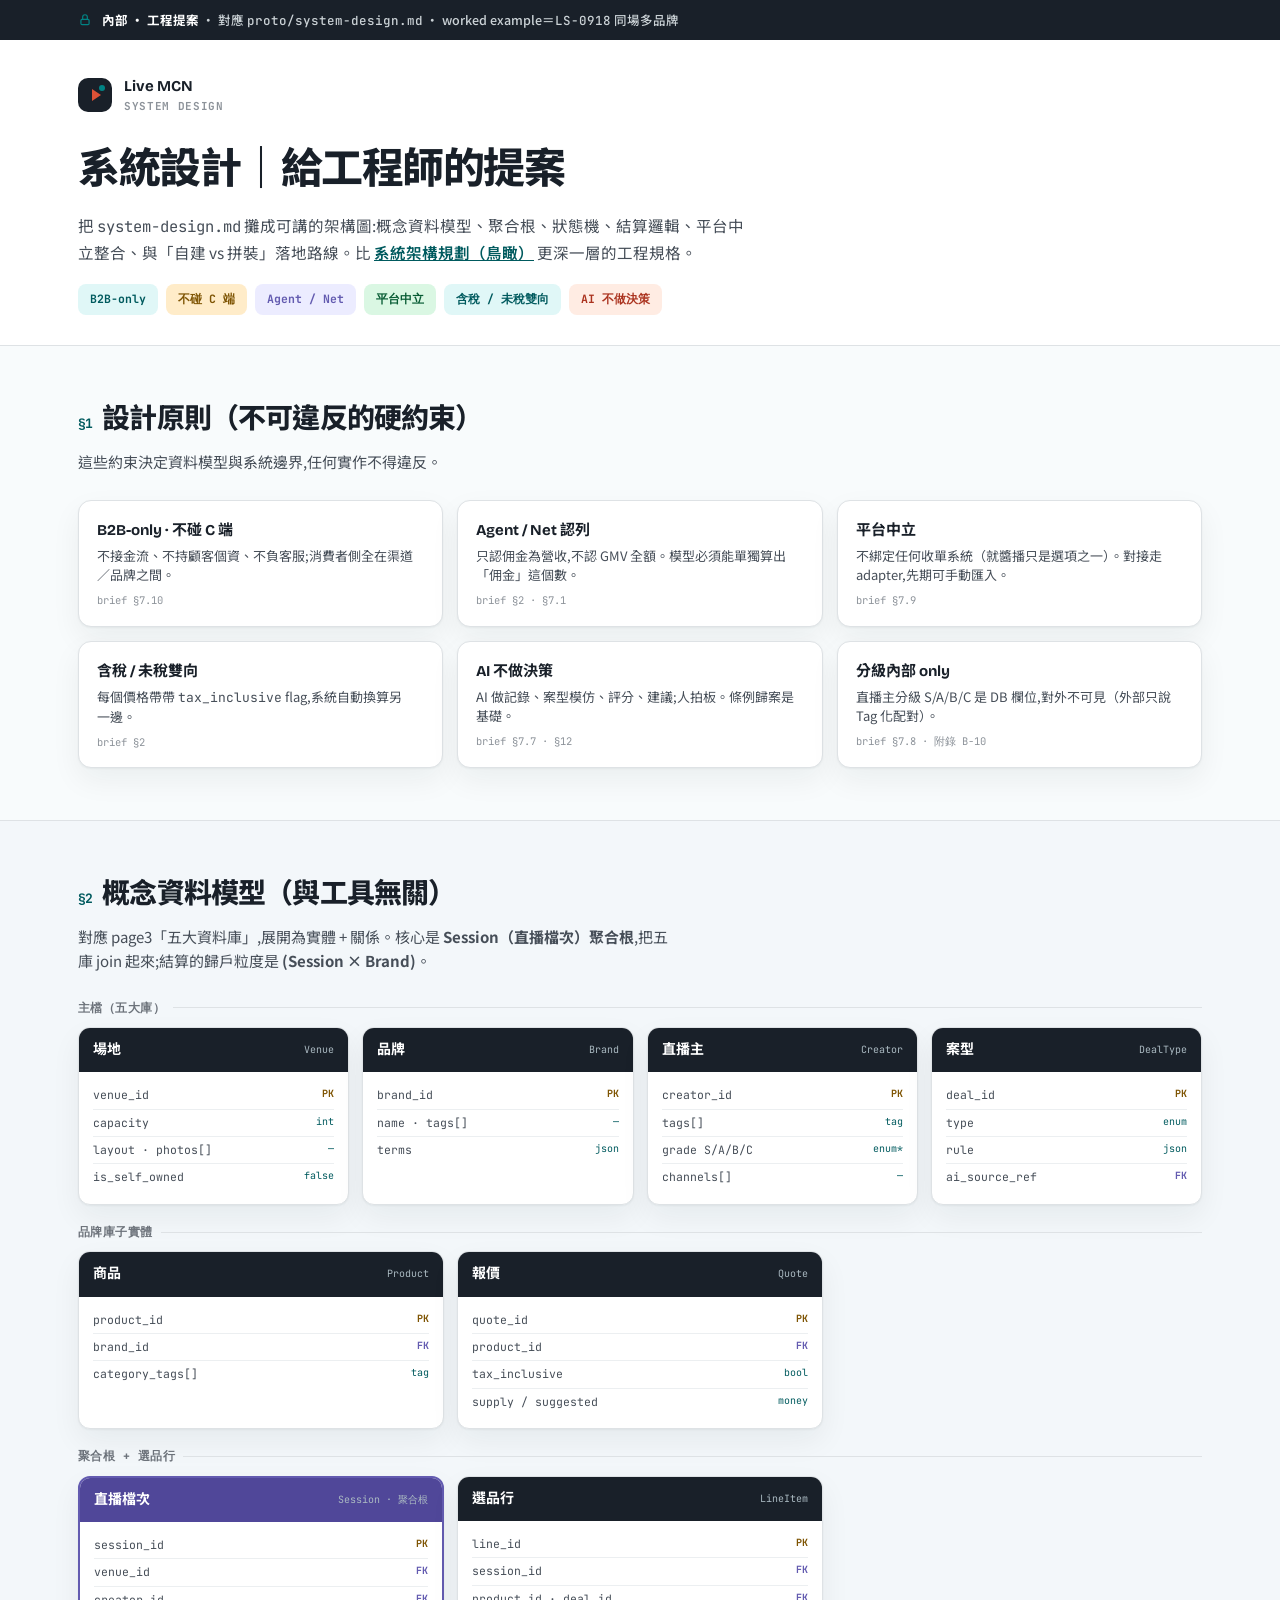
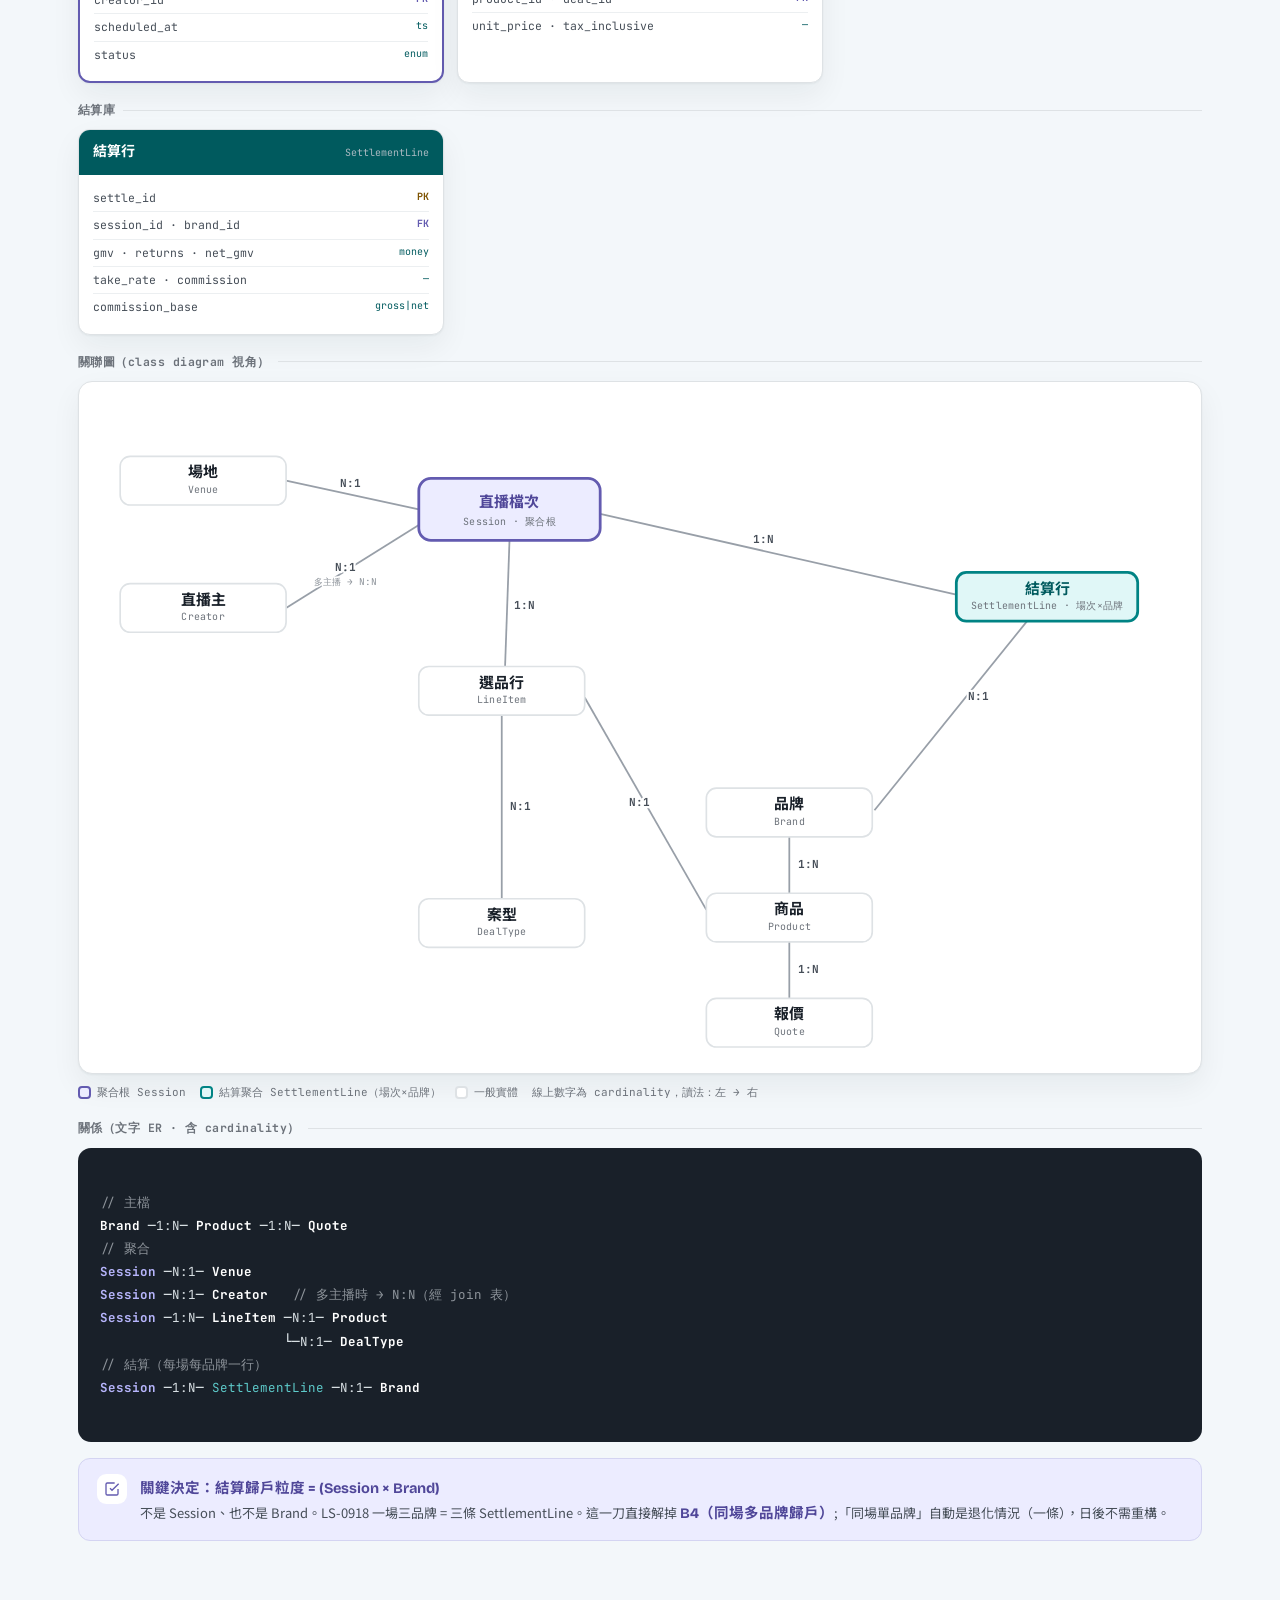
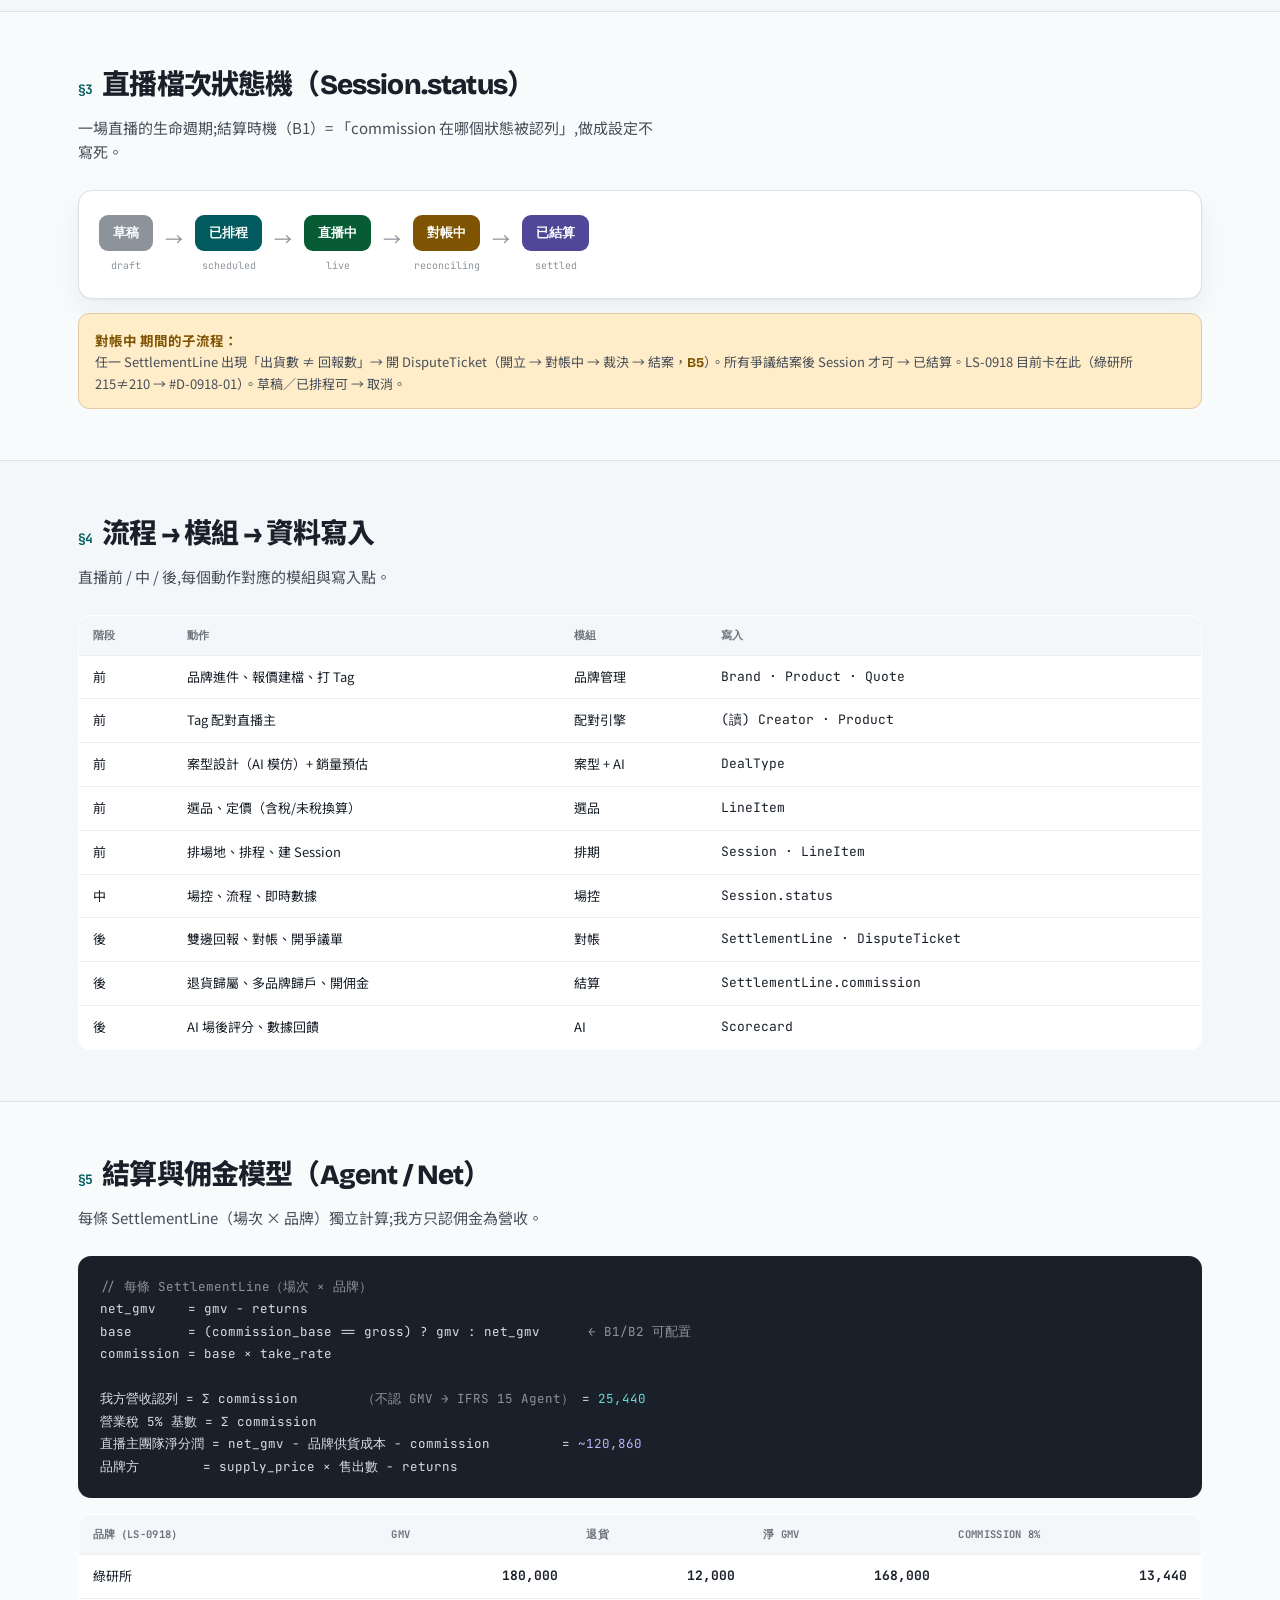
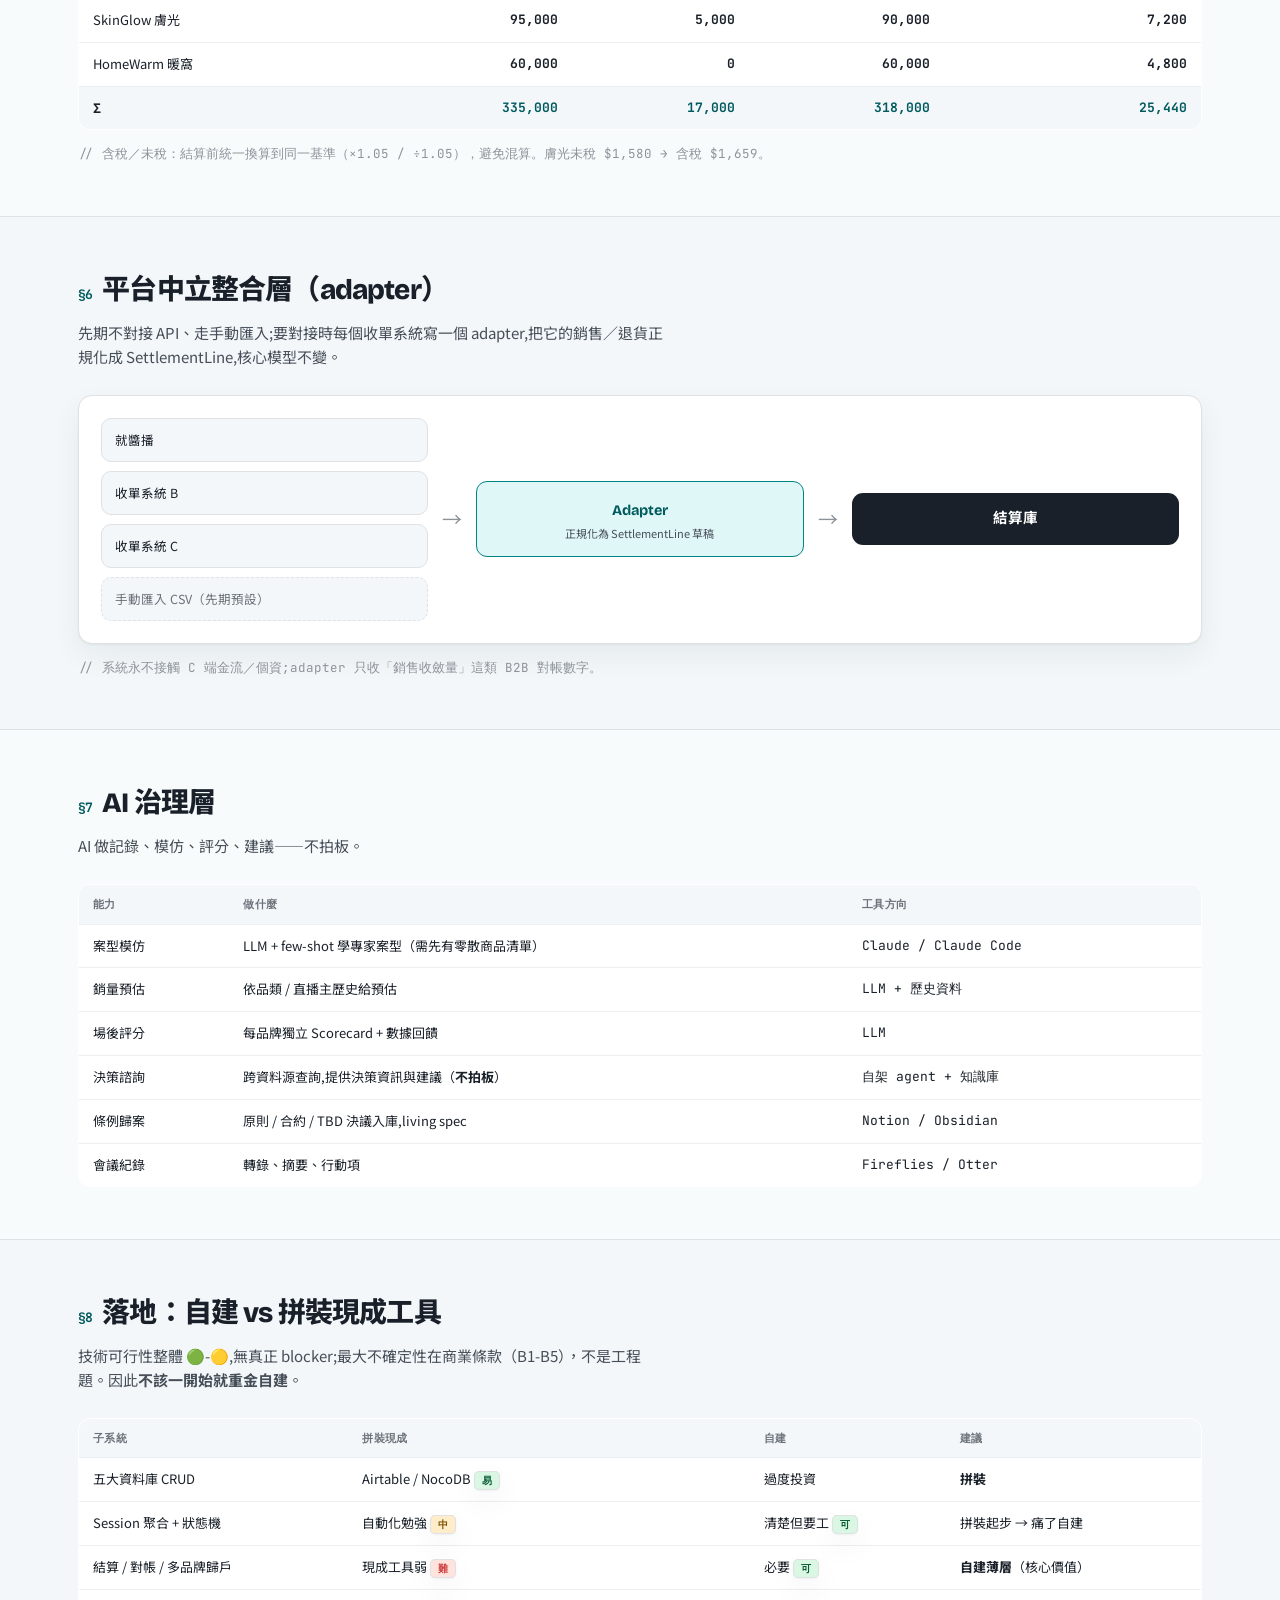
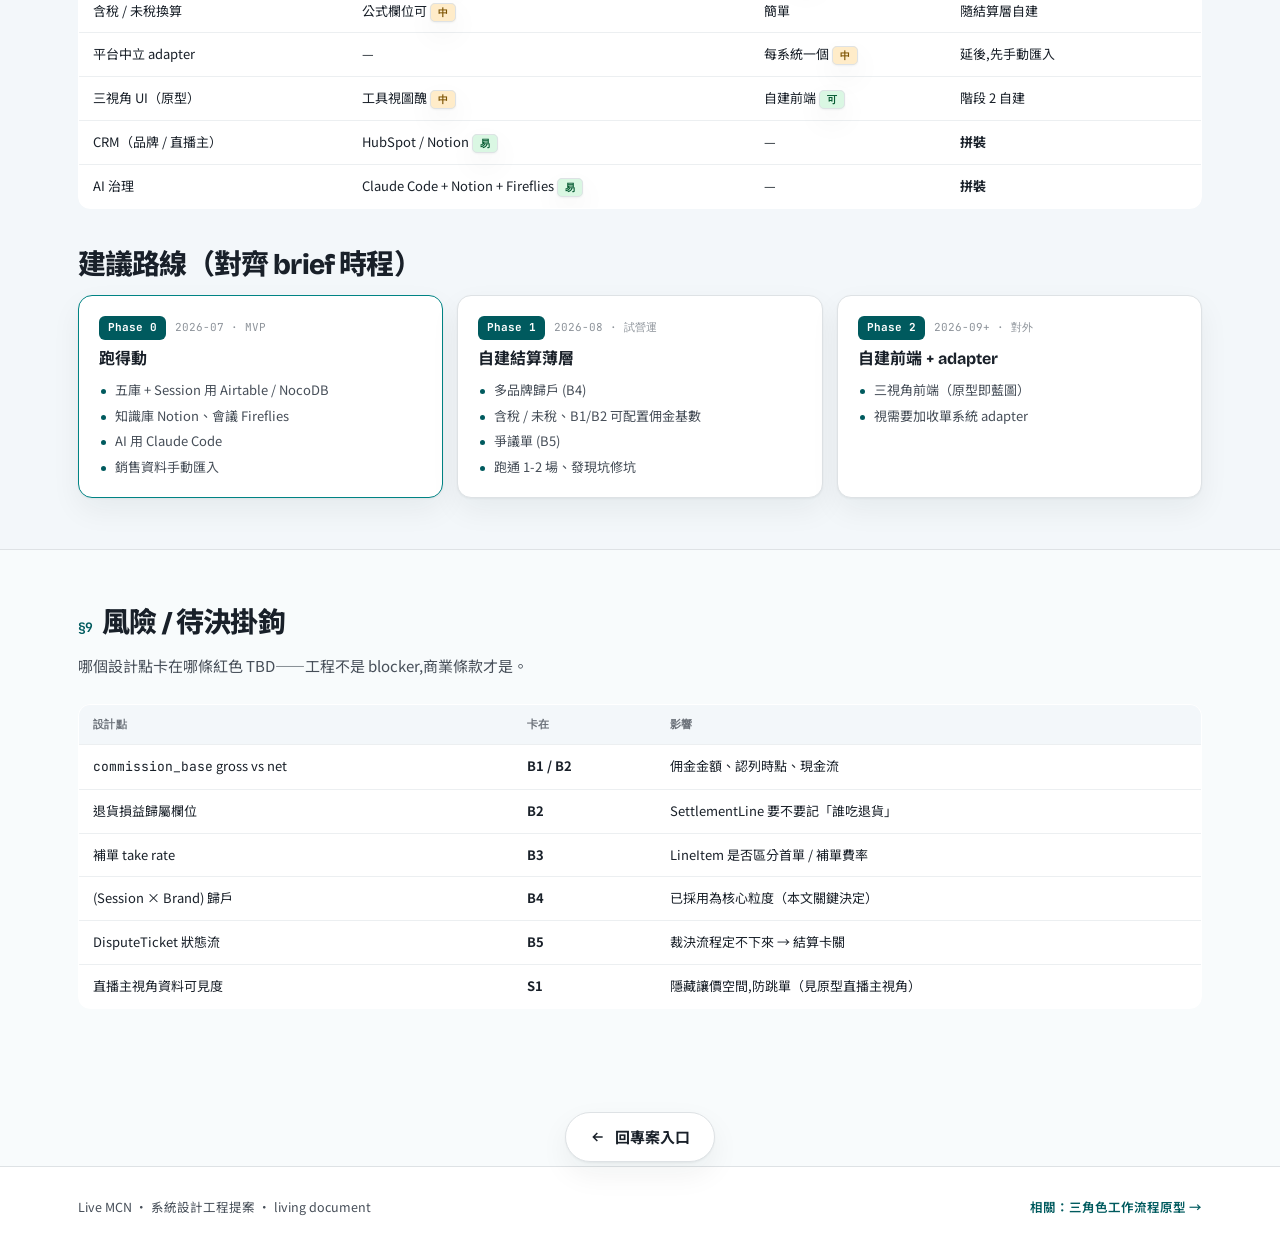
<file: pages/system-design.html>
<!DOCTYPE html>
<html lang="zh-Hant">
<head>
<meta charset="UTF-8">
<meta name="viewport" content="width=device-width, initial-scale=1.0">
<title>系統設計 · 給工程師的提案（內部）— Live MCN</title>
<link rel="preconnect" href="https://fonts.googleapis.com">
<link rel="preconnect" href="https://fonts.gstatic.com" crossorigin>
<link href="https://fonts.googleapis.com/css2?family=Bricolage+Grotesque:opsz,wght@12..96,600;12..96,700;12..96,800&family=JetBrains+Mono:wght@400;700&family=Noto+Sans+TC:wght@400;500;700;900&display=swap" rel="stylesheet">
<link rel="stylesheet" href="system-design.css">
</head>
<body>

<div class="ibar"><div class="wrap"><svg viewBox="0 0 24 24"><rect x="5" y="11" width="14" height="9" rx="2"/><path d="M8 11V7a4 4 0 0 1 8 0v4"/></svg><span><b>內部 · 工程提案</b> · 對應 <span class="mono">proto/system-design.md</span> · worked example＝<span class="mono">LS-0918</span> 同場多品牌</span></div></div>

<header class="head">
  <div class="wrap">
    <a class="top" href="../index.html"><span class="m"></span><span class="ttl">Live MCN<span>SYSTEM DESIGN</span></span></a>
    <h1>系統設計｜給工程師的提案</h1>
    <p>把 <span class="mono">system-design.md</span> 攤成可講的架構圖:概念資料模型、聚合根、狀態機、結算邏輯、平台中立整合、與「自建 vs 拼裝」落地路線。比 <a href="page3.html">系統架構規劃（鳥瞰）</a> 更深一層的工程規格。</p>
    <div class="tagrow">
      <span class="t teal">B2B-only</span><span class="t amber">不碰 C 端</span><span class="t violet">Agent / Net</span><span class="t green">平台中立</span><span class="t teal">含稅 / 未稅雙向</span><span class="t coral">AI 不做決策</span>
    </div>
  </div>
</header>

<!-- §1 設計原則 -->
<section>
  <div class="wrap">
    <h2 class="sec"><span class="k">§1</span>設計原則（不可違反的硬約束）</h2>
    <p class="sec-lead">這些約束決定資料模型與系統邊界,任何實作不得違反。</p>
    <div class="princ-grid">
      <div class="pr"><b>B2B-only · 不碰 C 端</b><p>不接金流、不持顧客個資、不負客服;消費者側全在渠道／品牌之間。</p><span class="src">brief §7.10</span></div>
      <div class="pr"><b>Agent / Net 認列</b><p>只認佣金為營收,不認 GMV 全額。模型必須能單獨算出「佣金」這個數。</p><span class="src">brief §2 · §7.1</span></div>
      <div class="pr"><b>平台中立</b><p>不綁定任何收單系統（就醬播只是選項之一）。對接走 adapter,先期可手動匯入。</p><span class="src">brief §7.9</span></div>
      <div class="pr"><b>含稅 / 未稅雙向</b><p>每個價格帶帶 <span class="mono">tax_inclusive</span> flag,系統自動換算另一邊。</p><span class="src">brief §2</span></div>
      <div class="pr"><b>AI 不做決策</b><p>AI 做記錄、案型模仿、評分、建議;人拍板。條例歸案是基礎。</p><span class="src">brief §7.7 · §12</span></div>
      <div class="pr"><b>分級內部 only</b><p>直播主分級 S/A/B/C 是 DB 欄位,對外不可見（外部只說 Tag 化配對）。</p><span class="src">brief §7.8 · 附錄 B-10</span></div>
    </div>
  </div>
</section>

<!-- §2 概念資料模型 -->
<section class="alt">
  <div class="wrap">
    <h2 class="sec"><span class="k">§2</span>概念資料模型（與工具無關）</h2>
    <p class="sec-lead">對應 page3「五大資料庫」,展開為實體 + 關係。核心是 <b>Session（直播檔次）聚合根</b>,把五庫 join 起來;結算的歸戶粒度是 <b>(Session × Brand)</b>。</p>

    <div class="ergroup">
      <div class="gl">主檔（五大庫）</div>
      <div class="ents">
        <div class="ent"><div class="eh">場地 <small>Venue</small></div><ul><li><span>venue_id</span><span class="pk">PK</span></li><li><span>capacity</span><span class="ty">int</span></li><li><span>layout · photos[]</span><span class="ty">—</span></li><li><span>is_self_owned</span><span class="ty">false</span></li></ul></div>
        <div class="ent"><div class="eh">品牌 <small>Brand</small></div><ul><li><span>brand_id</span><span class="pk">PK</span></li><li><span>name · tags[]</span><span class="ty">—</span></li><li><span>terms</span><span class="ty">json</span></li></ul></div>
        <div class="ent"><div class="eh">直播主 <small>Creator</small></div><ul><li><span>creator_id</span><span class="pk">PK</span></li><li><span>tags[]</span><span class="ty">tag</span></li><li><span>grade S/A/B/C</span><span class="ty">enum*</span></li><li><span>channels[]</span><span class="ty">—</span></li></ul></div>
        <div class="ent"><div class="eh">案型 <small>DealType</small></div><ul><li><span>deal_id</span><span class="pk">PK</span></li><li><span>type</span><span class="ty">enum</span></li><li><span>rule</span><span class="ty">json</span></li><li><span>ai_source_ref</span><span class="fk">FK</span></li></ul></div>
      </div>
    </div>

    <div class="ergroup">
      <div class="gl">品牌庫子實體</div>
      <div class="ents c3">
        <div class="ent"><div class="eh">商品 <small>Product</small></div><ul><li><span>product_id</span><span class="pk">PK</span></li><li><span>brand_id</span><span class="fk">FK</span></li><li><span>category_tags[]</span><span class="ty">tag</span></li></ul></div>
        <div class="ent"><div class="eh">報價 <small>Quote</small></div><ul><li><span>quote_id</span><span class="pk">PK</span></li><li><span>product_id</span><span class="fk">FK</span></li><li><span>tax_inclusive</span><span class="ty">bool</span></li><li><span>supply / suggested</span><span class="ty">money</span></li></ul></div>
      </div>
    </div>

    <div class="ergroup">
      <div class="gl">聚合根 + 選品行</div>
      <div class="ents c3">
        <div class="ent root"><div class="eh">直播檔次 <small>Session · 聚合根</small></div><ul><li><span>session_id</span><span class="pk">PK</span></li><li><span>venue_id</span><span class="fk">FK</span></li><li><span>creator_id</span><span class="fk">FK</span></li><li><span>scheduled_at</span><span class="ty">ts</span></li><li><span>status</span><span class="ty">enum</span></li></ul></div>
        <div class="ent"><div class="eh">選品行 <small>LineItem</small></div><ul><li><span>line_id</span><span class="pk">PK</span></li><li><span>session_id</span><span class="fk">FK</span></li><li><span>product_id · deal_id</span><span class="fk">FK</span></li><li><span>unit_price · tax_inclusive</span><span class="ty">—</span></li></ul></div>
      </div>
    </div>

    <div class="ergroup">
      <div class="gl">結算庫</div>
      <div class="ents c3">
        <div class="ent agg"><div class="eh">結算行 <small>SettlementLine</small></div><ul><li><span>settle_id</span><span class="pk">PK</span></li><li><span>session_id · brand_id</span><span class="fk">FK</span></li><li><span>gmv · returns · net_gmv</span><span class="ty">money</span></li><li><span>take_rate · commission</span><span class="ty">—</span></li><li><span>commission_base</span><span class="ty">gross|net</span></li></ul></div>
      </div>
    </div>

    <div class="ergroup">
      <div class="gl">關聯圖（class diagram 視角）</div>
      <svg class="clsd" viewBox="0 0 1000 610" role="img" aria-label="模型關聯圖">
        <!-- edges -->
        <path class="cedge" d="M300 108 L180 82"/>
        <path class="cedge" d="M300 122 L180 197"/>
        <path class="cedge" d="M382 136 L378 250"/>
        <path class="cedge" d="M464 112 L786 185"/>
        <path class="cedge" d="M450 278 L560 470"/>
        <path class="cedge" d="M375 294 L375 460"/>
        <path class="cedge" d="M635 404 L635 455"/>
        <path class="cedge" d="M635 499 L635 550"/>
        <path class="cedge" d="M850 209 L712 380"/>
        <!-- nodes -->
        <g class="node"><rect class="cbx" x="30" y="60" width="150" height="44" rx="9"/><text class="cname" x="105" y="79" text-anchor="middle">場地</text><text class="csub" x="105" y="93" text-anchor="middle">Venue</text></g>
        <g class="node"><rect class="cbx" x="30" y="175" width="150" height="44" rx="9"/><text class="cname" x="105" y="194" text-anchor="middle">直播主</text><text class="csub" x="105" y="208" text-anchor="middle">Creator</text></g>
        <g class="node root"><rect class="cbx" x="300" y="80" width="164" height="56" rx="11"/><text class="cname" x="382" y="106" text-anchor="middle">直播檔次</text><text class="csub" x="382" y="122" text-anchor="middle">Session · 聚合根</text></g>
        <g class="node"><rect class="cbx" x="300" y="250" width="150" height="44" rx="9"/><text class="cname" x="375" y="269" text-anchor="middle">選品行</text><text class="csub" x="375" y="283" text-anchor="middle">LineItem</text></g>
        <g class="node"><rect class="cbx" x="300" y="460" width="150" height="44" rx="9"/><text class="cname" x="375" y="479" text-anchor="middle">案型</text><text class="csub" x="375" y="493" text-anchor="middle">DealType</text></g>
        <g class="node"><rect class="cbx" x="560" y="360" width="150" height="44" rx="9"/><text class="cname" x="635" y="379" text-anchor="middle">品牌</text><text class="csub" x="635" y="393" text-anchor="middle">Brand</text></g>
        <g class="node"><rect class="cbx" x="560" y="455" width="150" height="44" rx="9"/><text class="cname" x="635" y="474" text-anchor="middle">商品</text><text class="csub" x="635" y="488" text-anchor="middle">Product</text></g>
        <g class="node"><rect class="cbx" x="560" y="550" width="150" height="44" rx="9"/><text class="cname" x="635" y="569" text-anchor="middle">報價</text><text class="csub" x="635" y="583" text-anchor="middle">Quote</text></g>
        <g class="node agg"><rect class="cbx" x="786" y="165" width="164" height="44" rx="9"/><text class="cname" x="868" y="184" text-anchor="middle">結算行</text><text class="csub" x="868" y="198" text-anchor="middle">SettlementLine · 場次×品牌</text></g>
        <!-- cardinality labels (讀法：左→右) -->
        <text class="clab" x="238" y="88">N:1</text>
        <text class="clab" x="234" y="164">N:1</text>
        <text class="cnote" x="234" y="176">多主播 → N:N</text>
        <text class="clab" x="396" y="198">1:N</text>
        <text class="clab" x="612" y="138">1:N</text>
        <text class="clab" x="500" y="376">N:1</text>
        <text class="clab" x="392" y="380">N:1</text>
        <text class="clab" x="652" y="432">1:N</text>
        <text class="clab" x="652" y="527">1:N</text>
        <text class="clab" x="806" y="280">N:1</text>
      </svg>
      <div class="cleg">
        <span><i class="root"></i>聚合根 Session</span>
        <span><i class="agg"></i>結算聚合 SettlementLine（場次×品牌）</span>
        <span><i></i>一般實體</span>
        <span>線上數字為 cardinality，讀法：左 → 右</span>
      </div>
    </div>

    <div class="ergroup">
      <div class="gl">關係（文字 ER · 含 cardinality）</div>
      <div class="rel">
<span class="c">// 主檔</span>
<span class="e">Brand</span> ─1:N─ <span class="e">Product</span> ─1:N─ <span class="e">Quote</span>
<span class="c">// 聚合</span>
<span class="agg">Session</span> ─N:1─ <span class="e">Venue</span>
<span class="agg">Session</span> ─N:1─ <span class="e">Creator</span>   <span class="c">// 多主播時 → N:N（經 join 表）</span>
<span class="agg">Session</span> ─1:N─ <span class="e">LineItem</span> ─N:1─ <span class="e">Product</span>
                       └─N:1─ <span class="e">DealType</span>
<span class="c">// 結算（每場每品牌一行）</span>
<span class="agg">Session</span> ─1:N─ <span class="card">SettlementLine</span> ─N:1─ <span class="e">Brand</span>
      </div>
      <div class="callout">
        <span class="ci"><svg viewBox="0 0 24 24"><path d="M9 11l3 3L22 4M21 12v7a2 2 0 0 1-2 2H5a2 2 0 0 1-2-2V5a2 2 0 0 1 2-2h11"/></svg></span>
        <div><b>關鍵決定：結算歸戶粒度 = (Session × Brand)</b><p>不是 Session、也不是 Brand。LS-0918 一場三品牌 = 三條 SettlementLine。這一刀直接解掉 <b>B4（同場多品牌歸戶）</b>;「同場單品牌」自動是退化情況（一條），日後不需重構。</p></div>
      </div>
    </div>
  </div>
</section>

<!-- §3 狀態機 -->
<section>
  <div class="wrap">
    <h2 class="sec"><span class="k">§3</span>直播檔次狀態機（Session.status）</h2>
    <p class="sec-lead">一場直播的生命週期;結算時機（B1）= 「commission 在哪個狀態被認列」,做成設定不寫死。</p>
    <div class="fsm">
      <div class="st s1"><span class="b">草稿</span><span class="en">draft</span></div>
      <span class="ar">→</span>
      <div class="st s2"><span class="b">已排程</span><span class="en">scheduled</span></div>
      <span class="ar">→</span>
      <div class="st s3"><span class="b">直播中</span><span class="en">live</span></div>
      <span class="ar">→</span>
      <div class="st s4"><span class="b">對帳中</span><span class="en">reconciling</span></div>
      <span class="ar">→</span>
      <div class="st s5"><span class="b">已結算</span><span class="en">settled</span></div>
    </div>
    <div class="fsm-note">
      <div><b>對帳中 期間的子流程：</b><p>任一 SettlementLine 出現「出貨數 ≠ 回報數」→ 開 DisputeTicket（開立 → 對帳中 → 裁決 → 結案，<b>B5</b>）。所有爭議結案後 Session 才可 → 已結算。LS-0918 目前卡在此（綠研所 215≠210 → #D-0918-01）。草稿／已排程可 → 取消。</p></div>
    </div>
  </div>
</section>

<!-- §4 流程 -->
<section class="alt">
  <div class="wrap">
    <h2 class="sec"><span class="k">§4</span>流程 → 模組 → 資料寫入</h2>
    <p class="sec-lead">直播前 / 中 / 後,每個動作對應的模組與寫入點。</p>
    <div class="tablewrap">
      <table class="tbl">
        <thead><tr><th>階段</th><th>動作</th><th>模組</th><th>寫入</th></tr></thead>
        <tbody>
          <tr><td>前</td><td>品牌進件、報價建檔、打 Tag</td><td>品牌管理</td><td class="mono">Brand · Product · Quote</td></tr>
          <tr><td>前</td><td>Tag 配對直播主</td><td>配對引擎</td><td class="mono">(讀) Creator · Product</td></tr>
          <tr><td>前</td><td>案型設計（AI 模仿）+ 銷量預估</td><td>案型 + AI</td><td class="mono">DealType</td></tr>
          <tr><td>前</td><td>選品、定價（含稅/未稅換算）</td><td>選品</td><td class="mono">LineItem</td></tr>
          <tr><td>前</td><td>排場地、排程、建 Session</td><td>排期</td><td class="mono">Session · LineItem</td></tr>
          <tr><td>中</td><td>場控、流程、即時數據</td><td>場控</td><td class="mono">Session.status</td></tr>
          <tr><td>後</td><td>雙邊回報、對帳、開爭議單</td><td>對帳</td><td class="mono">SettlementLine · DisputeTicket</td></tr>
          <tr><td>後</td><td>退貨歸屬、多品牌歸戶、開佣金</td><td>結算</td><td class="mono">SettlementLine.commission</td></tr>
          <tr><td>後</td><td>AI 場後評分、數據回饋</td><td>AI</td><td class="mono">Scorecard</td></tr>
        </tbody>
      </table>
    </div>
  </div>
</section>

<!-- §5 結算模型 -->
<section>
  <div class="wrap">
    <h2 class="sec"><span class="k">§5</span>結算與佣金模型（Agent / Net）</h2>
    <p class="sec-lead">每條 SettlementLine（場次 × 品牌）獨立計算;我方只認佣金為營收。</p>
    <div class="code"><span class="c">// 每條 SettlementLine（場次 × 品牌）</span>
net_gmv    = gmv − returns
base       = (commission_base == gross) ? gmv : net_gmv      <span class="c">← B1/B2 可配置</span>
commission = base × take_rate

我方營收認列 = Σ commission        <span class="c">（不認 GMV → IFRS 15 Agent）</span> = <span class="hl">25,440</span>
營業稅 5% 基數 = Σ commission
直播主團隊淨分潤 = net_gmv − 品牌供貨成本 − commission         = <span class="v">~120,860</span>
品牌方        = supply_price × 售出數 − returns</div>
    <div class="tablewrap" style="margin-top:16px">
      <table class="tbl">
        <thead><tr><th>品牌（LS-0918）</th><th class="num">GMV</th><th class="num">退貨</th><th class="num">淨 GMV</th><th class="num">commission 8%</th></tr></thead>
        <tbody>
          <tr><td>綠研所</td><td class="num">180,000</td><td class="num">12,000</td><td class="num">168,000</td><td class="num">13,440</td></tr>
          <tr><td>SkinGlow 膚光</td><td class="num">95,000</td><td class="num">5,000</td><td class="num">90,000</td><td class="num">7,200</td></tr>
          <tr><td>HomeWarm 暖窩</td><td class="num">60,000</td><td class="num">0</td><td class="num">60,000</td><td class="num">4,800</td></tr>
          <tr class="total"><td>Σ</td><td class="num">335,000</td><td class="num">17,000</td><td class="num">318,000</td><td class="num">25,440</td></tr>
        </tbody>
      </table>
    </div>
    <p class="note">// 含稅／未稅：結算前統一換算到同一基準（×1.05 / ÷1.05），避免混算。膚光未稅 $1,580 → 含稅 $1,659。</p>
  </div>
</section>

<!-- §6 平台中立整合層 -->
<section class="alt">
  <div class="wrap">
    <h2 class="sec"><span class="k">§6</span>平台中立整合層（adapter）</h2>
    <p class="sec-lead">先期不對接 API、走手動匯入;要對接時每個收單系統寫一個 adapter,把它的銷售／退貨正規化成 SettlementLine,核心模型不變。</p>
    <div class="adapter">
      <div class="col">
        <div class="nb">就醬播</div>
        <div class="nb">收單系統 B</div>
        <div class="nb">收單系統 C</div>
        <div class="nb dash">手動匯入 CSV（先期預設）</div>
      </div>
      <div class="arx">→</div>
      <div class="mid"><b>Adapter</b><span>正規化為 SettlementLine 草稿</span></div>
      <div class="arx">→</div>
      <div class="sink">結算庫</div>
    </div>
    <p class="note">// 系統永不接觸 C 端金流／個資;adapter 只收「銷售收斂量」這類 B2B 對帳數字。</p>
  </div>
</section>

<!-- §7 AI 治理層 -->
<section>
  <div class="wrap">
    <h2 class="sec"><span class="k">§7</span>AI 治理層</h2>
    <p class="sec-lead">AI 做記錄、模仿、評分、建議——不拍板。</p>
    <div class="tablewrap">
      <table class="tbl">
        <thead><tr><th>能力</th><th>做什麼</th><th>工具方向</th></tr></thead>
        <tbody>
          <tr><td>案型模仿</td><td>LLM + few-shot 學專家案型（需先有零散商品清單）</td><td class="mono">Claude / Claude Code</td></tr>
          <tr><td>銷量預估</td><td>依品類 / 直播主歷史給預估</td><td class="mono">LLM + 歷史資料</td></tr>
          <tr><td>場後評分</td><td>每品牌獨立 Scorecard + 數據回饋</td><td class="mono">LLM</td></tr>
          <tr><td>決策諮詢</td><td>跨資料源查詢,提供決策資訊與建議（<b>不拍板</b>）</td><td class="mono">自架 agent + 知識庫</td></tr>
          <tr><td>條例歸案</td><td>原則 / 合約 / TBD 決議入庫,living spec</td><td class="mono">Notion / Obsidian</td></tr>
          <tr><td>會議紀錄</td><td>轉錄、摘要、行動項</td><td class="mono">Fireflies / Otter</td></tr>
        </tbody>
      </table>
    </div>
  </div>
</section>

<!-- §8 自建 vs 拼裝 + 路線 -->
<section class="alt">
  <div class="wrap">
    <h2 class="sec"><span class="k">§8</span>落地：自建 vs 拼裝現成工具</h2>
    <p class="sec-lead">技術可行性整體 🟢-🟡,無真正 blocker;最大不確定性在商業條款（B1-B5），不是工程題。因此<b>不該一開始就重金自建</b>。</p>
    <div class="tablewrap">
      <table class="tbl">
        <thead><tr><th>子系統</th><th>拼裝現成</th><th>自建</th><th>建議</th></tr></thead>
        <tbody>
          <tr><td>五大資料庫 CRUD</td><td>Airtable / NocoDB <span class="ph g">易</span></td><td>過度投資</td><td><b>拼裝</b></td></tr>
          <tr><td>Session 聚合 + 狀態機</td><td>自動化勉強 <span class="ph y">中</span></td><td>清楚但要工 <span class="ph g">可</span></td><td>拼裝起步 → 痛了自建</td></tr>
          <tr><td>結算 / 對帳 / 多品牌歸戶</td><td>現成工具弱 <span class="ph r">難</span></td><td>必要 <span class="ph g">可</span></td><td><b>自建薄層</b>（核心價值）</td></tr>
          <tr><td>含稅 / 未稅換算</td><td>公式欄位可 <span class="ph y">中</span></td><td>簡單</td><td>隨結算層自建</td></tr>
          <tr><td>平台中立 adapter</td><td>—</td><td>每系統一個 <span class="ph y">中</span></td><td>延後,先手動匯入</td></tr>
          <tr><td>三視角 UI（原型）</td><td>工具視圖醜 <span class="ph y">中</span></td><td>自建前端 <span class="ph g">可</span></td><td>階段 2 自建</td></tr>
          <tr><td>CRM（品牌 / 直播主）</td><td>HubSpot / Notion <span class="ph g">易</span></td><td>—</td><td><b>拼裝</b></td></tr>
          <tr><td>AI 治理</td><td>Claude Code + Notion + Fireflies <span class="ph g">易</span></td><td>—</td><td><b>拼裝</b></td></tr>
        </tbody>
      </table>
    </div>

    <h2 class="sec" style="margin-top:34px">建議路線（對齊 brief 時程）</h2>
    <div class="road">
      <div class="ph now"><div class="pt"><span class="n">Phase 0</span><span class="d">2026-07 · MVP</span></div><h4>跑得動</h4><ul><li>五庫 + Session 用 Airtable / NocoDB</li><li>知識庫 Notion、會議 Fireflies</li><li>AI 用 Claude Code</li><li>銷售資料手動匯入</li></ul></div>
      <div class="ph"><div class="pt"><span class="n">Phase 1</span><span class="d">2026-08 · 試營運</span></div><h4>自建結算薄層</h4><ul><li>多品牌歸戶 (B4)</li><li>含稅 / 未稅、B1/B2 可配置佣金基數</li><li>爭議單 (B5)</li><li>跑通 1-2 場、發現坑修坑</li></ul></div>
      <div class="ph"><div class="pt"><span class="n">Phase 2</span><span class="d">2026-09+ · 對外</span></div><h4>自建前端 + adapter</h4><ul><li>三視角前端（原型即藍圖）</li><li>視需要加收單系統 adapter</li></ul></div>
    </div>
  </div>
</section>

<!-- §9 TBD 風險掛鉤 -->
<section>
  <div class="wrap">
    <h2 class="sec"><span class="k">§9</span>風險 / 待決掛鉤</h2>
    <p class="sec-lead">哪個設計點卡在哪條紅色 TBD——工程不是 blocker,商業條款才是。</p>
    <div class="tablewrap">
      <table class="tbl">
        <thead><tr><th>設計點</th><th>卡在</th><th>影響</th></tr></thead>
        <tbody>
          <tr><td><span class="mono">commission_base</span> gross vs net</td><td><b>B1 / B2</b></td><td>佣金金額、認列時點、現金流</td></tr>
          <tr><td>退貨損益歸屬欄位</td><td><b>B2</b></td><td>SettlementLine 要不要記「誰吃退貨」</td></tr>
          <tr><td>補單 take rate</td><td><b>B3</b></td><td>LineItem 是否區分首單 / 補單費率</td></tr>
          <tr><td>(Session × Brand) 歸戶</td><td><b>B4</b></td><td>已採用為核心粒度（本文關鍵決定）</td></tr>
          <tr><td>DisputeTicket 狀態流</td><td><b>B5</b></td><td>裁決流程定不下來 → 結算卡關</td></tr>
          <tr><td>直播主視角資料可見度</td><td><b>S1</b></td><td>隱藏讓價空間,防跳單（見原型直播主視角）</td></tr>
        </tbody>
      </table>
    </div>
  </div>
</section>

<div class="wrap">
  <div class="backhome"><a href="../index.html"><svg viewBox="0 0 24 24"><path d="M19 12H5M11 18l-6-6 6-6"/></svg>回專案入口</a></div>
</div>

<footer>
  <div class="wrap">
    <span>Live MCN · 系統設計工程提案 · living document</span>
    <a href="prototype.html">相關：三角色工作流程原型 →</a>
  </div>
</footer>

</body>
</html>
</file>
<file: index.css>
/* ============================================================
   Live MCN — Index / Main Menu
   Brand identity: ink + coral(energy) + teal(trust). Light, cool.
   ============================================================ */
:root{
  --ink:oklch(0.24 0.02 255);
  --ink-2:oklch(0.40 0.02 255);
  --muted:oklch(0.55 0.015 255);
  --bg:oklch(0.985 0.004 235);
  --surface:oklch(1 0 0);
  --line:oklch(0.91 0.006 240);
  --line-2:oklch(0.95 0.005 240);
  --coral:oklch(0.66 0.19 35);
  --coral-d:oklch(0.55 0.17 33);
  --coral-soft:oklch(0.96 0.03 40);
  --teal:oklch(0.55 0.10 195);
  --teal-d:oklch(0.42 0.08 200);
  --teal-soft:oklch(0.96 0.025 195);
  --radius:15px;
  --ease:cubic-bezier(0.16,1,0.3,1);
  --shadow:0 1px 2px oklch(0.24 0.02 255/.05),0 14px 32px oklch(0.24 0.02 255/.06);
  --shadow-lg:0 2px 6px oklch(0.24 0.02 255/.07),0 26px 52px oklch(0.24 0.02 255/.13);
  --display:"Bricolage Grotesque","Noto Sans TC",sans-serif;
  --sans:"Noto Sans TC","Bricolage Grotesque",sans-serif;
  --mono:"JetBrains Mono",ui-monospace,monospace;
}
*{box-sizing:border-box;margin:0;padding:0}
html{scroll-behavior:smooth}
body{
  font-family:var(--sans);color:var(--ink);background:var(--bg);
  min-height:100vh;line-height:1.55;-webkit-font-smoothing:antialiased;
  text-wrap:pretty;
  display:flex;flex-direction:column;align-items:center;justify-content:center;
  padding:clamp(14px,2vh,28px) 22px;
  position:relative;overflow-x:hidden;
}
/* ambient brand wash */
body::before{content:"";position:fixed;inset:0;z-index:-1;pointer-events:none;
  background:
    radial-gradient(60% 50% at 88% -8%, oklch(0.66 0.19 35/.10), transparent 70%),
    radial-gradient(55% 45% at 6% 4%, oklch(0.55 0.10 195/.09), transparent 72%);}

.shell{width:100%;max-width:1000px}

/* ---- masthead ---- */
.brand{display:flex;align-items:center;gap:12px;margin-bottom:clamp(12px,1.8vw,18px)}
.brand .mark{width:38px;height:38px;border-radius:11px;flex-shrink:0;position:relative;
  background:var(--ink);box-shadow:0 7px 18px oklch(0.24 0.02 255/.26)}
.brand .mark::before{content:"";position:absolute;inset:0;margin:auto;width:0;height:0;left:3px;
  border-style:solid;border-width:7px 0 7px 11px;border-color:transparent transparent transparent var(--coral)}
.brand .mark::after{content:"";position:absolute;width:7px;height:7px;border-radius:50%;background:var(--teal);right:7px;top:7px}
.brand .name{font-family:var(--display);font-weight:700;font-size:17px;letter-spacing:-.01em;line-height:1.1}
.brand .name span{display:block;font-family:var(--mono);font-size:10px;font-weight:400;color:var(--muted);letter-spacing:.12em;text-transform:uppercase}

.lede{max-width:none;margin-bottom:clamp(12px,2vw,18px)}
.stat-line{display:inline-flex;align-items:center;gap:9px;font-size:12.5px;color:var(--ink-2);margin-bottom:10px}
.stat-line .live{display:inline-flex;align-items:center;gap:7px;font-family:var(--mono);font-size:10.5px;color:var(--teal-d);font-weight:700;background:var(--teal-soft);padding:5px 11px;border-radius:999px}
.stat-line .live i{width:7px;height:7px;border-radius:50%;background:var(--teal);animation:pulse 2s var(--ease) infinite}
@keyframes pulse{0%,100%{opacity:1}50%{opacity:.35}}
.lede h1{font-family:var(--display);font-weight:800;font-size:clamp(26px,3.3vw,36px);line-height:1.06;letter-spacing:-.035em;text-wrap:balance;margin-bottom:9px;max-width:18em}
.lede h1 em{font-style:normal;color:var(--coral-d)}
.lede p{font-size:clamp(14px,1.5vw,16px);color:var(--ink-2);max-width:64ch;font-family:var(--sans)}
.lede p b{color:var(--ink);font-weight:700}

/* ---- groups ---- */
.group{margin-bottom:clamp(10px,1.5vw,14px)}
.group-head{display:flex;align-items:center;gap:13px;margin-bottom:9px}
.group-head h2{font-family:var(--display);font-size:18px;font-weight:700;letter-spacing:-.01em}
.group-head .meta{font-family:var(--mono);font-size:11.5px;color:var(--muted)}
.group-head .rule{flex:1;height:1px;background:var(--line)}
.group-head .badge{font-size:11.5px;font-weight:700;padding:3px 10px;border-radius:7px}
.badge.pub{color:var(--teal-d);background:var(--teal-soft)}
.badge.int{color:var(--coral-d);background:var(--coral-soft)}

.cards{display:grid;grid-template-columns:1fr 1fr;gap:12px}
@media(max-width:720px){.cards{grid-template-columns:1fr}}

.card{
  background:var(--surface);border:1px solid var(--line);border-radius:var(--radius);
  padding:15px 18px 14px;text-decoration:none;color:inherit;
  box-shadow:var(--shadow);position:relative;overflow:hidden;
  display:flex;flex-direction:column;
  transition:transform .4s var(--ease),box-shadow .4s var(--ease),border-color .3s var(--ease);
}
.card:hover{transform:translateY(-4px);box-shadow:var(--shadow-lg);border-color:var(--line-2)}
.card .ico{width:34px;height:34px;border-radius:10px;display:grid;place-items:center;margin-bottom:9px;
  background:var(--c-soft);transition:transform .4s var(--ease)}
.card:hover .ico{transform:scale(1.06) rotate(-3deg)}
.card .ico svg{width:19px;height:19px;stroke:var(--c);fill:none;stroke-width:1.7}
.card h3{font-family:var(--display);font-size:18px;font-weight:700;letter-spacing:-.015em;margin-bottom:4px}
.card p{font-size:12.5px;color:var(--ink-2);line-height:1.45;flex:1}
.card p b{color:var(--ink);font-weight:700}
.card .go{display:inline-flex;align-items:center;gap:7px;font-size:13px;font-weight:700;color:var(--c-go);margin-top:10px;font-family:var(--sans)}
.card .go svg{width:16px;height:16px;transition:transform .35s var(--ease)}
.card:hover .go svg{transform:translateX(5px)}
.card.c-coral{--c:var(--coral-d);--c-soft:var(--coral-soft);--c-go:var(--coral-d)}
.card.c-teal{--c:var(--teal-d);--c-soft:var(--teal-soft);--c-go:var(--teal-d)}
.card .lock{position:absolute;top:18px;right:18px;display:flex;align-items:center;gap:6px;font-family:var(--mono);font-size:10px;font-weight:700;color:var(--muted);letter-spacing:.04em}
.card .lock svg{width:12px;height:12px;stroke:var(--muted);fill:none;stroke-width:1.9}

/* ---- foot ---- */
.foot{margin-top:13px;padding-top:11px;border-top:1px solid var(--line);
  display:grid;grid-template-columns:1fr 1fr;gap:8px 30px;font-size:11.5px;color:var(--ink-2)}
@media(max-width:560px){.foot{grid-template-columns:1fr}}
.foot b{color:var(--ink);font-weight:700;display:block;margin-bottom:2px;font-family:var(--mono);font-size:10.5px;letter-spacing:.04em;text-transform:uppercase}

/* entrance */
@media(prefers-reduced-motion:no-preference){
  .reveal{animation:rise .7s var(--ease) both}
  .d1{animation-delay:.04s}.d2{animation-delay:.12s}.d3{animation-delay:.2s}.d4{animation-delay:.28s}.d5{animation-delay:.36s}
  @keyframes rise{from{opacity:0;transform:translateY(14px)}to{opacity:1;transform:none}}
}
</file>
<file: pages/page1.css>
/* ============================================================
   Page 1 — 對品牌方
   Register: brand · 專業可靠 · ink + teal lead, coral spark
   ============================================================ */
:root{
  --ink:oklch(0.24 0.02 255);
  --ink-2:oklch(0.40 0.02 255);
  --muted:oklch(0.54 0.015 255);
  --bg:oklch(0.985 0.004 235);
  --surface:oklch(1 0 0);
  --panel:oklch(0.975 0.006 230);
  --line:oklch(0.91 0.006 240);
  --line-2:oklch(0.95 0.005 240);
  --teal:oklch(0.55 0.10 195);
  --teal-d:oklch(0.42 0.08 200);
  --teal-deep:oklch(0.32 0.06 205);
  --teal-soft:oklch(0.96 0.025 195);
  --coral:oklch(0.66 0.19 35);
  --coral-d:oklch(0.55 0.17 33);
  --coral-soft:oklch(0.96 0.03 40);
  --ease:cubic-bezier(0.16,1,0.3,1);
  --shadow:0 1px 2px oklch(0.24 0.02 255/.05),0 14px 34px oklch(0.24 0.02 255/.07);
  --shadow-lg:0 2px 6px oklch(0.24 0.02 255/.07),0 28px 56px oklch(0.24 0.02 255/.13);
  --display:"Bricolage Grotesque","Noto Sans TC",sans-serif;
  --sans:"Noto Sans TC","Bricolage Grotesque",sans-serif;
  --mono:"JetBrains Mono",ui-monospace,monospace;
}
*{box-sizing:border-box;margin:0;padding:0}
html{scroll-behavior:smooth}
body{font-family:var(--sans);color:var(--ink);background:var(--bg);line-height:1.65;-webkit-font-smoothing:antialiased;text-wrap:pretty}
.wrap{max-width:1160px;margin:0 auto;padding:0 28px}
section{padding:clamp(60px,8vw,108px) 0}
h2.sec{font-family:var(--display);font-size:clamp(28px,3.8vw,44px);font-weight:800;letter-spacing:-.035em;line-height:1.12;text-wrap:balance;margin-bottom:14px;max-width:20ch}
.sec-lead{font-size:17px;color:var(--ink-2);max-width:58ch;margin-bottom:48px}
.kicker{font-family:var(--mono);font-size:13px;font-weight:700;color:var(--coral-d);margin-bottom:12px}
.btn{display:inline-flex;align-items:center;gap:9px;font-family:var(--sans);font-weight:700;font-size:15px;text-decoration:none;border-radius:12px;padding:13px 22px;border:none;cursor:pointer;white-space:nowrap;flex-shrink:0;transition:transform .35s var(--ease),box-shadow .35s var(--ease),background .25s}
.btn svg{width:18px;height:18px;transition:transform .35s var(--ease)}
.btn:hover svg{transform:translateX(4px)}
.btn-primary{background:var(--ink);color:#fff;box-shadow:0 10px 24px oklch(0.24 0.02 255/.22)}
.btn-primary:hover{transform:translateY(-2px);box-shadow:0 16px 32px oklch(0.24 0.02 255/.3)}
.btn-ghost{background:var(--surface);color:var(--ink);border:1px solid var(--line)}
.btn-ghost:hover{border-color:var(--ink);transform:translateY(-2px)}

/* nav */
.nav{position:sticky;top:0;z-index:80;background:oklch(0.985 0.004 235/.82);backdrop-filter:blur(14px);border-bottom:1px solid var(--line)}
.nav .wrap{display:flex;align-items:center;height:68px;gap:26px}
.logo{display:flex;align-items:center;gap:11px;text-decoration:none;flex-shrink:0}
.logo .m{width:32px;height:32px;border-radius:10px;background:var(--ink);position:relative}
.logo .m::before{content:"";position:absolute;inset:0;margin:auto;width:0;height:0;left:3px;border-style:solid;border-width:6px 0 6px 9px;border-color:transparent transparent transparent var(--coral)}
.logo .m::after{content:"";position:absolute;width:6px;height:6px;border-radius:50%;background:var(--teal);right:6px;top:6px}
.logo .t{font-family:var(--display);font-weight:700;font-size:16px;color:var(--ink);line-height:1.05}
.logo .t span{display:block;font-family:var(--mono);font-size:9.5px;color:var(--muted);letter-spacing:.12em}
.nav .links{margin-left:auto;display:flex;align-items:center;gap:22px}
.nav a.lnk{font-size:14.5px;color:var(--ink-2);text-decoration:none;font-weight:500}
.nav a.lnk:hover{color:var(--ink)}
.nav .btn{padding:10px 18px;font-size:14px}
/* mobile nav — hide secondary links, keep logo + primary CTA, no overflow */
@media(max-width:600px){
  .nav .wrap{gap:14px;height:60px}
  .nav a.lnk{display:none}
  .nav .links{gap:0}
  .nav .btn{padding:9px 15px;font-size:13.5px}
  .logo .t{font-size:15px}
  .logo .t span{font-size:9px}
}

/* hero */
.hero{position:relative;overflow:hidden;padding:clamp(48px,7vw,84px) 0 clamp(60px,8vw,100px)}
.hero::before{content:"";position:absolute;inset:0;z-index:-1;background:
  radial-gradient(58% 60% at 84% 0%, var(--teal-soft), transparent 70%);}
.hero .wrap{display:grid;grid-template-columns:1.04fr .96fr;gap:54px;align-items:center}
@media(max-width:920px){.hero .wrap{grid-template-columns:1fr;gap:42px}}
.tagline{display:inline-flex;align-items:center;gap:8px;font-size:13px;font-weight:600;color:var(--teal-d);background:var(--teal-soft);padding:7px 14px;border-radius:999px;margin-bottom:24px}
.tagline svg{width:14px;height:14px;stroke:var(--teal-d);fill:none;stroke-width:2}
.hero h1{font-family:var(--display);font-size:clamp(38px,5.6vw,64px);font-weight:800;line-height:1.05;letter-spacing:-.04em;text-wrap:balance;margin-bottom:22px}
.hero h1 .u{position:relative;white-space:nowrap}
.hero h1 .u::after{content:"";position:absolute;left:0;right:0;bottom:.08em;height:.14em;background:var(--coral);opacity:.85;border-radius:2px}
.hero p.sub{font-size:19px;color:var(--ink-2);max-width:44ch;margin-bottom:32px}
.hero .cta-row{display:flex;gap:13px;flex-wrap:wrap;margin-bottom:30px}
.trust{display:flex;align-items:center;gap:12px;font-size:13.5px;color:var(--ink-2)}
.trust b{color:var(--ink);font-weight:700}
.trust .av{display:flex}
.trust .av span{width:32px;height:32px;border-radius:50%;border:2.5px solid var(--bg);margin-left:-9px;display:grid;place-items:center;font-size:11px;font-weight:700;color:#fff;font-family:var(--display)}

/* dashboard mock (image text) */
.dash{background:var(--surface);border:1px solid var(--line);border-radius:20px;box-shadow:var(--shadow-lg);overflow:hidden}
.dash-top{display:flex;align-items:center;gap:7px;padding:14px 18px;border-bottom:1px solid var(--line);background:var(--panel)}
.dash-top .d{width:10px;height:10px;border-radius:50%}
.dash-top .lbl{margin-left:8px;font-family:var(--mono);font-size:11.5px;color:var(--muted)}
.dash-body{padding:22px}
.dash-kpis{display:grid;grid-template-columns:repeat(3,1fr);gap:11px;margin-bottom:22px}
.kpi{background:var(--panel);border:1px solid var(--line);border-radius:12px;padding:13px 14px}
.kpi .v{font-family:var(--display);font-size:25px;font-weight:700;color:var(--ink);letter-spacing:-.03em;line-height:1}
.kpi .v small{font-size:14px}
.kpi .l{font-size:11.5px;color:var(--muted);margin-top:6px}
.kpi .delta{font-family:var(--mono);font-size:10.5px;color:var(--teal-d);font-weight:700;margin-top:3px}
.chart{position:relative;padding-top:6px}
.chart .axis{font-family:var(--mono);font-size:10px;color:var(--muted);margin-bottom:8px;display:flex;justify-content:space-between}
.bars{display:flex;align-items:flex-end;gap:10px;height:118px}
.bars .bar{flex:1;border-radius:6px 6px 0 0;background:var(--teal);opacity:.5;position:relative;transition:opacity .3s}
.bars .bar.on{opacity:1;background:var(--coral)}
.bars .bar span{position:absolute;bottom:-19px;left:0;right:0;text-align:center;font-family:var(--mono);font-size:9.5px;color:var(--muted)}
.dash-foot{margin-top:30px;display:flex;justify-content:space-between;font-family:var(--mono);font-size:11px;color:var(--muted)}

/* window diagram */
.window-sec{padding:clamp(8px,2vw,20px) 0 clamp(40px,6vw,72px)}
.diagram{max-width:560px;margin:0 auto;background:var(--surface);border:1px solid var(--line);border-radius:20px;padding:clamp(18px,3vw,30px);box-shadow:var(--shadow-lg)}
.diagram .cap{font-family:var(--mono);font-size:12px;color:var(--muted);margin-bottom:10px;letter-spacing:.02em}
.diagram svg{width:100%;height:auto;display:block}
.diagram .flowline{stroke-dasharray:5 9;animation:flow 1.05s linear infinite}
.diagram .feed{stroke-dasharray:6 8;animation:flow .95s linear infinite}
@keyframes flow{to{stroke-dashoffset:-14}}
.diagram .hl{animation:hlpulse 2.6s var(--ease) infinite}
@keyframes hlpulse{0%,100%{opacity:1}50%{opacity:.5}}
@media(prefers-reduced-motion:reduce){
  .diagram .flowline,.diagram .feed,.diagram .hl{animation:none}
}

/* pain -> solution */
.ps{border:1px solid var(--line);border-radius:18px;overflow:hidden;background:var(--surface);box-shadow:var(--shadow)}
.ps-head,.ps-row{display:grid;grid-template-columns:1fr 54px 1.05fr}
.ps-head{background:var(--panel);border-bottom:1px solid var(--line)}
.ps-head div{padding:15px 26px;font-family:var(--mono);font-size:12.5px;font-weight:700;letter-spacing:.04em;text-transform:uppercase}
.ps-head .a{color:var(--muted)}.ps-head .b{color:var(--teal-d)}
.ps-row{border-bottom:1px solid var(--line-2);transition:background .25s}
.ps-row:last-child{border-bottom:none}
.ps-row:hover{background:var(--teal-soft)}
.ps-row .a{padding:17px 26px;font-size:15.5px;color:var(--ink-2)}
.ps-row .b{padding:17px 26px;font-size:15.5px;font-weight:600;color:var(--ink)}
.ps-row .mid{display:grid;place-items:center;color:var(--teal)}
.ps-row .mid svg{width:19px;height:19px;stroke:var(--teal);fill:none;stroke-width:2.2}
@media(max-width:720px){
  .ps-head{display:none}
  .ps-row{grid-template-columns:1fr}
  .ps-row .mid{justify-self:start;padding:2px 26px}
  .ps-row .mid svg{transform:rotate(90deg)}
  .ps-row .a{padding-bottom:6px}.ps-row .b{padding-top:6px}
}

/* process — now with icons */
.steps{display:grid;grid-template-columns:repeat(3,1fr);gap:1px;background:var(--line);border:1px solid var(--line);border-radius:18px;overflow:hidden}
@media(max-width:860px){.steps{grid-template-columns:1fr 1fr}}
@media(max-width:560px){.steps{grid-template-columns:1fr}}
.step{background:var(--surface);padding:28px 26px;transition:background .25s}
.step:hover{background:var(--panel)}
.step-h{display:flex;align-items:center;gap:13px;margin-bottom:16px}
.step .stepico{width:42px;height:42px;border-radius:12px;flex-shrink:0;display:grid;place-items:center;background:var(--teal-soft);transition:transform .4s var(--ease)}
.step:hover .stepico{transform:scale(1.07) rotate(-3deg)}
.step .stepico svg{width:22px;height:22px;stroke:var(--teal-d);fill:none;stroke-width:1.8;stroke-linecap:round;stroke-linejoin:round}
.step .n{font-family:var(--mono);font-size:13px;font-weight:700;color:var(--teal-d)}
.step h4{font-family:var(--display);font-size:18px;font-weight:700;letter-spacing:-.01em;margin-bottom:7px}
.step p{font-size:14.5px;color:var(--ink-2)}

/* cases — icon-top cards */
.cases{display:grid;grid-template-columns:repeat(3,1fr);gap:18px}
@media(max-width:900px){.cases{grid-template-columns:1fr 1fr}}
@media(max-width:600px){.cases{grid-template-columns:1fr}}
.case{background:var(--surface);border:1px solid var(--line);border-radius:16px;overflow:hidden;box-shadow:var(--shadow);transition:transform .4s var(--ease),box-shadow .4s var(--ease)}
.case:hover{transform:translateY(-5px);box-shadow:var(--shadow-lg)}
.case .top{height:104px;position:relative}
.case .top svg{position:absolute;inset:0;width:100%;height:100%}
.case .body{padding:22px}
.case .cat{display:block;font-family:var(--mono);font-size:11px;font-weight:700;color:var(--coral-d);margin-bottom:9px;letter-spacing:.02em}
.case h4{font-family:var(--display);font-size:17px;font-weight:700;letter-spacing:-.01em;color:var(--ink);margin-bottom:8px;line-height:1.3}
.case .body p{font-size:14px;color:var(--ink-2)}
.case .metric{margin-top:16px;display:flex;gap:24px;flex-wrap:wrap}
.case .metric .mv{font-family:var(--display);font-weight:800;font-size:22px;color:var(--teal-d);letter-spacing:-.02em;line-height:1}
.case .metric .ml{font-size:12px;color:var(--muted);margin-top:4px}
.placeholder-tag{display:inline-flex;align-items:center;gap:7px;font-family:var(--mono);font-size:11.5px;font-weight:700;color:var(--coral-d);background:var(--coral-soft);padding:6px 12px;border-radius:8px}
.case-note{margin-top:24px;font-size:13px;color:var(--muted);text-align:center}

/* CTA — contact form */
.cta-sec{padding-bottom:clamp(64px,9vw,120px)}
.cta-wrap{background:var(--surface);border:1px solid var(--line);border-radius:24px;padding:clamp(32px,5vw,56px);display:grid;grid-template-columns:1fr 1fr;gap:44px;box-shadow:var(--shadow-lg);position:relative;overflow:hidden}
@media(max-width:820px){.cta-wrap{grid-template-columns:1fr;gap:30px}}
.cta-wrap::before{content:"";position:absolute;right:-80px;top:-80px;width:280px;height:280px;border-radius:50%;background:radial-gradient(circle,oklch(0.66 0.19 35/.13),transparent 70%);pointer-events:none}
.cta-l{position:relative}
.cta-l h2{font-family:var(--display);font-size:clamp(28px,3.6vw,42px);font-weight:800;letter-spacing:-.035em;line-height:1.1;text-wrap:balance;color:var(--ink);margin-bottom:14px}
.cta-l>p{font-size:16px;color:var(--ink-2);max-width:42ch}
.cta-bullets{list-style:none;margin-top:24px;display:flex;flex-direction:column;gap:13px}
.cta-bullets li{display:flex;gap:11px;align-items:flex-start;color:var(--ink-2);font-size:15px}
.cta-bullets svg{flex:0 0 auto;margin-top:3px;width:18px;height:18px;color:var(--teal);stroke:var(--teal)}
form{display:flex;flex-direction:column;gap:14px;position:relative}
.fld label{display:block;font-size:12.5px;color:var(--muted);font-family:var(--mono);margin-bottom:6px}
.fld input,.fld select,.fld textarea{width:100%;padding:12px 14px;border:1px solid var(--line);border-radius:11px;background:var(--bg);color:var(--ink);font-family:inherit;font-size:15px;transition:border-color .25s,box-shadow .25s}
.fld textarea{resize:vertical}
.fld input::placeholder,.fld textarea::placeholder{color:var(--muted)}
.fld input:focus,.fld select:focus,.fld textarea:focus{outline:none;border-color:var(--teal);box-shadow:0 0 0 3px oklch(0.55 0.10 195/.16)}
.two{display:grid;grid-template-columns:1fr 1fr;gap:12px}
@media(max-width:480px){.two{grid-template-columns:1fr}}
.cta-wrap form .btn-primary{justify-content:center;background:var(--coral);color:#fff;box-shadow:0 10px 24px oklch(0.66 0.19 35/.28)}
.cta-wrap form .btn-primary:hover{background:var(--coral-d);box-shadow:0 16px 32px oklch(0.66 0.19 35/.34)}
.form-note{font-family:var(--mono);font-size:11px;color:var(--muted);text-align:center}
.toast{margin-top:4px;padding:11px 14px;border-radius:10px;background:oklch(0.55 0.10 195/.14);color:var(--teal-d);font-size:14px;font-weight:600;display:none}
.toast.show{display:block}

footer{background:var(--bg);border-top:1px solid var(--line);padding:36px 0;font-size:13px;color:var(--ink-2)}
footer .wrap{display:flex;justify-content:space-between;flex-wrap:wrap;gap:14px;align-items:center}
footer a{color:var(--teal-d);text-decoration:none;font-weight:600}

.backhome{display:flex;justify-content:center;padding:clamp(40px,6vw,64px) 0 4px}
.backhome a{display:inline-flex;align-items:center;gap:9px;font-family:var(--sans);font-weight:700;font-size:15px;text-decoration:none;color:var(--ink);background:var(--surface);border:1px solid var(--line);border-radius:999px;padding:13px 26px;box-shadow:var(--shadow);transition:transform .3s var(--ease),border-color .25s}
.backhome a:hover{transform:translateY(-2px);border-color:var(--ink)}
.backhome a svg{width:16px;height:16px;stroke:currentColor;fill:none;stroke-width:2.2}

@media(prefers-reduced-motion:no-preference){
  .reveal{animation:rise .7s var(--ease) both}
  .d1{animation-delay:.04s}.d2{animation-delay:.12s}.d3{animation-delay:.2s}
  @keyframes rise{from{opacity:0;transform:translateY(18px)}to{opacity:1;transform:none}}
  .bars .bar{animation:grow .9s var(--ease) both}
  @keyframes grow{from{transform:scaleY(0);transform-origin:bottom}to{transform:scaleY(1)}}
  /* scroll reveals for lower sections */
  .sr{opacity:0;transform:translateY(20px);transition:opacity .7s var(--ease),transform .7s var(--ease)}
  .sr.in{opacity:1;transform:none}
}
</file>
<file: pages/page3.css>
/* ============================================================
   Page 3 — 系統架構（內部）
   Register: product · 簡約克制 · ink + neutrals + teal action
   ============================================================ */
:root{
  --ink:oklch(0.24 0.02 255);
  --ink-2:oklch(0.42 0.02 255);
  --muted:oklch(0.55 0.015 255);
  --faint:oklch(0.66 0.012 255);
  --bg:oklch(0.985 0.004 235);
  --surface:oklch(1 0 0);
  --panel:oklch(0.975 0.006 235);
  --line:oklch(0.91 0.006 240);
  --line-2:oklch(0.95 0.005 240);
  --teal:oklch(0.55 0.10 195);
  --teal-d:oklch(0.42 0.08 200);
  --teal-soft:oklch(0.96 0.025 195);
  --coral:oklch(0.62 0.18 33);
  --coral-soft:oklch(0.96 0.03 40);
  --green:oklch(0.60 0.13 155);
  --green-soft:oklch(0.95 0.04 155);
  --amber:oklch(0.70 0.12 75);
  --amber-soft:oklch(0.95 0.05 80);
  --violet:oklch(0.52 0.13 285);
  --violet-soft:oklch(0.95 0.03 285);
  --ease:cubic-bezier(0.16,1,0.3,1);
  --shadow:0 1px 2px oklch(0.24 0.02 255/.05),0 12px 30px oklch(0.24 0.02 255/.06);
  --display:"Bricolage Grotesque","Noto Sans TC",sans-serif;
  --sans:"Noto Sans TC","Bricolage Grotesque",sans-serif;
  --mono:"JetBrains Mono",ui-monospace,monospace;
}
*{box-sizing:border-box;margin:0;padding:0}
html{scroll-behavior:smooth}
body{font-family:var(--sans);color:var(--ink);background:var(--bg);line-height:1.6;-webkit-font-smoothing:antialiased;text-wrap:pretty}
.wrap{max-width:1180px;margin:0 auto;padding:0 28px}
section{padding:clamp(40px,5vw,60px) 0}
h2.sec{font-family:var(--display);font-size:clamp(22px,2.8vw,30px);font-weight:700;letter-spacing:-.025em;margin-bottom:9px}
.sec-lead{font-size:15.5px;color:var(--ink-2);max-width:66ch;margin-bottom:32px}
.mono{font-family:var(--mono)}

/* internal banner */
.ibar{background:var(--ink);color:oklch(0.86 0.01 230)}
.ibar .wrap{display:flex;align-items:center;gap:10px;min-height:40px;padding-block:8px;font-size:12.5px;font-weight:500}
.ibar svg{width:14px;height:14px;stroke:var(--teal);fill:none;stroke-width:2;flex-shrink:0}
.ibar b{color:#fff;font-weight:700}

/* header */
.head{background:var(--surface);border-bottom:1px solid var(--line)}
.head .wrap{padding:32px 28px 28px}
.head .top{display:flex;align-items:center;gap:12px;margin-bottom:20px}
.head .m{width:34px;height:34px;border-radius:10px;background:var(--ink);position:relative}
.head .m::before{content:"";position:absolute;inset:0;margin:auto;width:0;height:0;left:3px;border-style:solid;border-width:6px 0 6px 9px;border-color:transparent transparent transparent var(--coral)}
.head .m::after{content:"";position:absolute;width:6px;height:6px;border-radius:50%;background:var(--teal);right:7px;top:7px}
.head .ttl{font-family:var(--display);font-weight:700;font-size:15px}
.head .ttl span{display:block;font-family:var(--mono);font-size:11px;color:var(--faint);letter-spacing:.06em}
.head h1{font-family:var(--display);font-size:clamp(28px,3.6vw,40px);font-weight:800;letter-spacing:-.035em;margin-bottom:10px}
.head p{font-size:15.5px;color:var(--ink-2);max-width:72ch}
.tagrow{display:flex;flex-wrap:wrap;gap:8px;margin-top:20px}
.tagrow .t{font-family:var(--mono);font-size:11.5px;font-weight:700;padding:6px 12px;border-radius:8px;letter-spacing:.02em}
.t.teal{background:var(--teal-soft);color:var(--teal-d)} .t.green{background:var(--green-soft);color:oklch(0.42 0.1 155)} .t.amber{background:var(--amber-soft);color:oklch(0.48 0.1 75)} .t.violet{background:var(--violet-soft);color:var(--violet)}

/* ARCH */
.arch{background:var(--surface);border:1px solid var(--line);border-radius:18px;padding:clamp(20px,3vw,38px);box-shadow:var(--shadow)}
.arch-legend{display:flex;align-items:center;gap:10px;flex-wrap:wrap;margin-bottom:18px;font-family:var(--mono);font-size:11.5px;color:var(--ink-2)}
.arch-legend .lk{display:inline-flex;align-items:center;gap:6px}
.arch-legend .lk svg{width:14px;height:14px;stroke:var(--teal-d);fill:none;stroke-width:2.2}
.arch-legend .sep{width:1px;height:14px;background:var(--line)}
.tier{border:1px solid var(--line);border-radius:14px;padding:20px;position:relative;background:var(--panel)}
.tier-name{position:absolute;top:-9px;left:18px;background:var(--surface);padding:0 10px;font-family:var(--mono);font-size:11px;font-weight:700;letter-spacing:.04em;color:var(--ink-2)}
.nodes{display:flex;gap:14px;flex-wrap:wrap}
.node{flex:1;min-width:150px;background:var(--surface);border:1px solid var(--line);border-radius:11px;padding:15px 16px;transition:border-color .2s,box-shadow .2s}
.node:hover{border-color:var(--teal);box-shadow:0 6px 18px oklch(0.55 0.10 195/.12)}
.node .nh{display:flex;align-items:center;gap:9px;font-family:var(--display);font-weight:700;font-size:15px;margin-bottom:5px}
.node .nh .ic{width:26px;height:26px;border-radius:8px;display:grid;place-items:center;flex-shrink:0}
.node .nh .ic svg{width:15px;height:15px;fill:none;stroke-width:2}
.node p{font-size:12.5px;color:var(--ink-2);line-height:1.45}
.ic.teal{background:var(--teal-soft)} .ic.teal svg{stroke:var(--teal-d)}
.ic.green{background:var(--green-soft)} .ic.green svg{stroke:oklch(0.42 0.1 155)}
.ic.violet{background:var(--violet-soft)} .ic.violet svg{stroke:var(--violet)}

.tier.core{border-color:var(--teal);background:linear-gradient(180deg,var(--teal-soft),var(--surface));padding-top:24px}
.tier.core .tier-name{color:var(--teal-d);border:1px solid var(--teal);border-radius:7px}
.core-head{text-align:center;margin-bottom:18px}
.core-head h3{font-family:var(--display);font-size:18px;font-weight:800;letter-spacing:-.02em}
.core-head .princ{display:inline-flex;flex-wrap:wrap;gap:7px;justify-content:center;margin-top:11px}
.core-head .princ span{font-family:var(--mono);font-size:11px;font-weight:700;background:var(--surface);border:1px solid var(--teal);color:var(--teal-d);padding:5px 11px;border-radius:7px}

/* connectors — two columns (left lane ↓, right lane ↑); no fills, plain text */
.conn{display:grid;grid-template-columns:1fr 1fr;gap:10px 32px;padding:16px 4px;max-width:1000px;margin:0 auto}
@media(max-width:600px){.conn{grid-template-columns:1fr;gap:9px}}
.conn .lane{display:flex;align-items:flex-start;gap:9px;line-height:1.5}
.conn .lane .dir{flex-shrink:0;line-height:0;margin-top:3px}
.conn .lane .dir svg{width:16px;height:16px;stroke:var(--teal-d);fill:none;stroke-width:2.4}
.conn .lane b{font-family:var(--display);font-size:13px;font-weight:700;color:var(--ink);white-space:nowrap}
.conn .lane .lbl{font-family:var(--mono);font-size:11.5px;color:var(--ink-2)}

.boundary{margin-top:18px;display:flex;gap:13px;align-items:flex-start;background:var(--coral-soft);border:1px solid oklch(0.85 0.05 35);border-radius:11px;padding:15px 17px}
.boundary .ic{width:28px;height:28px;border-radius:8px;background:var(--surface);display:grid;place-items:center;flex-shrink:0}
.boundary .ic svg{width:16px;height:16px;stroke:var(--coral);fill:none;stroke-width:2}
.boundary b{color:oklch(0.45 0.16 32);font-family:var(--display);font-size:14.5px}
.boundary p{font-size:13px;color:var(--ink-2);margin-top:2px}

.adapter{display:flex;align-items:center;gap:13px;margin-top:14px;border:1px solid var(--line);border-radius:11px;padding:13px 17px;background:var(--panel);font-size:13px;color:var(--ink-2)}
.adapter .pin{font-family:var(--mono);font-size:11px;font-weight:700;color:oklch(0.48 0.1 75);background:var(--amber-soft);padding:5px 10px;border-radius:7px;white-space:nowrap}

/* out-of-scope: C-end consumer drawn clearly OUTSIDE the system */
.oos{margin-top:16px;display:flex;gap:14px;align-items:flex-start;border:1.5px dashed var(--faint);border-radius:13px;padding:16px 18px;background:repeating-linear-gradient(135deg,var(--panel) 0 11px,var(--surface) 11px 22px)}
.oos .oic{width:32px;height:32px;border-radius:9px;background:var(--surface);border:1px dashed var(--faint);display:grid;place-items:center;flex-shrink:0}
.oos .oic svg{width:17px;height:17px;stroke:var(--muted);fill:none;stroke-width:2}
.oos .otag{display:inline-block;font-family:var(--mono);font-size:10.5px;font-weight:700;color:var(--muted);background:var(--line-2);padding:3px 9px;border-radius:6px;margin-bottom:7px;letter-spacing:.03em}
.oos b{font-family:var(--display);font-size:15px;font-weight:700;color:var(--ink-2)}
.oos p{font-size:12.5px;color:var(--muted);margin-top:3px;max-width:78ch}

/* DATA MODEL */
.dm{display:grid;grid-template-columns:repeat(5,1fr);gap:14px}
@media(max-width:980px){.dm{grid-template-columns:repeat(2,1fr)}}
@media(max-width:560px){.dm{grid-template-columns:1fr}}
.db{background:var(--surface);border:1px solid var(--line);border-radius:12px;overflow:hidden;box-shadow:var(--shadow);transition:transform .25s var(--ease),box-shadow .25s}
.db:hover{transform:translateY(-3px);box-shadow:0 14px 30px oklch(0.24 0.02 255/.1)}
.db .dbh{background:var(--ink);color:#fff;padding:12px 15px;font-family:var(--display);font-weight:700;font-size:14.5px;display:flex;align-items:center;gap:9px}
.db .dbh .ic svg{width:15px;height:15px;stroke:var(--teal);fill:none;stroke-width:2}
.db ul{list-style:none;padding:11px 15px 15px}
.db li{font-family:var(--mono);font-size:12px;color:var(--ink-2);padding:5px 0;border-bottom:1px solid var(--line-2);display:flex;justify-content:space-between;gap:8px}
.db li:last-child{border-bottom:none}
.db li .ty{color:var(--teal-d);font-size:10.5px}
.db li .pk{color:oklch(0.48 0.1 75);font-weight:700}

/* FLOW */
.phases{display:grid;grid-template-columns:repeat(3,1fr);gap:16px}
@media(max-width:860px){.phases{grid-template-columns:1fr}}
.phase{background:var(--surface);border:1px solid var(--line);border-radius:14px;padding:22px;box-shadow:var(--shadow)}
.phase .ph-h{display:flex;align-items:center;gap:11px;margin-bottom:15px;padding-bottom:13px;border-bottom:1px solid var(--line)}
.phase .ph-h .n{font-family:var(--display);font-size:14px;font-weight:700;color:#fff;width:30px;height:30px;border-radius:9px;display:grid;place-items:center}
.phase.pre .n{background:var(--teal-d)}.phase.live .n{background:oklch(0.42 0.1 155)}.phase.post .n{background:var(--violet)}
.phase .ph-h h4{font-family:var(--display);font-size:17px;font-weight:700}
.phase .ph-h span.lab{display:block;font-family:var(--mono);font-size:10.5px;color:var(--faint);letter-spacing:.06em}
.phase .stepline{display:flex;flex-direction:column;gap:11px}
.phase .sl{display:flex;gap:12px;align-items:flex-start}
.phase .sl .dot{width:9px;height:9px;border-radius:50%;margin-top:6px;flex-shrink:0}
.phase.pre .dot{background:var(--teal-d)}.phase.live .dot{background:oklch(0.42 0.1 155)}.phase.post .dot{background:var(--violet)}
.phase .sl b{display:block;font-family:var(--display);font-weight:700;font-size:14.5px}
.phase .sl span.tx{color:var(--ink-2);font-size:12.5px}

/* AI + TOOLS */
.two{display:grid;grid-template-columns:1.15fr .85fr;gap:22px}
@media(max-width:900px){.two{grid-template-columns:1fr}}
.panel{background:var(--surface);border:1px solid var(--line);border-radius:14px;padding:24px;box-shadow:var(--shadow)}
.panel h3{font-family:var(--display);font-size:17px;font-weight:700;letter-spacing:-.015em;margin-bottom:4px}
.panel .pl{font-size:13.5px;color:var(--ink-2);margin-bottom:18px}
.ai-item{display:flex;gap:13px;padding:13px 0;border-top:1px solid var(--line-2)}
.ai-item:first-of-type{border-top:none;padding-top:0}
.ai-item .ic{width:36px;height:36px;border-radius:10px;background:var(--violet-soft);display:grid;place-items:center;flex-shrink:0}
.ai-item .ic svg{width:18px;height:18px;stroke:var(--violet);fill:none;stroke-width:1.9}
.ai-item b{font-family:var(--display);font-size:14.5px;font-weight:700}
.ai-item p{font-size:13px;color:var(--ink-2)}
.tool-row{display:flex;align-items:center;gap:13px;padding:12px 0;border-top:1px solid var(--line-2)}
.tool-row:first-of-type{border-top:none;padding-top:0}
.tool-row .badge{font-family:var(--mono);font-size:12px;font-weight:700;background:var(--panel);border:1px solid var(--line);border-radius:8px;padding:7px 11px;min-width:98px;text-align:center;color:var(--ink)}
.tool-row .desc{font-size:13.5px;color:var(--ink-2)}
.tool-row .desc b{color:var(--ink);font-family:var(--display);font-weight:700}
.note{font-size:12.5px;color:var(--faint);font-family:var(--mono);margin-top:14px}

footer{background:var(--surface);border-top:1px solid var(--line);padding:30px 0;font-size:12.5px;color:var(--ink-2)}
footer .wrap{display:flex;justify-content:space-between;flex-wrap:wrap;gap:12px;align-items:center}
footer a{color:var(--teal-d);text-decoration:none;font-weight:600}
.backhome{display:flex;justify-content:center;padding:clamp(34px,5vw,52px) 0 4px}
.backhome a{display:inline-flex;align-items:center;gap:9px;font-family:var(--sans);font-weight:700;font-size:15px;text-decoration:none;color:var(--ink);background:var(--surface);border:1px solid var(--line);border-radius:999px;padding:12px 24px;box-shadow:var(--shadow);transition:transform .3s var(--ease),border-color .25s}
.backhome a:hover{transform:translateY(-2px);border-color:var(--ink)}
.backhome a svg{width:16px;height:16px;stroke:currentColor;fill:none;stroke-width:2.2}

/* ============================================================
   Compact system-architecture diagram — fit one screen
   (all selectors below only appear inside the .arch section,
    except the :has() rule which scopes the heading spacing)
   ============================================================ */
section:has(.arch){padding:clamp(16px,1.8vw,22px) 0 clamp(16px,2vw,22px)}
section:has(.arch) h2.sec{margin-bottom:4px;font-size:clamp(20px,2.5vw,26px)}
section:has(.arch) .sec-lead{margin-bottom:11px;font-size:13.5px;max-width:none;line-height:1.5}
.arch{padding:clamp(13px,1.6vw,18px)}
.arch-legend{margin-bottom:9px;font-size:11px;gap:7px 10px}
.arch-legend .lk svg{width:13px;height:13px}
.tier{padding:12px 16px}
.tier-name{top:-8px;font-size:10.5px}
.nodes{gap:10px}
.node{padding:12px 15px;min-width:130px}
.node .nh{font-size:15px;margin-bottom:4px;gap:8px}
.node .nh .ic{width:25px;height:25px;border-radius:8px}
.node .nh .ic svg{width:14px;height:14px}
.node p{font-size:12.5px;line-height:1.4}
.tier.core{padding-top:16px}
.core-head{margin-bottom:11px}
.core-head h3{font-size:16.5px}
.core-head .princ{margin-top:8px;gap:7px}
.core-head .princ span{font-size:11px;padding:4px 10px}
.conn{padding:6px 0;gap:5px;max-width:840px}
.conn .lane{gap:10px}
.conn .lane .dir{width:23px;height:23px;border-radius:7px}
.conn .lane .dir svg{width:14px;height:14px}
.conn .lane b{font-size:13px}
.conn .lane .lbl{font-size:11.5px}
.boundary{margin-top:9px;padding:11px 15px;gap:11px}
.boundary .ic{width:26px;height:26px}
.boundary b{font-size:14px}
.boundary p{font-size:12.5px;line-height:1.5}
.oos{margin-top:9px;padding:11px 15px;gap:12px}
.oos>div{flex:1;min-width:0}
.oos .oic{width:29px;height:29px}
.oos .otag{margin-bottom:5px}
.oos b{font-size:14px}
.oos p{font-size:12.5px;line-height:1.55;max-width:none}
</file>
<file: pages/prototype.css>
/* ============================================================
   Prototype — 互動原型（內部）
   三視角產品 UI：廠商 / 我方企劃 / 直播主，同一檔次 LS-0918
   Register: product app · 克制 · ink + neutrals + teal action
   寫死假資料；對齊 page3.css 設計 token
   ============================================================ */
:root{
  --ink:oklch(0.24 0.02 255);
  --ink-2:oklch(0.42 0.02 255);
  --muted:oklch(0.55 0.015 255);
  --faint:oklch(0.66 0.012 255);
  --bg:oklch(0.985 0.004 235);
  --surface:oklch(1 0 0);
  --panel:oklch(0.975 0.006 235);
  --line:oklch(0.91 0.006 240);
  --line-2:oklch(0.95 0.005 240);
  --teal:oklch(0.55 0.10 195);
  --teal-d:oklch(0.42 0.08 200);
  --teal-soft:oklch(0.96 0.025 195);
  --coral:oklch(0.62 0.18 33);
  --coral-d:oklch(0.50 0.16 32);
  --coral-soft:oklch(0.96 0.03 40);
  --green:oklch(0.60 0.13 155);
  --green-d:oklch(0.42 0.1 155);
  --green-soft:oklch(0.95 0.04 155);
  --amber:oklch(0.70 0.12 75);
  --amber-d:oklch(0.48 0.1 75);
  --amber-soft:oklch(0.95 0.05 80);
  --violet:oklch(0.52 0.13 285);
  --violet-soft:oklch(0.95 0.03 285);
  --red:oklch(0.57 0.18 25);
  --red-soft:oklch(0.95 0.045 28);
  --ease:cubic-bezier(0.16,1,0.3,1);
  --shadow:0 1px 2px oklch(0.24 0.02 255/.05),0 12px 30px oklch(0.24 0.02 255/.06);
  --display:"Bricolage Grotesque","Noto Sans TC",sans-serif;
  --sans:"Noto Sans TC","Bricolage Grotesque",sans-serif;
  --mono:"JetBrains Mono",ui-monospace,monospace;
}
*{box-sizing:border-box;margin:0;padding:0}
html{scroll-behavior:smooth}
body{font-family:var(--sans);color:var(--ink);background:var(--bg);line-height:1.6;-webkit-font-smoothing:antialiased;text-wrap:pretty}
.wrap{max-width:1180px;margin:0 auto;padding:0 28px}
.mono{font-family:var(--mono)}

/* internal banner */
.ibar{background:var(--ink);color:oklch(0.86 0.01 230)}
.ibar .wrap{display:flex;align-items:center;gap:10px;min-height:40px;padding-block:8px;font-size:12.5px;font-weight:500}
.ibar svg{width:14px;height:14px;stroke:var(--teal);fill:none;stroke-width:2;flex-shrink:0}
.ibar b{color:#fff;font-weight:700}

/* ---------- app top bar ---------- */
.appbar{background:var(--surface);border-bottom:1px solid var(--line)}
.appbar .wrap{display:flex;align-items:center;gap:16px;flex-wrap:wrap;padding-block:14px}
.appbar .top{display:flex;align-items:center;gap:11px;text-decoration:none;color:inherit}
.appbar .m{width:32px;height:32px;border-radius:9px;background:var(--ink);position:relative;flex-shrink:0}
.appbar .m::before{content:"";position:absolute;inset:0;margin:auto;width:0;height:0;left:3px;border-style:solid;border-width:6px 0 6px 9px;border-color:transparent transparent transparent var(--coral)}
.appbar .m::after{content:"";position:absolute;width:6px;height:6px;border-radius:50%;background:var(--teal);right:6px;top:6px}
.appbar .ttl{font-family:var(--display);font-weight:700;font-size:15px;line-height:1.1}
.appbar .ttl span{display:block;font-family:var(--mono);font-size:10.5px;color:var(--faint);letter-spacing:.06em}
.appbar .spacer{flex:1}

/* campaign context chip rail */
.ctx{display:flex;align-items:center;gap:0;flex-wrap:wrap;font-family:var(--mono);font-size:11.5px;color:var(--ink-2);background:var(--panel);border:1px solid var(--line);border-radius:10px;padding:6px 4px}
.ctx span{padding:2px 11px;border-right:1px solid var(--line);white-space:nowrap}
.ctx span:last-child{border-right:none}
.ctx b{color:var(--ink);font-weight:700}

/* ---------- view switcher (tabs) ---------- */
.switch{background:var(--surface);border-bottom:1px solid var(--line);position:sticky;top:0;z-index:20}
.switch .wrap{display:flex;gap:6px;flex-wrap:wrap;padding-block:0}
.switch button{appearance:none;background:none;border:none;cursor:pointer;font-family:var(--sans);font-weight:700;font-size:14.5px;color:var(--muted);padding:15px 16px 13px;border-bottom:2.5px solid transparent;display:flex;align-items:center;gap:9px;transition:color .2s,border-color .2s}
.switch button:hover{color:var(--ink-2)}
.switch button .ic{width:24px;height:24px;border-radius:7px;display:grid;place-items:center;background:var(--panel);flex-shrink:0}
.switch button .ic svg{width:14px;height:14px;fill:none;stroke:var(--muted);stroke-width:2}
.switch button .role{font-family:var(--mono);font-size:10px;color:var(--faint);font-weight:400;letter-spacing:.04em;display:block;margin-top:1px}
.switch button .lbl{text-align:left;line-height:1.15}
.switch button[aria-selected="true"]{color:var(--ink);border-bottom-color:var(--teal)}
.switch button[aria-selected="true"] .ic{background:var(--teal-soft)}
.switch button[aria-selected="true"] .ic svg{stroke:var(--teal-d)}
.switch button:focus-visible{outline:2px solid var(--teal-d);outline-offset:-2px;border-radius:4px}

/* ---------- view panels ---------- */
.view{display:none;padding:clamp(26px,4vw,42px) 0}
.view.active{display:block;animation:fade .35s var(--ease)}
@keyframes fade{from{opacity:0;transform:translateY(8px)}to{opacity:1;transform:none}}
@media(prefers-reduced-motion:reduce){.view.active{animation:none}}

.vhead{display:flex;align-items:center;gap:13px;margin-bottom:6px}
.vhead .badge{font-family:var(--mono);font-size:11px;font-weight:700;padding:5px 11px;border-radius:7px}
.badge.vendor{background:var(--teal-soft);color:var(--teal-d)}
.badge.planner{background:var(--violet-soft);color:var(--violet)}
.badge.host{background:var(--coral-soft);color:var(--coral-d)}
.vhead h2{font-family:var(--display);font-size:clamp(22px,2.8vw,28px);font-weight:800;letter-spacing:-.03em}
.vlead{font-size:14.5px;color:var(--ink-2);max-width:74ch;margin-bottom:26px}

/* layout grid */
.grid{display:grid;gap:16px}
.grid.c2{grid-template-columns:1fr 1fr}
.grid.c3{grid-template-columns:repeat(3,1fr)}
@media(max-width:840px){.grid.c2,.grid.c3{grid-template-columns:1fr}}

/* card */
.card{background:var(--surface);border:1px solid var(--line);border-radius:14px;padding:20px 22px;box-shadow:var(--shadow)}
.card.span2{grid-column:1 / -1}
.card .ch{display:flex;align-items:center;gap:9px;margin-bottom:14px}
.card .ch h3{font-family:var(--display);font-size:15.5px;font-weight:700;letter-spacing:-.01em}
.card .ch .ci{width:27px;height:27px;border-radius:8px;background:var(--panel);display:grid;place-items:center;flex-shrink:0}
.card .ch .ci svg{width:15px;height:15px;fill:none;stroke:var(--teal-d);stroke-width:2}
.card .ch .tbd{margin-left:auto;font-family:var(--mono);font-size:10px;font-weight:700;color:var(--amber-d);background:var(--amber-soft);padding:3px 8px;border-radius:6px}

/* key-value rows */
.kv{display:flex;flex-direction:column;gap:0}
.kv .r{display:flex;justify-content:space-between;gap:14px;padding:9px 0;border-bottom:1px solid var(--line-2);font-size:13.5px}
.kv .r:last-child{border-bottom:none}
.kv .r .k{color:var(--muted)}
.kv .r .v{font-family:var(--mono);color:var(--ink);font-weight:700;text-align:right}

/* status pill */
.pill{display:inline-flex;align-items:center;gap:6px;font-family:var(--mono);font-size:11px;font-weight:700;padding:4px 10px;border-radius:999px}
.pill::before{content:"";width:6px;height:6px;border-radius:50%;background:currentColor}
.pill.amber{background:var(--amber-soft);color:var(--amber-d)}
.pill.green{background:var(--green-soft);color:var(--green-d)}
.pill.red{background:var(--red-soft);color:var(--red)}
.pill.teal{background:var(--teal-soft);color:var(--teal-d)}

/* stat tiles */
.stats{display:grid;grid-template-columns:repeat(4,1fr);gap:12px}
@media(max-width:760px){.stats{grid-template-columns:repeat(2,1fr)}}
.tile{background:var(--panel);border:1px solid var(--line);border-radius:11px;padding:14px 15px}
.tile .tl{font-size:11.5px;color:var(--muted);font-weight:500;margin-bottom:5px}
.tile .tv{font-family:var(--mono);font-weight:700;font-size:21px;color:var(--ink);letter-spacing:-.02em}
.tile .tv small{font-size:12px;color:var(--muted);font-weight:400}
.tile.accent{background:var(--teal-soft);border-color:var(--teal)}
.tile.accent .tv{color:var(--teal-d)}

/* data table */
.tbl{width:100%;border-collapse:collapse;font-size:13px}
.tbl th,.tbl td{text-align:left;padding:10px 12px;border-bottom:1px solid var(--line-2)}
.tbl th{font-family:var(--mono);font-size:10.5px;font-weight:700;color:var(--muted);letter-spacing:.03em;text-transform:uppercase;background:var(--panel)}
.tbl td{font-size:13px}
.tbl td.num{font-family:var(--mono);text-align:right;font-weight:700}
.tbl tr:last-child td{border-bottom:none}
.tbl tr.total td{background:var(--panel);font-weight:700}
.tbl tr.total td.num{color:var(--teal-d)}
.tbl .tax{font-family:var(--mono);font-size:10px;font-weight:700;padding:2px 7px;border-radius:5px;background:var(--line-2);color:var(--ink-2)}
.tbl .tax.in{background:var(--green-soft);color:var(--green-d)}
.tbl .tax.ex{background:var(--amber-soft);color:var(--amber-d)}
.tablewrap{overflow-x:auto;border:1px solid var(--line);border-radius:12px}

/* state machine stepper */
.stepper{display:flex;align-items:center;flex-wrap:wrap;gap:0}
.stepper .st{display:flex;align-items:center;gap:9px;font-family:var(--mono);font-size:12px;font-weight:700;color:var(--faint)}
.stepper .st .dot{width:13px;height:13px;border-radius:50%;border:2px solid var(--line);background:var(--surface)}
.stepper .st.done{color:var(--ink-2)}
.stepper .st.done .dot{background:var(--teal-d);border-color:var(--teal-d)}
.stepper .st.now{color:var(--teal-d)}
.stepper .st.now .dot{background:var(--surface);border-color:var(--teal-d);box-shadow:0 0 0 4px var(--teal-soft)}
.stepper .arr{width:26px;height:2px;background:var(--line);margin:0 8px;flex-shrink:0}
.stepper .arr.fill{background:var(--teal-d)}
@media(max-width:640px){.stepper .arr{width:16px;margin:0 5px}.stepper .st{font-size:11px}}

/* product card (host view "賣什麼") */
.prod{display:flex;flex-direction:column;gap:8px}
.prod .pn{font-family:var(--display);font-weight:700;font-size:15px}
.prod .brand{font-family:var(--mono);font-size:10.5px;color:var(--muted)}
.prod .deal{background:var(--coral-soft);color:var(--coral-d);border-radius:8px;padding:8px 11px;font-size:12.5px;font-weight:500;margin-top:2px}
.prod .deal b{font-family:var(--display)}
.prod .price{font-family:var(--mono);font-weight:700;font-size:17px;color:var(--ink);margin-top:auto}
.prod .price small{font-size:11px;color:var(--muted);font-weight:400}

/* AI scorecard */
.ai{display:flex;gap:13px;align-items:flex-start;background:var(--violet-soft);border:1px solid oklch(0.88 0.04 285);border-radius:11px;padding:14px 16px}
.ai .aic{width:30px;height:30px;border-radius:9px;background:var(--surface);display:grid;place-items:center;flex-shrink:0}
.ai .aic svg{width:16px;height:16px;fill:none;stroke:var(--violet);stroke-width:2}
.ai b{font-family:var(--display);font-size:13.5px;color:var(--violet)}
.ai p{font-size:13px;color:var(--ink-2);margin-top:2px}

/* isolation / not-visible note */
.iso{display:flex;gap:11px;align-items:flex-start;border:1.5px dashed var(--faint);border-radius:12px;padding:13px 16px;background:repeating-linear-gradient(135deg,var(--panel) 0 11px,var(--surface) 11px 22px);margin-top:16px}
.iso .il{font-family:var(--mono);font-size:10.5px;font-weight:700;color:var(--muted);background:var(--line-2);padding:3px 9px;border-radius:6px;white-space:nowrap;flex-shrink:0}
.iso p{font-size:12.5px;color:var(--muted)}
.iso p b{color:var(--ink-2)}

/* small section label inside a card */
.minihead{font-family:var(--mono);font-size:11px;font-weight:700;color:var(--muted);letter-spacing:.03em;margin:18px 0 10px}
.minihead:first-child{margin-top:0}

/* note line */
.note{font-size:12.5px;color:var(--faint);font-family:var(--mono);margin-top:14px}

/* back home + footer (match page3) */
.backhome{display:flex;justify-content:center;padding:clamp(34px,5vw,52px) 0 4px}
.backhome a{display:inline-flex;align-items:center;gap:9px;font-family:var(--sans);font-weight:700;font-size:15px;text-decoration:none;color:var(--ink);background:var(--surface);border:1px solid var(--line);border-radius:999px;padding:12px 24px;box-shadow:var(--shadow);transition:transform .3s var(--ease),border-color .25s}
.backhome a:hover{transform:translateY(-2px);border-color:var(--ink)}
.backhome a svg{width:16px;height:16px;stroke:currentColor;fill:none;stroke-width:2.2}
footer{background:var(--surface);border-top:1px solid var(--line);padding:30px 0;font-size:12.5px;color:var(--ink-2);margin-top:20px}
footer .wrap{display:flex;justify-content:space-between;flex-wrap:wrap;gap:12px;align-items:center}
footer a{color:var(--teal-d);text-decoration:none;font-weight:600}

/* ============================================================
   WORKFLOW MODE — step rail + stage + mock action screens
   ============================================================ */
/* step rail */
.rail{display:flex;align-items:center;flex-wrap:nowrap;overflow-x:auto;padding:6px 2px 16px;margin-bottom:8px;-webkit-overflow-scrolling:touch}
.rail .rstep{appearance:none;background:none;border:none;cursor:pointer;display:flex;align-items:center;font-family:var(--sans);white-space:nowrap;color:var(--faint);flex-shrink:0;padding:4px 2px}
.rail .rstep:not(:first-child)::before{content:"";width:16px;height:2px;background:var(--line);margin:0 9px;flex-shrink:0}
.rail .rstep .num{width:25px;height:25px;border-radius:50%;border:2px solid var(--line);background:var(--surface);display:grid;place-items:center;font-family:var(--mono);font-size:11px;font-weight:700;color:var(--muted);flex-shrink:0;transition:.2s}
.rail .rstep .rl{font-size:12.5px;font-weight:700;margin-left:8px}
.rail .rstep.done{color:var(--ink-2)}
.rail .rstep.done .num{background:var(--teal-soft);border-color:var(--teal);color:var(--teal-d)}
.rail .rstep.now{color:var(--teal-d)}
.rail .rstep.now .num{background:var(--teal-d);border-color:var(--teal-d);color:#fff;box-shadow:0 0 0 4px var(--teal-soft)}
.rail .rstep:focus-visible{outline:2px solid var(--teal-d);outline-offset:2px;border-radius:8px}
@media(max-width:760px){.rail .rstep:not(.now) .rl{display:none}.rail .rstep:not(:first-child)::before{width:12px;margin:0 5px}}

/* stage + screens */
.stage{min-height:180px}
.screen{display:none}
.screen.active{display:block;animation:fade .3s var(--ease)}
.screen .stitle{display:flex;align-items:center;gap:11px;margin-bottom:5px}
.screen .stitle .sn{font-family:var(--mono);font-size:12px;font-weight:700;color:var(--teal-d);background:var(--teal-soft);padding:3px 9px;border-radius:7px;flex-shrink:0}
.screen .stitle h3{font-family:var(--display);font-size:clamp(18px,2.2vw,21px);font-weight:800;letter-spacing:-.02em}
.screen .sdesc{font-size:13.5px;color:var(--ink-2);margin-bottom:18px;max-width:72ch}

/* bottom nav */
.navbtns{display:flex;align-items:center;justify-content:space-between;gap:14px;margin-top:24px;padding-top:18px;border-top:1px solid var(--line)}
.navbtns .count{font-family:var(--mono);font-size:12px;color:var(--muted)}

/* buttons */
.btn{appearance:none;cursor:pointer;font-family:var(--sans);font-weight:700;font-size:14px;border-radius:10px;padding:11px 20px;border:1px solid var(--line);background:var(--surface);color:var(--ink);display:inline-flex;align-items:center;gap:8px;transition:transform .2s var(--ease),border-color .2s,background .2s}
.btn svg{width:15px;height:15px;fill:none;stroke:currentColor;stroke-width:2.2}
.btn:hover:not(:disabled){border-color:var(--ink)}
.btn.primary{background:var(--teal-d);border-color:var(--teal-d);color:#fff}
.btn.primary:hover:not(:disabled){transform:translateY(-1px);background:var(--teal)}
.btn:disabled{opacity:.4;cursor:not-allowed}
.btn:focus-visible{outline:2px solid var(--teal-d);outline-offset:2px}
.actions{display:flex;gap:10px;flex-wrap:wrap;margin-top:18px}

/* mock form fields (non-functional, show the action) */
.form{display:grid;gap:15px}
.form.c2{grid-template-columns:1fr 1fr}
@media(max-width:680px){.form.c2{grid-template-columns:1fr}}
.field{display:flex;flex-direction:column;gap:6px}
.field label{font-size:12.5px;font-weight:700;color:var(--ink-2)}
.field .inp{font-family:var(--sans);font-size:14px;color:var(--ink);background:var(--surface);border:1px solid var(--line);border-radius:9px;padding:10px 13px;min-height:42px;display:flex;align-items:center}
.field .inp.mono{font-family:var(--mono)}
.field .inp.ro{background:var(--panel);color:var(--ink-2)}
.field .inp.empty{color:var(--faint)}
.field .hint{font-size:11.5px;color:var(--muted);font-family:var(--mono)}

/* segmented control (含稅/未稅) */
.seg-ctl{display:inline-flex;border:1px solid var(--line);border-radius:9px;overflow:hidden;width:max-content}
.seg-ctl span{padding:9px 16px;font-size:13px;font-weight:700;color:var(--muted)}
.seg-ctl span.on{background:var(--teal-d);color:#fff}

/* selectable tag chips */
.tagpick{display:flex;flex-wrap:wrap;gap:8px}
.tagpick .tp{font-size:12.5px;font-weight:700;padding:7px 13px;border-radius:999px;border:1px solid var(--line);color:var(--muted);background:var(--surface)}
.tagpick .tp.on{background:var(--teal-soft);border-color:var(--teal);color:var(--teal-d)}
.tagpick .tp.on::before{content:"✓ ";font-family:var(--mono)}

/* upload dropzone */
.drop{border:1.5px dashed var(--faint);border-radius:11px;padding:18px;text-align:center;color:var(--muted);font-size:12.5px;background:repeating-linear-gradient(135deg,var(--panel) 0 11px,var(--surface) 11px 22px)}
.drop svg{width:22px;height:22px;stroke:var(--muted);fill:none;stroke-width:2;display:block;margin:0 auto 7px}

/* pick list (選品 with checkboxes) */
.picklist{display:flex;flex-direction:column;border:1px solid var(--line);border-radius:12px;overflow:hidden}
.picklist .pi{display:flex;align-items:center;gap:13px;padding:13px 15px;border-bottom:1px solid var(--line-2)}
.picklist .pi:last-child{border-bottom:none}
.picklist .pi .ck{width:20px;height:20px;border-radius:6px;border:2px solid var(--line);flex-shrink:0;display:grid;place-items:center}
.picklist .pi.sel{background:var(--teal-soft)}
.picklist .pi.sel .ck{background:var(--teal-d);border-color:var(--teal-d)}
.picklist .pi.sel .ck::after{content:"✓";color:#fff;font-size:12px;font-weight:700;line-height:1}
.picklist .pi .pmain{flex:1}
.picklist .pi .pmain b{font-family:var(--display);font-weight:700;font-size:14px;display:block}
.picklist .pi .pmain span{font-size:11.5px;color:var(--muted);font-family:var(--mono)}
.picklist .pi .pmeta{font-family:var(--mono);font-size:12.5px;color:var(--ink-2);font-weight:700}

/* venue availability */
.venues{display:flex;flex-direction:column;gap:10px}
.venue{display:flex;align-items:center;gap:13px;border:1px solid var(--line);border-radius:11px;padding:13px 15px;background:var(--surface)}
.venue.pick{border-color:var(--teal);background:var(--teal-soft)}
.venue .vinfo{flex:1}
.venue .vinfo b{font-family:var(--display);font-weight:700;font-size:14.5px}
.venue .vinfo span{display:block;font-size:11.5px;color:var(--muted);font-family:var(--mono)}
.venue .avail{font-family:var(--mono);font-size:11px;font-weight:700;padding:4px 10px;border-radius:7px;white-space:nowrap}
.venue .avail.free{background:var(--green-soft);color:var(--green-d)}
.venue .avail.busy{background:var(--line-2);color:var(--muted)}

/* live indicator (直播中) */
.liveband{display:flex;align-items:center;gap:10px;background:var(--coral-soft);border:1px solid oklch(0.85 0.05 35);border-radius:11px;padding:12px 16px;font-weight:700;color:var(--coral-d);font-size:14px}
.liveband .blip{width:10px;height:10px;border-radius:50%;background:var(--coral);animation:blip 1.4s var(--ease) infinite}
@keyframes blip{0%,100%{opacity:1}50%{opacity:.3}}
@media(prefers-reduced-motion:reduce){.liveband .blip{animation:none}}

/* optional / removable step marker */
.rail .rstep .opt{font-family:var(--mono);font-size:9px;font-weight:700;color:var(--muted);background:var(--line-2);padding:1px 5px;border-radius:5px;margin-left:6px;vertical-align:middle}
.screen .stitle .opt{font-family:var(--mono);font-size:11px;font-weight:700;color:var(--muted);background:var(--line-2);padding:3px 9px;border-radius:7px;flex-shrink:0}

/* download/secondary ghost row */
.barlink{display:inline-flex;align-items:center;gap:7px;font-family:var(--mono);font-size:12px;font-weight:700;color:var(--teal-d);text-decoration:none}
.barlink svg{width:14px;height:14px;fill:none;stroke:currentColor;stroke-width:2}

/* month calendar (場次行事曆 — 核心跨角色 VIEW) */
.cal{border:1px solid var(--line);border-radius:13px;overflow:hidden;background:var(--surface)}
.cal .calhead{display:flex;align-items:center;justify-content:space-between;padding:11px 16px;border-bottom:1px solid var(--line);background:var(--panel)}
.cal .calhead b{font-family:var(--display);font-size:15px;font-weight:800;letter-spacing:-.01em}
.cal .calhead .nav{font-family:var(--mono);font-size:12px;color:var(--faint);display:flex;gap:16px}
.cal .dow{display:grid;grid-template-columns:repeat(7,1fr);background:var(--panel);border-bottom:1px solid var(--line-2)}
.cal .dow span{padding:7px 0;text-align:center;font-family:var(--mono);font-size:10.5px;font-weight:700;color:var(--muted)}
.cal .grid7{display:grid;grid-template-columns:repeat(7,1fr)}
.cal .cd{min-height:64px;border-right:1px solid var(--line-2);border-bottom:1px solid var(--line-2);padding:6px 7px;display:flex;flex-direction:column;gap:4px}
.cal .cd:nth-child(7n){border-right:none}
.cal .cd.empty{background:var(--panel)}
.cal .cd .dn{font-family:var(--mono);font-size:11px;color:var(--muted)}
.cal .sx{appearance:none;border:none;cursor:pointer;text-align:left;font-family:var(--mono);font-size:9.5px;font-weight:700;padding:3px 6px;border-radius:6px;background:var(--teal-soft);color:var(--teal-d);line-height:1.25;white-space:nowrap;overflow:hidden;text-overflow:ellipsis}
.cal .sx.on{background:var(--teal-d);color:#fff;box-shadow:0 0 0 2px var(--teal-soft)}
.cal .sx:focus-visible{outline:2px solid var(--teal-d);outline-offset:1px}
@media(max-width:680px){.cal .cd{min-height:52px;padding:4px 4px}.cal .sx{font-size:8.5px;padding:2px 4px}}

/* session detail panel (clicked from calendar) */
.sessdetail{margin-top:18px;padding-top:16px;border-top:1px solid var(--line)}

/* planner calendar: clickable day cells + scheduled-broadcast chips */
.cal .cd[data-day]{cursor:pointer}
.cal .cd[data-day]:hover{background:var(--teal-soft)}
.cal .cd.sel{background:var(--teal-soft);box-shadow:inset 0 0 0 2px var(--teal-d)}
.cal .bk{font-family:var(--mono);font-size:9.5px;font-weight:700;padding:2px 5px;border-radius:5px;background:var(--violet-soft);color:var(--violet);line-height:1.25;white-space:nowrap;overflow:hidden;text-overflow:ellipsis;pointer-events:none}
/* reconciliation pivot tabs (依場次/廠商/爭議) */
.seg-ctl.recon-tabs span{cursor:pointer;transition:background .15s,color .15s}

/* host calendar: status-coloured broadcast chips (受邀/即將/已播畢) */
.cal .sx.done:not(.on){background:var(--line-2);color:var(--muted)}
.cal .sx.invite:not(.on){background:var(--amber-soft);color:var(--amber-d)}

/* host session detail: sub-lead + product card link button */
.sessdetail .sublead{font-size:12.5px;color:var(--muted);margin:2px 0 10px}
.prod .btn{margin-top:11px;font-size:12.5px;padding:9px 12px;width:100%;justify-content:center}

/* side panel drawer (商品話術/售價/賣點 速覽) */
.drawer-backdrop{position:fixed;inset:0;background:oklch(0.24 0.02 255/.4);opacity:0;visibility:hidden;transition:opacity .25s var(--ease);z-index:90}
.drawer-backdrop.open{opacity:1;visibility:visible}
.drawer{position:fixed;top:0;right:0;height:100%;width:min(400px,92vw);background:var(--surface);box-shadow:-14px 0 44px oklch(0.24 0.02 255/.18);transform:translateX(101%);transition:transform .3s var(--ease);z-index:91;overflow-y:auto;padding:26px 24px}
.drawer.open{transform:none}
@media(prefers-reduced-motion:reduce){.drawer,.drawer-backdrop{transition:none}}
.drawer .dclose{position:absolute;top:16px;right:16px;width:32px;height:32px;border-radius:9px;border:1px solid var(--line);background:var(--surface);cursor:pointer;font-size:13px;color:var(--ink-2);line-height:1}
.drawer .dclose:hover{border-color:var(--ink)}
.drawer .dbrand{font-family:var(--mono);font-size:11px;font-weight:700;color:var(--muted)}
.drawer .dttl{font-family:var(--display);font-size:20px;font-weight:800;letter-spacing:-.02em;margin:4px 0 14px}
.drawer .drow{display:flex;justify-content:space-between;align-items:center;padding:10px 0;border-top:1px solid var(--line-2)}
.drawer .drow span{color:var(--muted);font-size:13px}
.drawer .drow b{font-family:var(--mono);font-size:15px;color:var(--ink)}
.drawer .ddeal{background:var(--coral-soft);color:var(--coral-d);border-radius:9px;padding:10px 13px;font-size:13px;font-weight:700;margin:12px 0 4px}
.drawer .dsec{font-family:var(--mono);font-size:11px;font-weight:700;color:var(--muted);letter-spacing:.04em;margin:20px 0 9px}
.drawer .dlist{list-style:none;display:flex;flex-direction:column;gap:10px}
.drawer .dlist li{position:relative;padding-left:18px;font-size:13.5px;color:var(--ink-2);line-height:1.5}
.drawer .dlist li::before{content:"";position:absolute;left:2px;top:8px;width:6px;height:6px;border-radius:50%;background:var(--teal-d)}
</file>
<file: pages/system-design.css>
/* ============================================================
   System Design — 給工程師的架構提案（內部）
   依 proto/system-design.md;沿用 page3 視覺 token
   Register: spec · 克制 · ink + neutrals + teal · 聚合根用 violet
   ============================================================ */
:root{
  --ink:oklch(0.24 0.02 255);
  --ink-2:oklch(0.42 0.02 255);
  --muted:oklch(0.55 0.015 255);
  --faint:oklch(0.66 0.012 255);
  --bg:oklch(0.985 0.004 235);
  --surface:oklch(1 0 0);
  --panel:oklch(0.975 0.006 235);
  --line:oklch(0.91 0.006 240);
  --line-2:oklch(0.95 0.005 240);
  --teal:oklch(0.55 0.10 195);
  --teal-d:oklch(0.42 0.08 200);
  --teal-soft:oklch(0.96 0.025 195);
  --coral:oklch(0.62 0.18 33);
  --coral-d:oklch(0.50 0.16 32);
  --coral-soft:oklch(0.96 0.03 40);
  --green:oklch(0.60 0.13 155);
  --green-d:oklch(0.42 0.1 155);
  --green-soft:oklch(0.95 0.04 155);
  --amber:oklch(0.70 0.12 75);
  --amber-d:oklch(0.48 0.1 75);
  --amber-soft:oklch(0.95 0.05 80);
  --violet:oklch(0.52 0.13 285);
  --violet-d:oklch(0.45 0.13 285);
  --violet-soft:oklch(0.95 0.03 285);
  --red:oklch(0.57 0.18 25);
  --red-soft:oklch(0.95 0.045 28);
  --ease:cubic-bezier(0.16,1,0.3,1);
  --shadow:0 1px 2px oklch(0.24 0.02 255/.05),0 12px 30px oklch(0.24 0.02 255/.06);
  --display:"Bricolage Grotesque","Noto Sans TC",sans-serif;
  --sans:"Noto Sans TC","Bricolage Grotesque",sans-serif;
  --mono:"JetBrains Mono",ui-monospace,monospace;
}
*{box-sizing:border-box;margin:0;padding:0}
html{scroll-behavior:smooth}
body{font-family:var(--sans);color:var(--ink);background:var(--bg);line-height:1.6;-webkit-font-smoothing:antialiased;text-wrap:pretty}
.wrap{max-width:1180px;margin:0 auto;padding:0 28px}
section{padding:clamp(34px,4vw,52px) 0}
section.alt{background:var(--panel);border-block:1px solid var(--line)}
h2.sec{font-family:var(--display);font-size:clamp(21px,2.6vw,28px);font-weight:800;letter-spacing:-.03em;margin-bottom:8px}
h2.sec .k{font-family:var(--mono);font-size:13px;font-weight:700;color:var(--teal-d);margin-right:10px}
.sec-lead{font-size:15px;color:var(--ink-2);max-width:74ch;margin-bottom:26px}
.mono{font-family:var(--mono)}

/* internal banner */
.ibar{background:var(--ink);color:oklch(0.86 0.01 230)}
.ibar .wrap{display:flex;align-items:center;gap:10px;min-height:40px;padding-block:8px;font-size:12.5px;font-weight:500}
.ibar svg{width:14px;height:14px;stroke:var(--teal);fill:none;stroke-width:2;flex-shrink:0}
.ibar b{color:#fff;font-weight:700}

/* header */
.head{background:var(--surface);border-bottom:1px solid var(--line)}
.head .wrap{padding:34px 28px 30px}
.head .top{display:flex;align-items:center;gap:12px;margin-bottom:20px;text-decoration:none;color:inherit}
.head .m{width:34px;height:34px;border-radius:10px;background:var(--ink);position:relative;flex-shrink:0}
.head .m::before{content:"";position:absolute;inset:0;margin:auto;width:0;height:0;left:3px;border-style:solid;border-width:6px 0 6px 9px;border-color:transparent transparent transparent var(--coral)}
.head .m::after{content:"";position:absolute;width:6px;height:6px;border-radius:50%;background:var(--teal);right:7px;top:7px}
.head .ttl{font-family:var(--display);font-weight:700;font-size:15px}
.head .ttl span{display:block;font-family:var(--mono);font-size:11px;color:var(--faint);letter-spacing:.06em}
.head h1{font-family:var(--display);font-size:clamp(28px,3.6vw,42px);font-weight:800;letter-spacing:-.035em;margin-bottom:10px}
.head p{font-size:15.5px;color:var(--ink-2);max-width:74ch}
.head p a{color:var(--teal-d);font-weight:600}
.tagrow{display:flex;flex-wrap:wrap;gap:8px;margin-top:20px}
.tagrow .t{font-family:var(--mono);font-size:11.5px;font-weight:700;padding:6px 12px;border-radius:8px}
.t.teal{background:var(--teal-soft);color:var(--teal-d)}.t.green{background:var(--green-soft);color:var(--green-d)}.t.amber{background:var(--amber-soft);color:var(--amber-d)}.t.violet{background:var(--violet-soft);color:var(--violet)}.t.coral{background:var(--coral-soft);color:var(--coral-d)}

/* principle grid */
.princ-grid{display:grid;grid-template-columns:repeat(3,1fr);gap:14px}
@media(max-width:820px){.princ-grid{grid-template-columns:1fr}}
.pr{background:var(--surface);border:1px solid var(--line);border-radius:13px;padding:17px 18px;box-shadow:var(--shadow)}
.pr b{font-family:var(--display);font-size:15px;font-weight:700;display:block;margin-bottom:4px}
.pr p{font-size:13px;color:var(--ink-2);line-height:1.5}
.pr .src{font-family:var(--mono);font-size:10.5px;color:var(--faint);margin-top:7px;display:block}

/* ER — entity cards (page3 db style) */
.ergroup{margin-bottom:18px}
.ergroup .gl{font-family:var(--mono);font-size:11.5px;font-weight:700;color:var(--muted);letter-spacing:.04em;margin-bottom:10px;display:flex;align-items:center;gap:8px}
.ergroup .gl::after{content:"";flex:1;height:1px;background:var(--line)}
.ents{display:grid;grid-template-columns:repeat(4,1fr);gap:13px}
@media(max-width:900px){.ents{grid-template-columns:repeat(2,1fr)}}
@media(max-width:520px){.ents{grid-template-columns:1fr}}
.ents.c3{grid-template-columns:repeat(3,1fr)}
@media(max-width:900px){.ents.c3{grid-template-columns:repeat(2,1fr)}}
.ent{background:var(--surface);border:1px solid var(--line);border-radius:12px;overflow:hidden;box-shadow:var(--shadow)}
.ent .eh{background:var(--ink);color:#fff;padding:11px 14px;font-family:var(--display);font-weight:700;font-size:14px;display:flex;align-items:center;justify-content:space-between;gap:8px}
.ent .eh small{font-family:var(--mono);font-size:10px;font-weight:400;color:oklch(0.78 0.02 230)}
.ent ul{list-style:none;padding:10px 14px 13px}
.ent li{font-family:var(--mono);font-size:11.5px;color:var(--ink-2);padding:4px 0;border-bottom:1px solid var(--line-2);display:flex;justify-content:space-between;gap:8px}
.ent li:last-child{border-bottom:none}
.ent li .ty{color:var(--teal-d);font-size:10px}
.ent li .pk{color:var(--amber-d);font-weight:700;font-size:10px}
.ent li .fk{color:var(--violet);font-weight:700;font-size:10px}
/* aggregate root highlight */
.ent.root{border:2px solid var(--violet)}
.ent.root .eh{background:var(--violet-d)}
.ent.agg .eh{background:var(--teal-d)}

/* relationship spec block */
.rel{background:var(--ink);color:oklch(0.9 0.01 230);border-radius:13px;padding:20px 22px;font-family:var(--mono);font-size:12.5px;line-height:1.85;overflow-x:auto;white-space:pre}
.rel .c{color:var(--faint)}
.rel .e{color:#fff;font-weight:700}
.rel .agg{color:oklch(0.8 0.1 285);font-weight:700}
.rel .card{color:oklch(0.78 0.1 195)}

/* class diagram (relationship view) */
.clsd{display:block;width:100%;height:auto;background:var(--surface);border:1px solid var(--line);border-radius:14px;box-shadow:var(--shadow);padding:8px}
.clsd .cbx{fill:var(--surface);stroke:var(--line);stroke-width:1.5}
.clsd .node.root .cbx{stroke:var(--violet);stroke-width:2.5;fill:var(--violet-soft)}
.clsd .node.agg .cbx{stroke:var(--teal);stroke-width:2.5;fill:var(--teal-soft)}
.clsd .cname{font-family:var(--display);font-weight:700;font-size:13.5px;fill:var(--ink)}
.clsd .csub{font-family:var(--mono);font-size:9px;fill:var(--muted);letter-spacing:.02em}
.clsd .node.root .cname{fill:var(--violet-d)}
.clsd .node.agg .cname{fill:var(--teal-d)}
.clsd .cedge{fill:none;stroke:oklch(0.7 0.015 255);stroke-width:1.6}
.clsd .cedge.dash{stroke-dasharray:5 4}
.clsd .clab{font-family:var(--mono);font-size:10px;font-weight:700;fill:var(--ink-2);text-anchor:middle;paint-order:stroke;stroke:var(--surface);stroke-width:4px;stroke-linejoin:round}
.clsd .cnote{font-family:var(--mono);font-size:8.5px;fill:var(--faint);text-anchor:middle;paint-order:stroke;stroke:var(--surface);stroke-width:3px;stroke-linejoin:round}
.cleg{display:flex;flex-wrap:wrap;gap:14px;margin-top:10px;font-family:var(--mono);font-size:11px;color:var(--muted)}
.cleg span{display:inline-flex;align-items:center;gap:6px}
.cleg i{width:13px;height:13px;border-radius:4px;border:2px solid var(--line);background:var(--surface);flex-shrink:0}
.cleg i.root{border-color:var(--violet);background:var(--violet-soft)}
.cleg i.agg{border-color:var(--teal);background:var(--teal-soft)}

/* callout */
.callout{display:flex;gap:13px;align-items:flex-start;background:var(--violet-soft);border:1px solid oklch(0.88 0.04 285);border-radius:12px;padding:15px 18px;margin-top:16px}
.callout .ci{width:30px;height:30px;border-radius:9px;background:var(--surface);display:grid;place-items:center;flex-shrink:0}
.callout .ci svg{width:16px;height:16px;stroke:var(--violet);fill:none;stroke-width:2}
.callout b{font-family:var(--display);font-size:14.5px;color:var(--violet-d)}
.callout p{font-size:13px;color:var(--ink-2);margin-top:2px}

/* state machine */
.fsm{display:flex;align-items:center;flex-wrap:wrap;gap:0;background:var(--surface);border:1px solid var(--line);border-radius:14px;padding:24px 20px;box-shadow:var(--shadow)}
.fsm .st{display:flex;flex-direction:column;align-items:center;gap:7px;flex-shrink:0}
.fsm .st .b{font-family:var(--mono);font-size:12.5px;font-weight:700;color:#fff;padding:8px 14px;border-radius:9px;white-space:nowrap}
.fsm .st .en{font-family:var(--mono);font-size:10px;color:var(--faint)}
.fsm .st.s1 .b{background:var(--faint)}.fsm .st.s2 .b{background:var(--teal-d)}.fsm .st.s3 .b{background:var(--green-d)}.fsm .st.s4 .b{background:var(--amber-d)}.fsm .st.s5 .b{background:var(--violet-d)}
.fsm .ar{display:flex;align-items:center;color:var(--faint);font-size:18px;margin:0 12px;align-self:flex-start;margin-top:9px;flex-shrink:0}
@media(max-width:760px){.fsm{flex-direction:column;align-items:stretch;gap:10px}.fsm .st{flex-direction:row;justify-content:space-between}.fsm .ar{transform:rotate(90deg);margin:0 auto}}
.fsm-note{display:flex;gap:11px;align-items:flex-start;background:var(--amber-soft);border:1px solid oklch(0.85 0.06 80);border-radius:11px;padding:13px 16px;margin-top:14px}
.fsm-note b{font-family:var(--display);font-size:13.5px;color:var(--amber-d)}
.fsm-note p{font-size:13px;color:var(--ink-2)}

/* generic spec table */
.tbl{width:100%;border-collapse:collapse;font-size:13px;background:var(--surface);border:1px solid var(--line);border-radius:12px;overflow:hidden}
.tbl th,.tbl td{text-align:left;padding:11px 14px;border-bottom:1px solid var(--line-2);vertical-align:top}
.tbl th{font-family:var(--mono);font-size:10.5px;font-weight:700;color:var(--muted);letter-spacing:.03em;text-transform:uppercase;background:var(--panel)}
.tbl td.num{font-family:var(--mono);text-align:right;font-weight:700}
.tbl tr:last-child td{border-bottom:none}
.tbl tr.total td{background:var(--panel);font-weight:700}
.tbl tr.total td.num{color:var(--teal-d)}
.tbl .ph{font-family:var(--mono);font-size:10px;font-weight:700;padding:2px 7px;border-radius:5px}
.tbl .g{background:var(--green-soft);color:var(--green-d)}.tbl .y{background:var(--amber-soft);color:var(--amber-d)}.tbl .r{background:var(--red-soft);color:var(--red)}
.tablewrap{overflow-x:auto;border-radius:12px}

/* code / formula block */
.code{background:var(--ink);color:oklch(0.9 0.01 230);border-radius:13px;padding:20px 22px;font-family:var(--mono);font-size:12.5px;line-height:1.8;overflow-x:auto;white-space:pre}
.code .c{color:var(--faint)}
.code .hl{color:oklch(0.82 0.1 195)}
.code .v{color:oklch(0.8 0.1 285)}

/* adapter flow */
.adapter{display:grid;grid-template-columns:1fr auto 1fr auto 1fr;align-items:center;gap:14px;background:var(--surface);border:1px solid var(--line);border-radius:14px;padding:22px;box-shadow:var(--shadow)}
@media(max-width:820px){.adapter{grid-template-columns:1fr;text-align:center}.adapter .arx{transform:rotate(90deg)}}
.adapter .col{display:flex;flex-direction:column;gap:9px}
.adapter .nb{border:1px solid var(--line);border-radius:10px;padding:11px 13px;font-size:12.5px;background:var(--panel)}
.adapter .nb.dash{border-style:dashed;color:var(--muted)}
.adapter .mid{background:var(--teal-soft);border:1px solid var(--teal);border-radius:11px;padding:14px;text-align:center}
.adapter .mid b{font-family:var(--display);color:var(--teal-d);font-size:14.5px}
.adapter .mid span{font-size:11px;color:var(--ink-2);display:block;margin-top:3px}
.adapter .arx{color:var(--faint);font-size:20px;text-align:center}
.adapter .sink{background:var(--ink);color:#fff;border-radius:11px;padding:14px;text-align:center;font-family:var(--display);font-weight:700;font-size:14.5px}

/* roadmap */
.road{display:grid;grid-template-columns:repeat(3,1fr);gap:14px}
@media(max-width:820px){.road{grid-template-columns:1fr}}
.ph{background:var(--surface);border:1px solid var(--line);border-radius:14px;padding:20px;box-shadow:var(--shadow)}
.ph .pt{display:flex;align-items:center;gap:9px;margin-bottom:6px}
.ph .pt .n{font-family:var(--mono);font-size:11px;font-weight:700;color:#fff;background:var(--teal-d);padding:3px 9px;border-radius:6px}
.ph .pt .d{font-family:var(--mono);font-size:11px;color:var(--faint)}
.ph h4{font-family:var(--display);font-size:16px;font-weight:700;margin-bottom:9px}
.ph ul{list-style:none;display:flex;flex-direction:column;gap:7px}
.ph li{font-size:13px;color:var(--ink-2);padding-left:16px;position:relative;line-height:1.45}
.ph li::before{content:"";position:absolute;left:2px;top:8px;width:5px;height:5px;border-radius:50%;background:var(--teal-d)}
.ph.now{border-color:var(--teal)}

/* note */
.note{font-size:12.5px;color:var(--faint);font-family:var(--mono);margin-top:14px}

/* back-home + footer (match page3) */
.backhome{display:flex;justify-content:center;padding:clamp(34px,5vw,52px) 0 4px}
.backhome a{display:inline-flex;align-items:center;gap:9px;font-family:var(--sans);font-weight:700;font-size:15px;text-decoration:none;color:var(--ink);background:var(--surface);border:1px solid var(--line);border-radius:999px;padding:12px 24px;box-shadow:var(--shadow);transition:transform .3s var(--ease),border-color .25s}
.backhome a:hover{transform:translateY(-2px);border-color:var(--ink)}
.backhome a svg{width:16px;height:16px;stroke:currentColor;fill:none;stroke-width:2.2}
footer{background:var(--surface);border-top:1px solid var(--line);padding:30px 0;font-size:12.5px;color:var(--ink-2)}
footer .wrap{display:flex;justify-content:space-between;flex-wrap:wrap;gap:12px;align-items:center}
footer a{color:var(--teal-d);text-decoration:none;font-weight:600}
</file>
